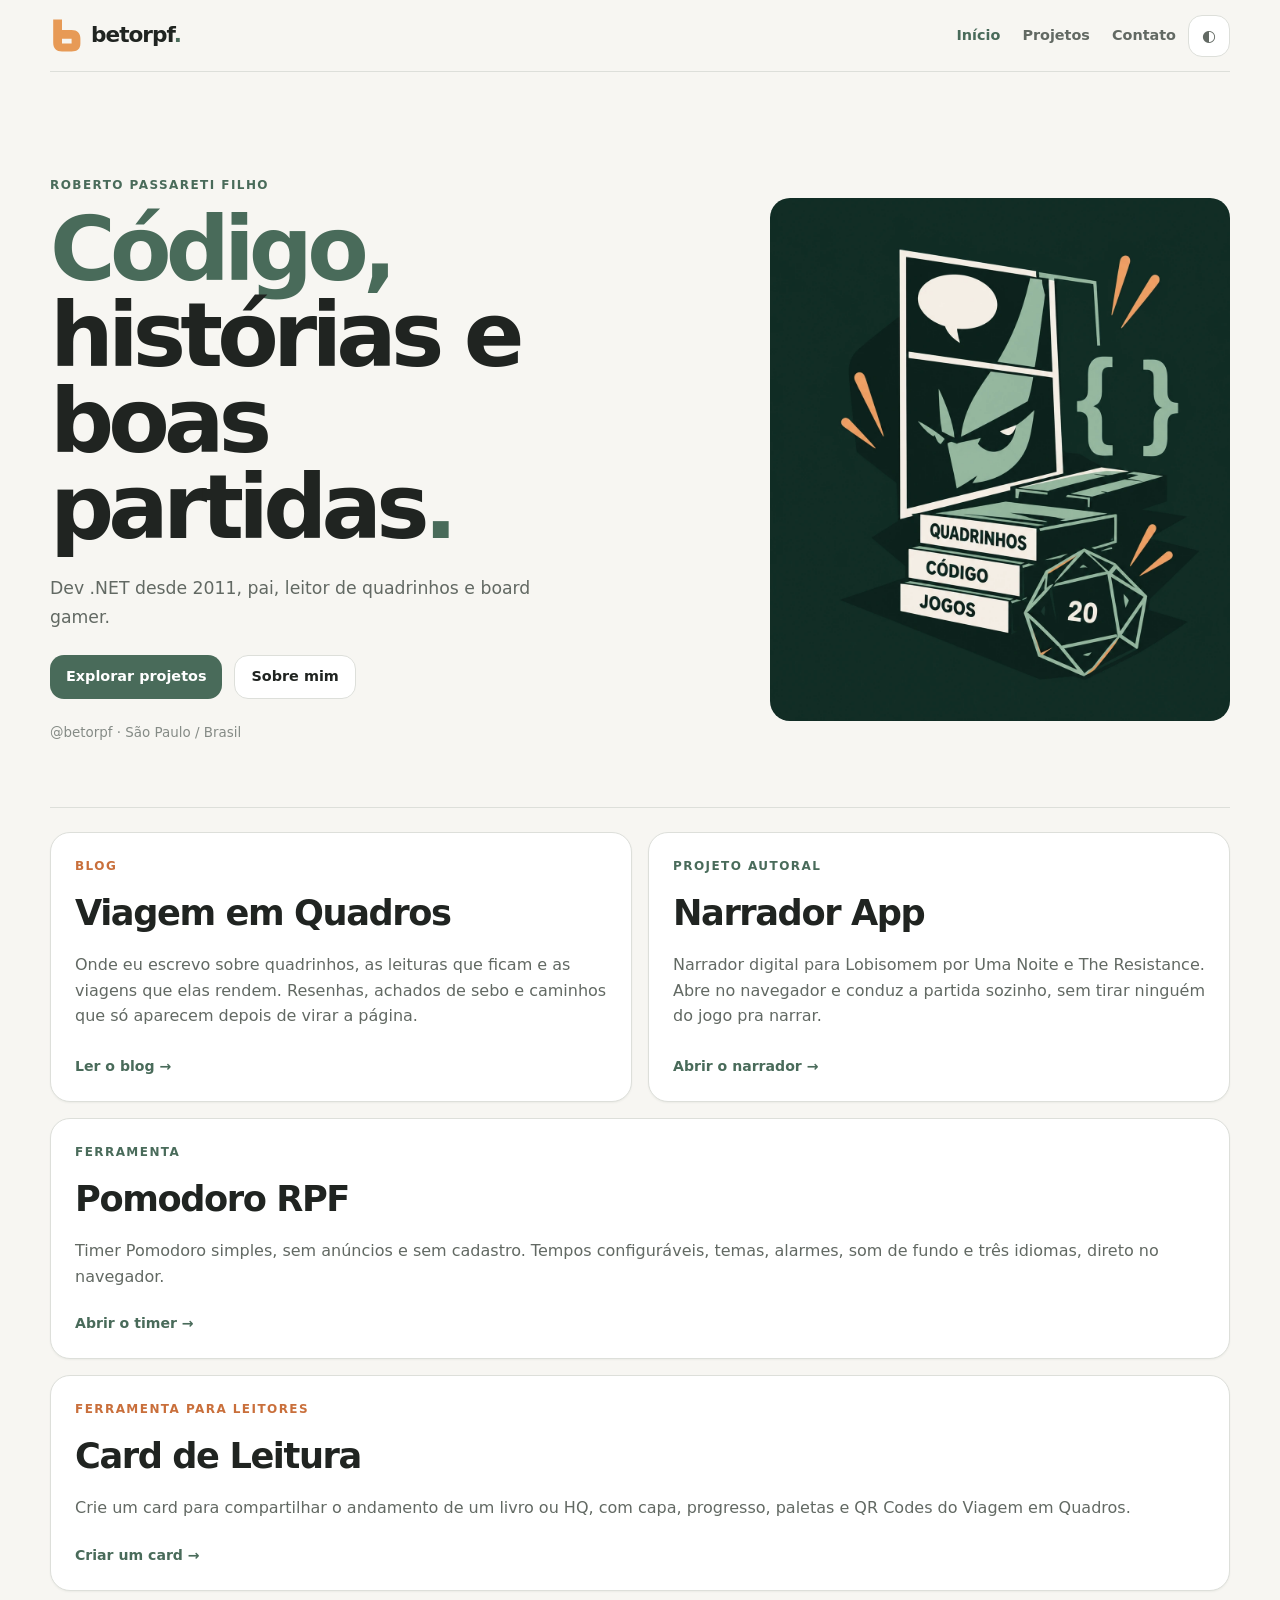
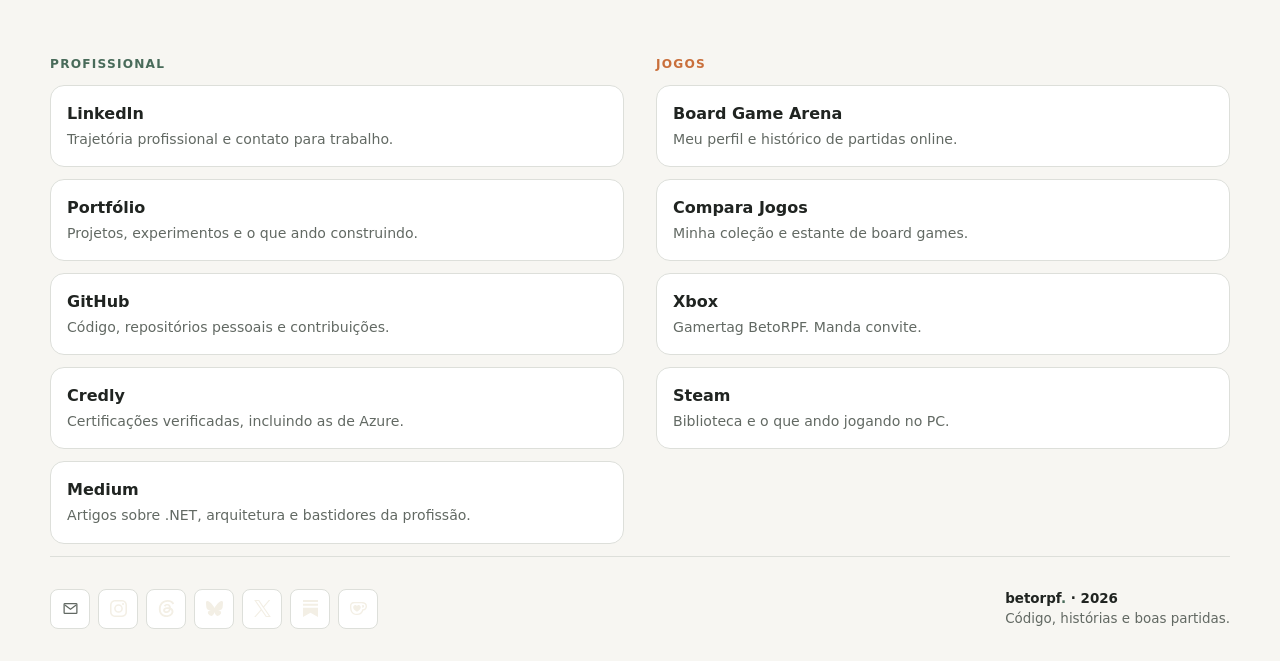
<file: index.html>
<!DOCTYPE html>
<html lang="pt-BR">
<head>
<meta charset="utf-8">
<meta name="viewport" content="width=device-width, initial-scale=1">
<title>betorpf — Roberto Passareti Filho</title>
<meta name="description" content="Roberto Passareti Filho (@betorpf), dev .NET em São Paulo. Projetos, artigos, quadrinhos e board games.">
<meta name="theme-color" content="#F7F6F2">
<meta http-equiv="Content-Security-Policy" content="default-src 'self'; base-uri 'self'; object-src 'none'; script-src 'self'; style-src 'self' https://fonts.googleapis.com; font-src https://fonts.gstatic.com; img-src 'self' data:; connect-src 'self'; form-action https://api.web3forms.com; frame-src 'none'; upgrade-insecure-requests">

<meta property="og:type" content="profile">
<meta property="og:url" content="https://betorpf.com.br/">
<meta property="og:title" content="Roberto Passareti Filho">
<meta property="og:description" content="Dev .NET em São Paulo, pai, leitor de quadrinhos e board gamer.">
<meta property="og:image" content="https://betorpf.com.br/assets/og.jpg">
<meta name="twitter:card" content="summary_large_image">

<link rel="icon" type="image/png" sizes="32x32" href="assets/favicon-32.png">
<link rel="icon" type="image/png" sizes="512x512" href="assets/favicon.png">
<link rel="icon" type="image/svg+xml" href="assets/favicon.svg">
<link rel="apple-touch-icon" href="assets/apple-touch-icon.png">
<link rel="preconnect" href="https://fonts.googleapis.com">
<link rel="preconnect" href="https://fonts.gstatic.com" crossorigin>
<link href="https://fonts.googleapis.com/css2?family=Bricolage+Grotesque:opsz,wght@12..96,600;12..96,800&family=IBM+Plex+Mono:wght@400;600&family=IBM+Plex+Sans:wght@400;500&display=swap" rel="stylesheet">

<script src="assets/js/theme.js"></script>
<link rel="stylesheet" href="assets/css/tokens.css">
<link rel="stylesheet" href="assets/css/base.css">
<link rel="stylesheet" href="assets/css/components.css">
<link rel="stylesheet" href="assets/styles.css">
</head>

<body class="section-home">
<div class="container wrap">

  <header class="global-header">
    <a class="brand" href="/" aria-label="betorpf — início">
      <img src="assets/logo-b.svg" width="38" height="42" alt="">
      <span class="brand-name">betorpf<span class="brand-dot">.</span></span>
    </a>
    <div class="header-actions">
      <nav class="site-nav" aria-label="Navegação principal" data-open="false">
        <a href="/" aria-current="page">Início</a>
        <a href="/portfolio/">Projetos</a>
        <button type="button" data-open-contact>Contato</button>
      </nav>
      <button class="theme-toggle" type="button" data-theme-toggle aria-label="Alternar tema" aria-pressed="false">◐</button>
      <button class="menu-toggle" type="button" data-menu-toggle aria-label="Abrir navegação" aria-expanded="false">☰</button>
    </div>
  </header>

  <main>
  <section class="hero" aria-labelledby="hero-title">
    <div class="hero-copy">
      <p class="eyebrow">Roberto Passareti Filho</p>
      <h1 id="hero-title"><span class="i">Código,</span><br>histórias e<br>boas partidas<span class="brand-dot">.</span></h1>
      <p class="bio">Dev .NET desde 2011, pai, leitor de quadrinhos e board gamer.</p>
      <div class="hero-actions">
        <a class="primary-link" href="#projetos">Explorar projetos</a>
        <a class="secondary-link" href="/portfolio/">Sobre mim</a>
      </div>
      <p class="location">@betorpf · São Paulo / Brasil</p>
    </div>
    <img class="hero-art" src="assets/ilustracao-verde.webp" width="1176" height="1338" fetchpriority="high" alt="Ilustração de quadrinhos, livros de código e jogos, chaves de programação e um dado de vinte lados, em verde e laranja.">
  </section>

  <div class="highlights" id="projetos">
    <a class="featured featured--blog" href="https://viagememquadros.blogspot.com/">
      <span class="kicker">Blog</span>
      <h2>Viagem em Quadros</h2>
      <p>Onde eu escrevo sobre quadrinhos, as leituras que ficam e as viagens que elas rendem. Resenhas, achados de sebo e caminhos que só aparecem depois de virar a página.</p>
      <span class="go">Ler o blog →</span>
    </a>
    <a class="featured featured--app" href="https://www.narrador.app.br">
      <span class="kicker">Projeto autoral</span>
      <h2>Narrador App</h2>
      <p>Narrador digital para Lobisomem por Uma Noite e The Resistance. Abre no navegador e conduz a partida sozinho, sem tirar ninguém do jogo pra narrar.</p>
      <span class="go">Abrir o narrador →</span>
    </a>
    <a class="featured featured--app featured--wide" href="/pomodoro/">
      <span class="kicker">Ferramenta</span>
      <h2>Pomodoro RPF</h2>
      <p>Timer Pomodoro simples, sem anúncios e sem cadastro. Tempos configuráveis, temas, alarmes, som de fundo e três idiomas, direto no navegador.</p>
      <span class="go">Abrir o timer →</span>
    </a>
    <a class="featured featured--blog featured--wide" href="/cardleitura/">
      <span class="kicker">Ferramenta para leitores</span>
      <h2>Card de Leitura</h2>
      <p>Crie um card para compartilhar o andamento de um livro ou HQ, com capa, progresso, paletas e QR Codes do Viagem em Quadros.</p>
      <span class="go">Criar um card →</span>
    </a>
  </div>

  <div class="split">

    <section class="col col--work">
      <h3>Profissional</h3>
      <a class="item" href="https://www.linkedin.com/in/roberto-passareti-filho-6681a279/">
        <span class="name">LinkedIn</span>
        <span class="desc">Trajetória profissional e contato para trabalho.</span>
      </a>
      <a class="item" href="/portfolio/">
        <span class="name">Portfólio</span>
        <span class="desc">Projetos, experimentos e o que ando construindo.</span>
      </a>
      <a class="item" href="https://github.com/betorpf">
        <span class="name">GitHub</span>
        <span class="desc">Código, repositórios pessoais e contribuições.</span>
      </a>
      <a class="item" href="https://www.credly.com/users/roberto-passareti-filho/badges">
        <span class="name">Credly</span>
        <span class="desc">Certificações verificadas, incluindo as de Azure.</span>
      </a>
      <a class="item" href="https://medium.com/@betorpf">
        <span class="name">Medium</span>
        <span class="desc">Artigos sobre .NET, arquitetura e bastidores da profissão.</span>
      </a>
    </section>

    <section class="col col--play">
      <h3>Jogos</h3>
      <a class="item" href="https://boardgamearena.com/player?id=83894915">
        <span class="name">Board Game Arena</span>
        <span class="desc">Meu perfil e histórico de partidas online.</span>
      </a>
      <a class="item" href="https://www.comparajogos.com.br/f/u/betorpf/summary">
        <span class="name">Compara Jogos</span>
        <span class="desc">Minha coleção e estante de board games.</span>
      </a>
      <a class="item" href="https://account.xbox.com/Profile?Gamertag=BetoRPF">
        <span class="name">Xbox</span>
        <span class="desc">Gamertag BetoRPF. Manda convite.</span>
      </a>
      <!-- TODO: confirme a URL do seu perfil Steam e troque abaixo -->
      <a class="item" href="https://steamcommunity.com/id/betorpf">
        <span class="name">Steam</span>
        <span class="desc">Biblioteca e o que ando jogando no PC.</span>
      </a>
    </section>

  </div>

  </main>

  <footer class="global-footer bottom">
    <div class="chips">
      <button class="chip chip--icon" type="button" data-open-contact aria-label="Contato" title="Contato">
        <svg viewBox="0 0 24 24" aria-hidden="true" fill="none" stroke="currentColor" stroke-width="1.8"><rect x="3" y="5" width="18" height="14" rx="1"></rect><path d="m4 7 8 6 8-6"></path></svg>
        <span class="sr-only">Contato</span>
      </button>
      <a class="chip chip--icon" href="https://www.instagram.com/betorpf/" aria-label="Instagram" title="Instagram"><img src="assets/icons/social/instagram.svg" width="17" height="17" alt=""></a>
      <a class="chip chip--icon" href="https://www.threads.net/@betorpf" aria-label="Threads" title="Threads"><img src="assets/icons/social/threads.svg" width="17" height="17" alt=""></a>
      <a class="chip chip--icon" href="https://bsky.app/profile/betorpf.bsky.social" aria-label="Bluesky" title="Bluesky"><img src="assets/icons/social/bluesky.svg" width="17" height="17" alt=""></a>
      <a class="chip chip--icon" href="https://x.com/betorpf" aria-label="X" title="X"><img src="assets/icons/social/x.svg" width="17" height="17" alt=""></a>
      <a class="chip chip--icon" href="https://substack.com/@betorpf" aria-label="Substack" title="Substack"><img src="assets/icons/social/substack.svg" width="17" height="17" alt=""></a>
      <a class="chip chip--icon chip--kofi" href="https://ko-fi.com/betorpf" aria-label="Me pague um café no Ko-fi" title="Me pague um café"><img src="assets/icons/social/kofi.svg" width="17" height="17" alt=""></a>
    </div>
    <div><p class="footer-brand">betorpf<span class="brand-dot">.</span> · <span id="ano">2026</span></p><p>Código, histórias e boas partidas.</p></div>
  </footer>

  <dialog class="contact-modal" id="contato" aria-labelledby="contact-title">
    <div class="contact-shell">
      <div class="contact-head">
        <div class="contact-copy">
          <span class="kicker">Contato</span>
          <h2 id="contact-title">Entre em contato</h2>
          <p>Envie uma mensagem sobre trabalho, projetos ou outro assunto.</p>
        </div>
        <button class="modal-close" type="button" data-close-contact aria-label="Fechar formulário de contato">Fechar ×</button>
      </div>

      <form class="contact-form" action="https://api.web3forms.com/submit" method="POST">
        <input type="hidden" name="access_key" value="97578b9b-ad10-41a1-86e0-93b9ee09f44c">
        <input type="hidden" name="subject" value="Contato via betorpf.com.br">
        <input type="hidden" name="from_name" value="betorpf.com.br">
        <input type="hidden" name="redirect" value="https://betorpf.com.br/obrigado.html">
        <input class="botcheck" type="checkbox" name="botcheck" tabindex="-1" autocomplete="off">

        <div class="field">
          <label for="contact-name">Seu nome <span class="optional">(opcional)</span></label>
          <input id="contact-name" type="text" name="name" autocomplete="name" maxlength="100" placeholder="Como posso chamar você?">
        </div>

        <div class="field">
          <label for="contact-email">Seu e-mail <span class="optional">(opcional)</span></label>
          <input id="contact-email" type="email" name="email" autocomplete="email" maxlength="254" placeholder="Se quiser receber uma resposta">
        </div>

        <div class="field">
          <label for="contact-message">Mensagem</label>
          <textarea id="contact-message" name="message" maxlength="5000" required placeholder="Escreva sua mensagem"></textarea>
        </div>

        <button class="submit" type="submit">Enviar mensagem</button>
        <p class="privacy-note">Seu e-mail será usado somente para responder esta mensagem.</p>
      </form>
    </div>
  </dialog>

</div>

<script src="assets/js/site-shell.js" defer></script>
<script src="assets/site.js" defer></script>

<!-- Analytics: cole aqui o snippet do GoatCounter, Plausible ou Umami quando quiser medir cliques. -->
</body>
</html>
</file>
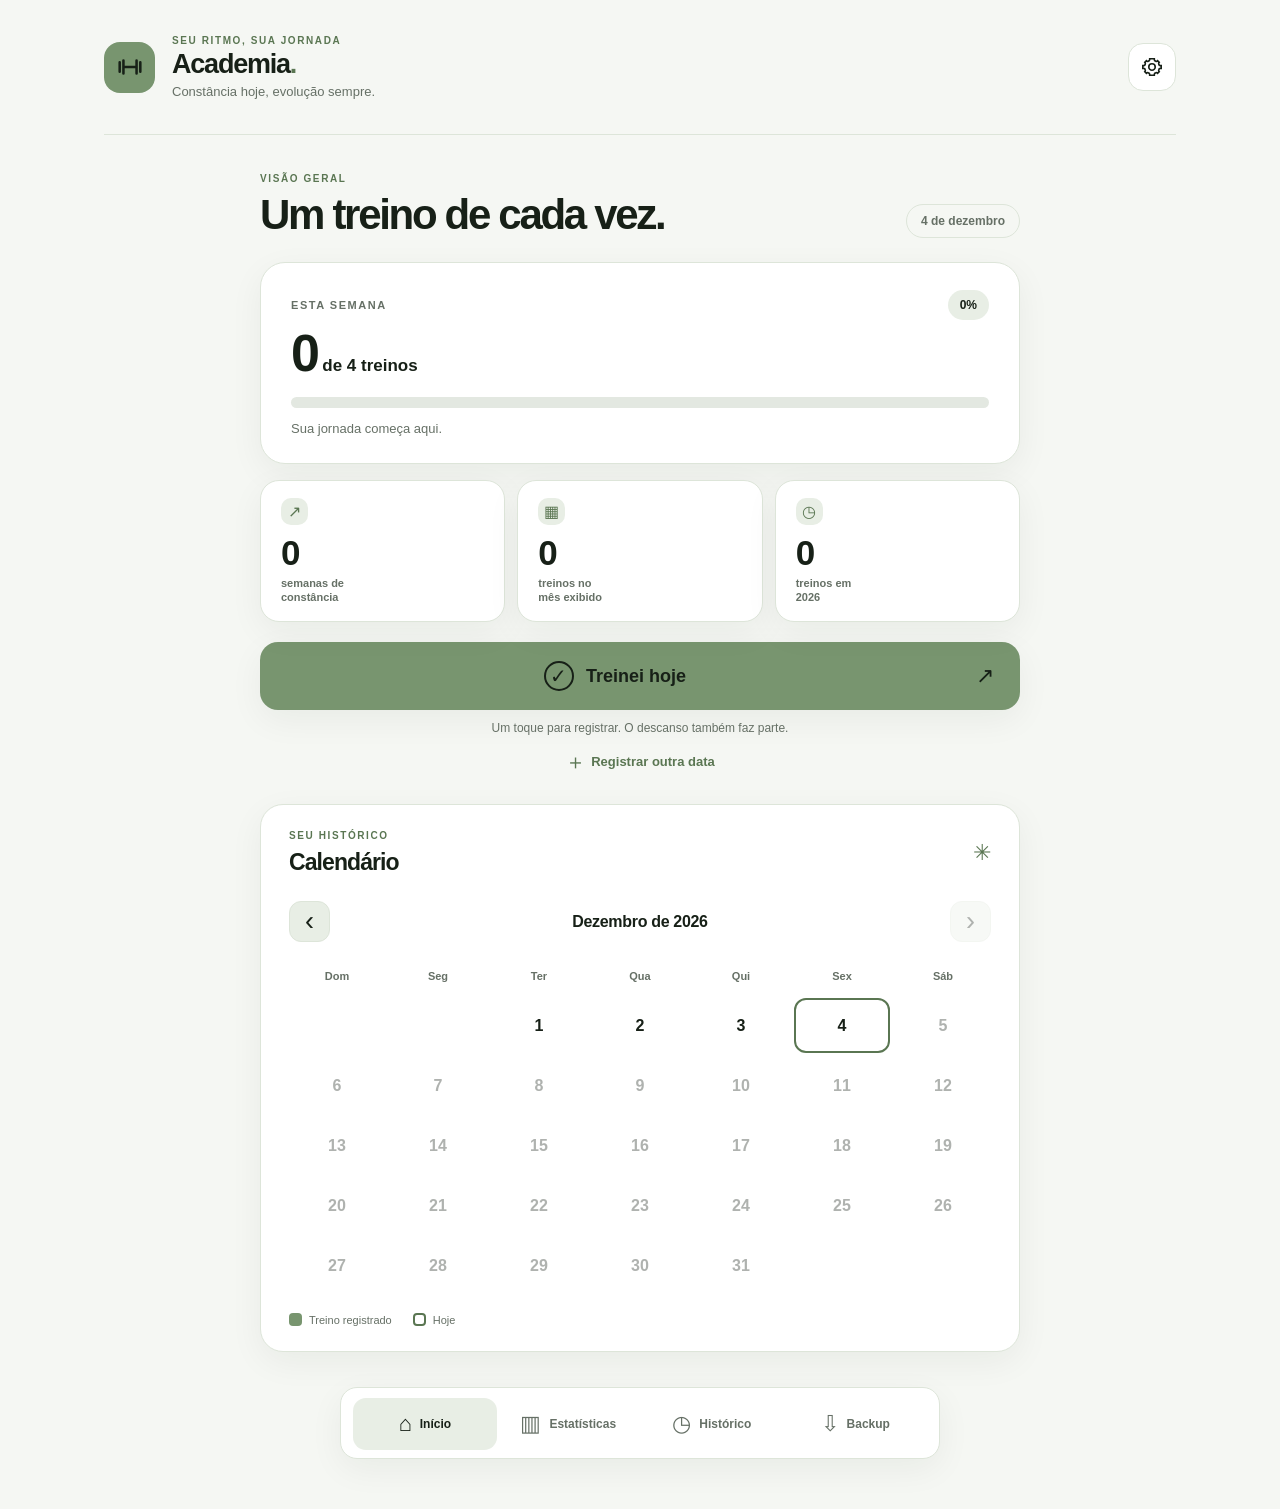
<file: academia/index.html>
<!doctype html>
<html lang="pt-BR" data-color-theme="soft-sage" data-mode="light">
<head>
  <meta charset="utf-8">
  <meta name="viewport" content="width=device-width, initial-scale=1">
  <meta name="theme-color" content="#F5F7F3">
  <meta name="description" content="Acompanhe sua constância na academia com um toque, calendário e metas semanais. Seus dados ficam no seu navegador.">
  <meta http-equiv="Content-Security-Policy" content="default-src 'self'; base-uri 'self'; object-src 'none'; script-src 'self'; style-src 'self'; img-src 'self' data:; connect-src 'self'; frame-src 'none'">
  <title>Academia — constância em cada semana</title>
  <link rel="icon" type="image/svg+xml" href="../assets/favicon.svg">
  <link rel="stylesheet" href="themes.css">
  <link rel="stylesheet" href="styles.css">
  <script type="module" src="js/app.mjs"></script>
</head>
<body>
  <div class="app-shell">
    <header class="app-header">
      <a class="brand-mark" href="../" aria-label="Voltar para betorpf.com.br"><svg viewBox="0 0 32 32" fill="none" stroke="currentColor" stroke-width="2.7" stroke-linecap="round" aria-hidden="true"><path d="M9 16h14M5 11v10M9 9v14M23 9v14M27 11v10"/></svg></a>
      <div class="app-identity">
        <p class="eyebrow">SEU RITMO, SUA JORNADA</p>
        <h1>Academia<span class="title-dot">.</span></h1>
        <p>Constância hoje, evolução sempre.</p>
      </div>
      <button class="icon-button settings-button" id="open-settings" type="button" aria-label="Abrir configurações" title="Configurações">
        <svg viewBox="0 0 24 24" fill="none" stroke="currentColor" stroke-width="1.8" aria-hidden="true"><path d="M12 15.5a3.5 3.5 0 1 0 0-7 3.5 3.5 0 0 0 0 7Z"/><path d="M19.4 15a1.8 1.8 0 0 0 .36 1.99l.06.06-1.77 1.77-.06-.06A1.8 1.8 0 0 0 16 18.4a1.8 1.8 0 0 0-1.5 1.76V21h-5v-.84A1.8 1.8 0 0 0 8 18.4a1.8 1.8 0 0 0-1.99.36l-.06.06-1.77-1.77.06-.06A1.8 1.8 0 0 0 4.6 15a1.8 1.8 0 0 0-1.76-1.5H2v-3h.84A1.8 1.8 0 0 0 4.6 9a1.8 1.8 0 0 0-.36-1.99l-.06-.06 1.77-1.77.06.06A1.8 1.8 0 0 0 8 5.6a1.8 1.8 0 0 0 1.5-1.76V3h5v.84A1.8 1.8 0 0 0 16 5.6a1.8 1.8 0 0 0 1.99-.36l.06-.06 1.77 1.77-.06.06A1.8 1.8 0 0 0 19.4 9a1.8 1.8 0 0 0 1.76 1.5H22v3h-.84A1.8 1.8 0 0 0 19.4 15Z"/></svg>
      </button>
    </header>

    <main id="main-content">
      <section id="view-home" class="view active" aria-labelledby="home-heading">
        <div class="page-intro">
          <div><p class="eyebrow">VISÃO GERAL</p><h2 id="home-heading">Um treino de cada vez.</h2></div>
          <p id="today-label" class="date-pill"></p>
        </div>

        <section class="weekly-card" aria-labelledby="weekly-title">
          <div class="weekly-top"><p class="section-kicker" id="weekly-title">ESTA SEMANA</p><span id="weekly-percent" class="percent-badge">0%</span></div>
          <p class="weekly-count"><strong id="weekly-count">0</strong><span id="weekly-target"> de 4 treinos</span></p>
          <div class="progress-track" id="weekly-progress" role="progressbar" aria-label="Progresso da meta semanal" aria-valuemin="0" aria-valuemax="4" aria-valuenow="0"><span id="weekly-bar"></span></div>
          <p id="weekly-message" class="weekly-message">Sua jornada começa aqui.</p>
        </section>

        <div class="summary-grid" aria-label="Resumo de treinos">
          <article class="summary-card"><span class="summary-icon" aria-hidden="true">↗</span><strong id="streak-count">0</strong><span>semanas de<br>constância</span></article>
          <article class="summary-card"><span class="summary-icon" aria-hidden="true">▦</span><strong id="month-count">0</strong><span>treinos no<br>mês exibido</span></article>
          <article class="summary-card"><span class="summary-icon" aria-hidden="true">◷</span><strong id="year-count">0</strong><span>treinos em<br><span id="year-label"></span></span></article>
        </div>

        <button class="today-button" id="today-button" type="button"><span class="today-check" aria-hidden="true">✓</span><span id="today-button-text">Treinei hoje</span><span class="today-arrow" aria-hidden="true">↗</span></button>
        <p class="today-hint" id="today-hint">Um toque para registrar. O descanso também faz parte.</p>
        <button class="other-date-button" id="other-date-button" type="button"><span aria-hidden="true">＋</span> Registrar outra data</button>

        <section class="panel calendar-panel" aria-labelledby="calendar-heading">
          <div class="panel-heading"><div><p class="eyebrow">SEU HISTÓRICO</p><h3 id="calendar-heading">Calendário</h3></div><span class="heading-symbol" aria-hidden="true">✳</span></div>
          <div class="month-control"><button class="month-arrow" id="previous-month" type="button" aria-label="Mês anterior">‹</button><h4 id="calendar-month"></h4><button class="month-arrow" id="next-month" type="button" aria-label="Próximo mês">›</button></div>
          <div class="weekday-row" aria-hidden="true"><span>Dom</span><span>Seg</span><span>Ter</span><span>Qua</span><span>Qui</span><span>Sex</span><span>Sáb</span></div>
          <div class="calendar-grid" id="calendar-grid" aria-label="Dias do mês"></div>
          <div class="calendar-legend"><span><i class="legend-training"></i> Treino registrado</span><span><i class="legend-today"></i> Hoje</span></div>
        </section>
      </section>

      <section id="view-stats" class="view" aria-labelledby="stats-heading" hidden>
        <div class="page-intro"><div><p class="eyebrow">OLHE O CAMINHO</p><h2 id="stats-heading">Sua constância.</h2></div></div>
        <div class="segmented" role="group" aria-label="Período das estatísticas"><button type="button" data-period="week">Semana</button><button type="button" data-period="month">Mês</button><button type="button" data-period="year" aria-pressed="true">Ano</button></div>
        <section class="panel stats-hero" aria-labelledby="stats-period-title"><p class="eyebrow" id="stats-period-title">ESTE ANO</p><p class="stats-big"><strong id="stats-total">0</strong><span>treinos</span></p><p id="stats-subtitle" class="muted"></p></section>
        <div class="streak-grid"><article class="panel"><p class="eyebrow">SEQUÊNCIA ATUAL</p><strong id="stats-current">0</strong><span>semanas com meta cumprida</span></article><article class="panel"><p class="eyebrow">MELHOR SEQUÊNCIA</p><strong id="stats-best">0</strong><span>semanas com meta cumprida</span></article></div>
        <section class="panel heatmap-panel" id="heatmap-panel" aria-labelledby="heatmap-heading"><div class="panel-heading"><div><p class="eyebrow">DIA A DIA</p><h3 id="heatmap-heading">Atividade em <span id="heatmap-year"></span></h3></div></div><p class="muted small">Deslize para ver o ano inteiro.</p><div class="heatmap-scroll"><div class="heatmap-months" id="heatmap-months"></div><div class="heatmap-grid" id="heatmap-grid" role="img"></div></div><div class="calendar-legend"><span><i class="legend-training"></i> Treino</span><span><i class="legend-empty"></i> Sem registro</span></div></section>
        <section class="panel recent-panel" aria-labelledby="recent-heading"><div class="panel-heading"><div><p class="eyebrow">RITMO RECENTE</p><h3 id="recent-heading">Últimas 12 semanas</h3></div></div><div class="recent-grid" id="recent-weeks"></div></section>
      </section>

      <section id="view-history" class="view" aria-labelledby="history-heading" hidden><div class="page-intro"><div><p class="eyebrow">CADA DIA CONTA</p><h2 id="history-heading">Histórico.</h2></div></div><p class="muted intro-copy">Se precisar corrigir um registro, remova aqui ou toque no dia pelo calendário.</p><div id="history-list" class="history-list"></div></section>

      <section id="view-backup" class="view" aria-labelledby="backup-heading" hidden><div class="page-intro"><div><p class="eyebrow">SEUS DADOS</p><h2 id="backup-heading">Backup.</h2></div></div><section class="panel backup-panel"><span class="backup-icon" aria-hidden="true">⇩</span><h3>Leve seu progresso com você.</h3><p>Os treinos ficam guardados neste navegador. Exporte um arquivo para salvar uma cópia ou restaurar em outro dispositivo.</p><div class="backup-actions"><button id="export-button" class="button-primary" type="button">Exportar JSON</button><button id="import-button" class="button-secondary" type="button">Importar JSON</button></div><input id="import-file" type="file" accept=".json,application/json" hidden></section><p class="privacy-note">Sem conta e sem sincronização automática. Guarde seu backup em um lugar seguro.</p></section>
    </main>

    <nav class="bottom-nav" aria-label="Navegação do aplicativo"><button type="button" data-view="home" aria-current="page"><span aria-hidden="true">⌂</span>Início</button><button type="button" data-view="stats"><span aria-hidden="true">▥</span>Estatísticas</button><button type="button" data-view="history"><span aria-hidden="true">◷</span>Histórico</button><button type="button" data-view="backup"><span aria-hidden="true">⇩</span>Backup</button></nav>
  </div>

  <dialog id="settings-dialog" class="app-dialog" aria-labelledby="settings-title">
    <div class="dialog-header"><div><p class="eyebrow">DO SEU JEITO</p><h2 id="settings-title">Configurações</h2></div><button type="button" class="dialog-close" data-close="settings-dialog" aria-label="Fechar configurações">×</button></div>
    <div class="dialog-body">
      <section class="setting-group"><h3>Meta semanal</h3><p>Quantos dias você quer treinar por semana?</p><div class="goal-stepper"><button id="goal-minus" type="button" aria-label="Diminuir meta semanal">−</button><output id="goal-value" aria-live="polite">4</output><button id="goal-plus" type="button" aria-label="Aumentar meta semanal">+</button><span>treinos por semana</span></div></section>
      <section class="setting-group"><h3>Tema</h3><div class="choice-grid" id="theme-choices"><button type="button" data-theme-mode="auto">Automático</button><button type="button" data-theme-mode="light">Claro</button><button type="button" data-theme-mode="dark">Escuro</button></div></section>
      <section class="setting-group">
        <h3>Escolha seu estilo</h3>
        <div class="style-choices" id="style-choices">
          <button type="button" data-color-style="soft-sage"><span class="style-card-title">Soft Sage<span class="style-card-check" aria-hidden="true">✓</span></span><span class="palette-samples" aria-hidden="true"><i></i><i></i></span></button>
          <button type="button" data-color-style="cloudy-sky"><span class="style-card-title">Cloudy Sky<span class="style-card-check" aria-hidden="true">✓</span></span><span class="palette-samples" aria-hidden="true"><i></i><i></i></span></button>
          <button type="button" data-color-style="lemon-chiffon"><span class="style-card-title">Lemon Chiffon<span class="style-card-check" aria-hidden="true">✓</span></span><span class="palette-samples" aria-hidden="true"><i></i><i></i></span></button>
          <button type="button" data-color-style="cyprus"><span class="style-card-title">Cyprus<span class="style-card-check" aria-hidden="true">✓</span></span><span class="palette-samples" aria-hidden="true"><i></i><i></i></span></button>
          <button type="button" data-color-style="vulcanico"><span class="style-card-title">Vulcanico<span class="style-card-check" aria-hidden="true">✓</span></span><span class="palette-samples" aria-hidden="true"><i></i><i></i></span></button>
          <button type="button" data-color-style="cactus"><span class="style-card-title">Cactus<span class="style-card-check" aria-hidden="true">✓</span></span><span class="palette-samples" aria-hidden="true"><i></i><i></i><i></i></span></button>
          <button type="button" data-color-style="mediterranean"><span class="style-card-title">Mediterranean<span class="style-card-check" aria-hidden="true">✓</span></span><span class="palette-samples" aria-hidden="true"><i></i><i></i><i></i></span></button>
          <button type="button" data-color-style="glacier-red"><span class="style-card-title">Glacier Red<span class="style-card-check" aria-hidden="true">✓</span></span><span class="palette-samples" aria-hidden="true"><i></i><i></i></span></button>
        </div>
      </section>
    </div>
    <div class="dialog-footer"><button type="button" class="button-primary" data-close="settings-dialog">Concluir</button></div>
  </dialog>

  <dialog id="confirm-dialog" class="app-dialog confirm-dialog" aria-labelledby="confirm-title"><div class="dialog-header"><h2 id="confirm-title"></h2><button type="button" class="dialog-close" data-close="confirm-dialog" aria-label="Cancelar">×</button></div><p id="confirm-message"></p><div class="dialog-footer"><button type="button" class="button-secondary" data-close="confirm-dialog">Cancelar</button><button type="button" class="button-primary" id="confirm-action">Confirmar</button></div></dialog>
  <div id="toast" class="toast" role="status" aria-live="polite" hidden></div>
</body>
</html>
</file>
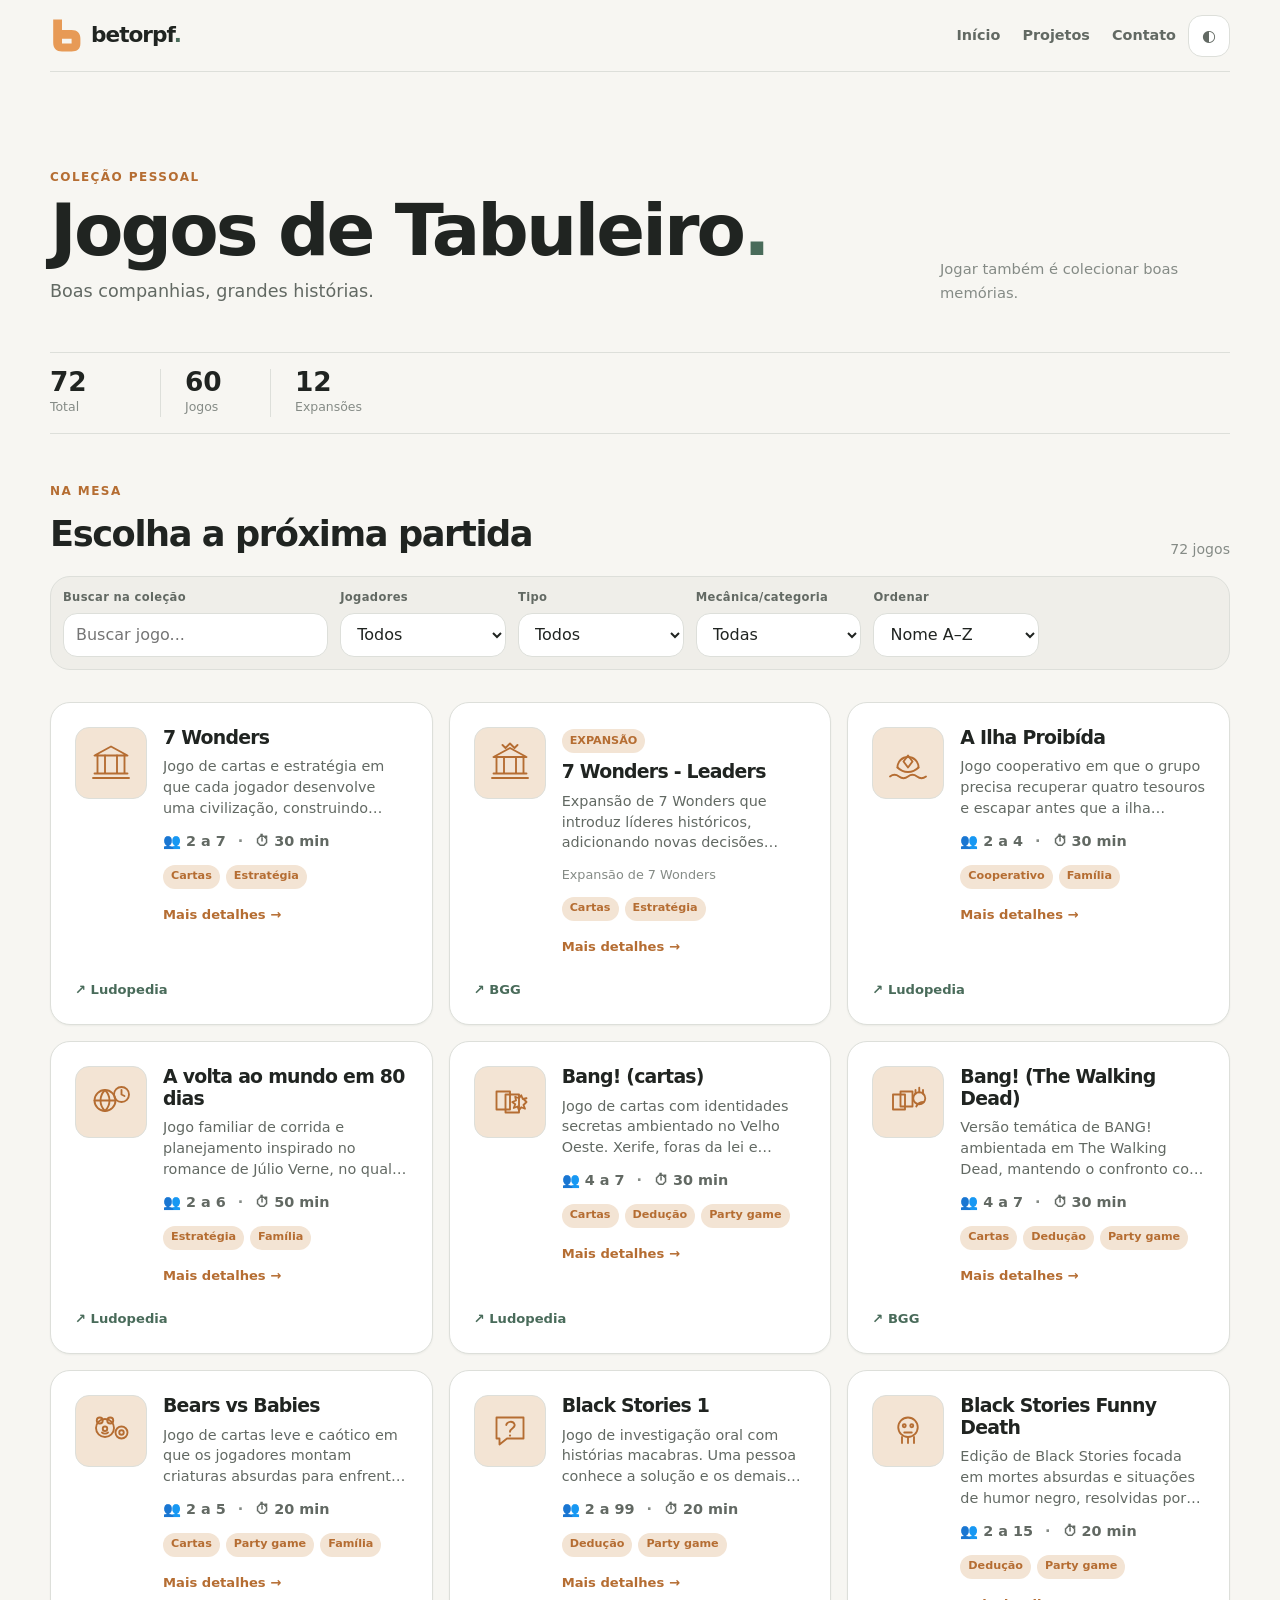
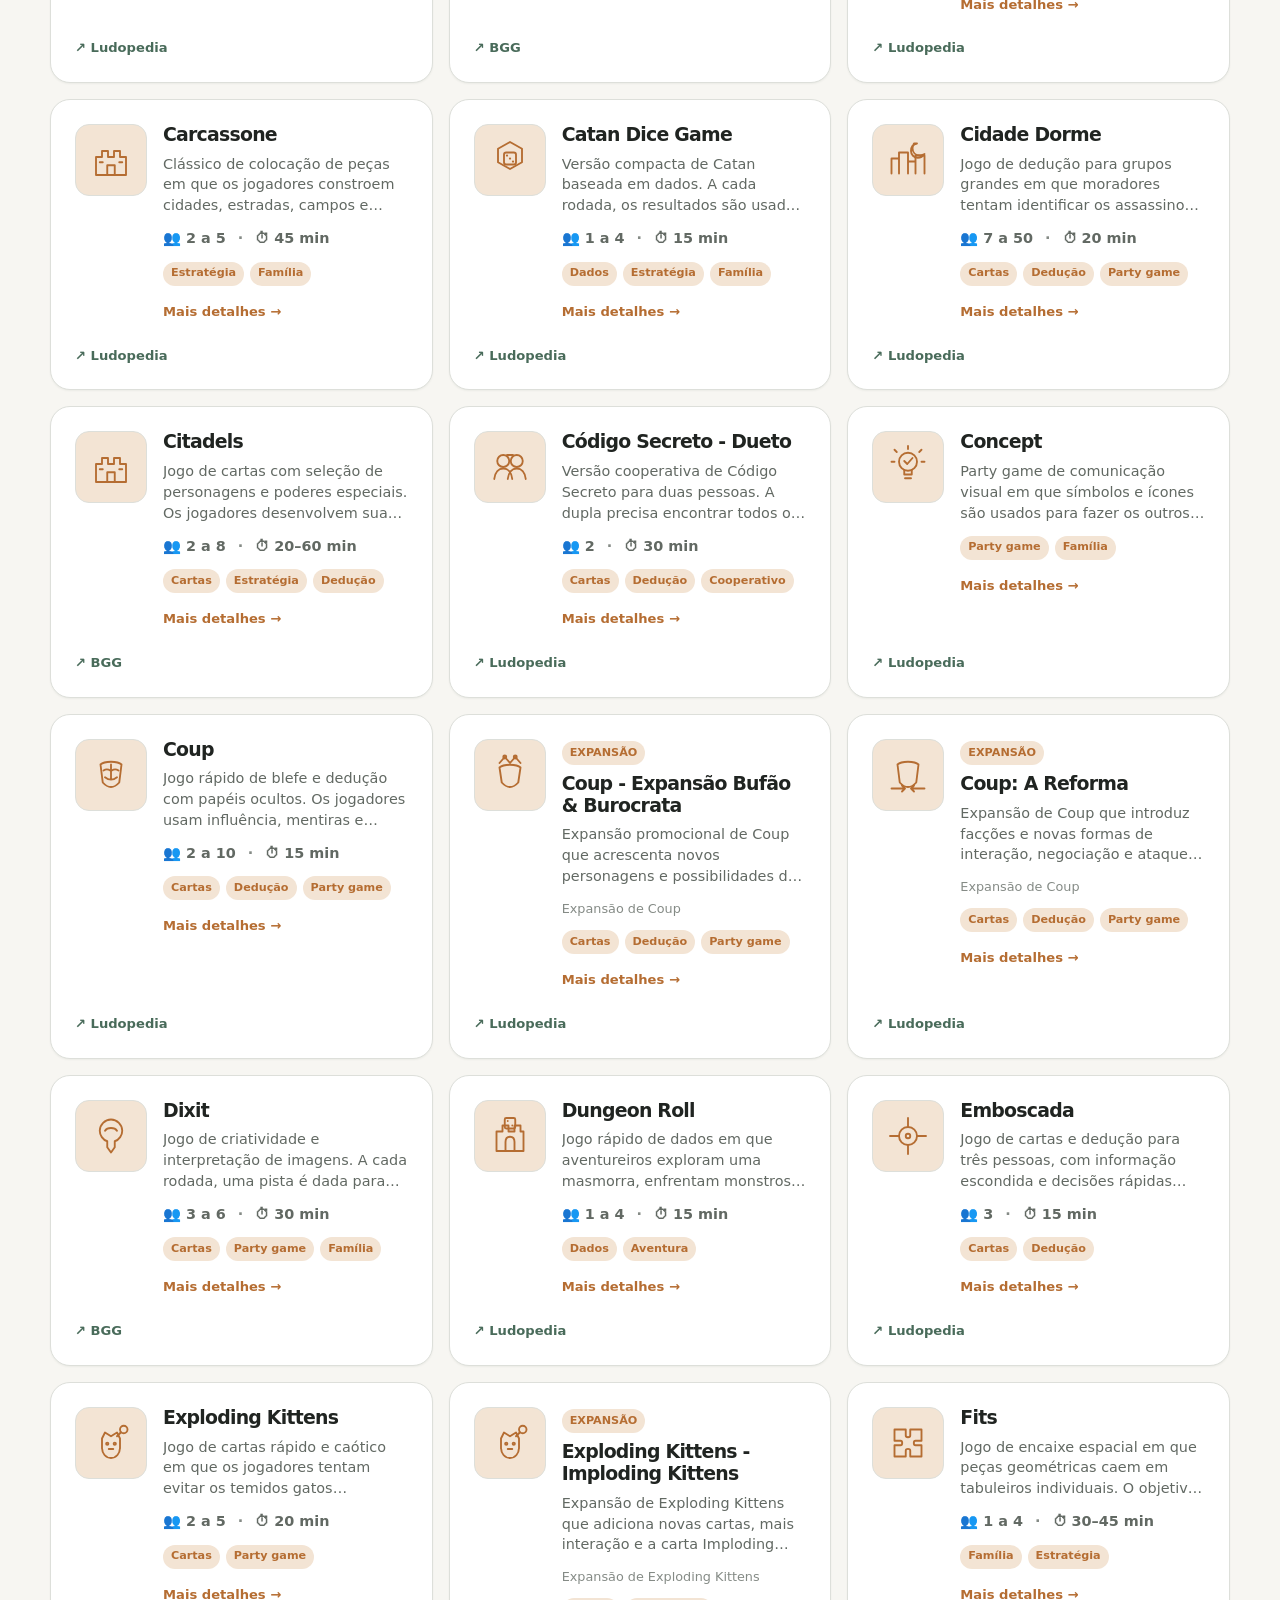
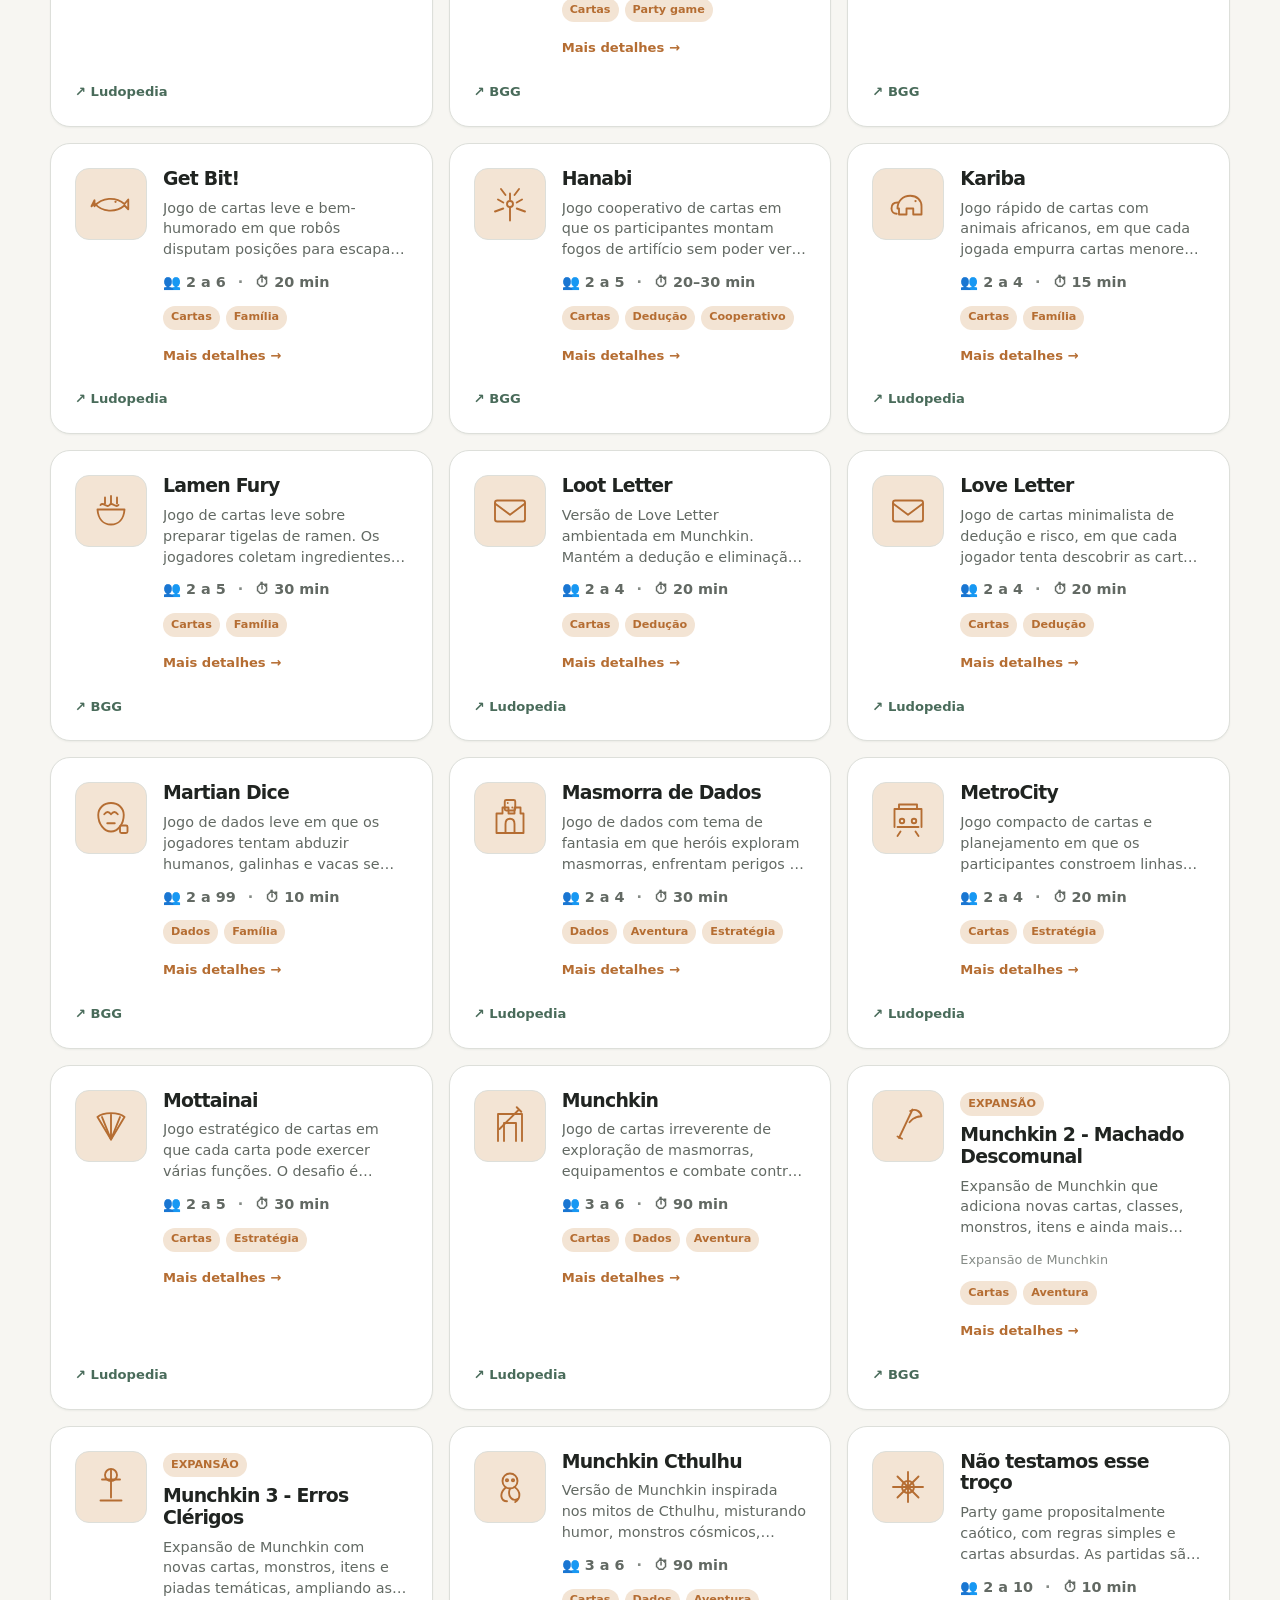
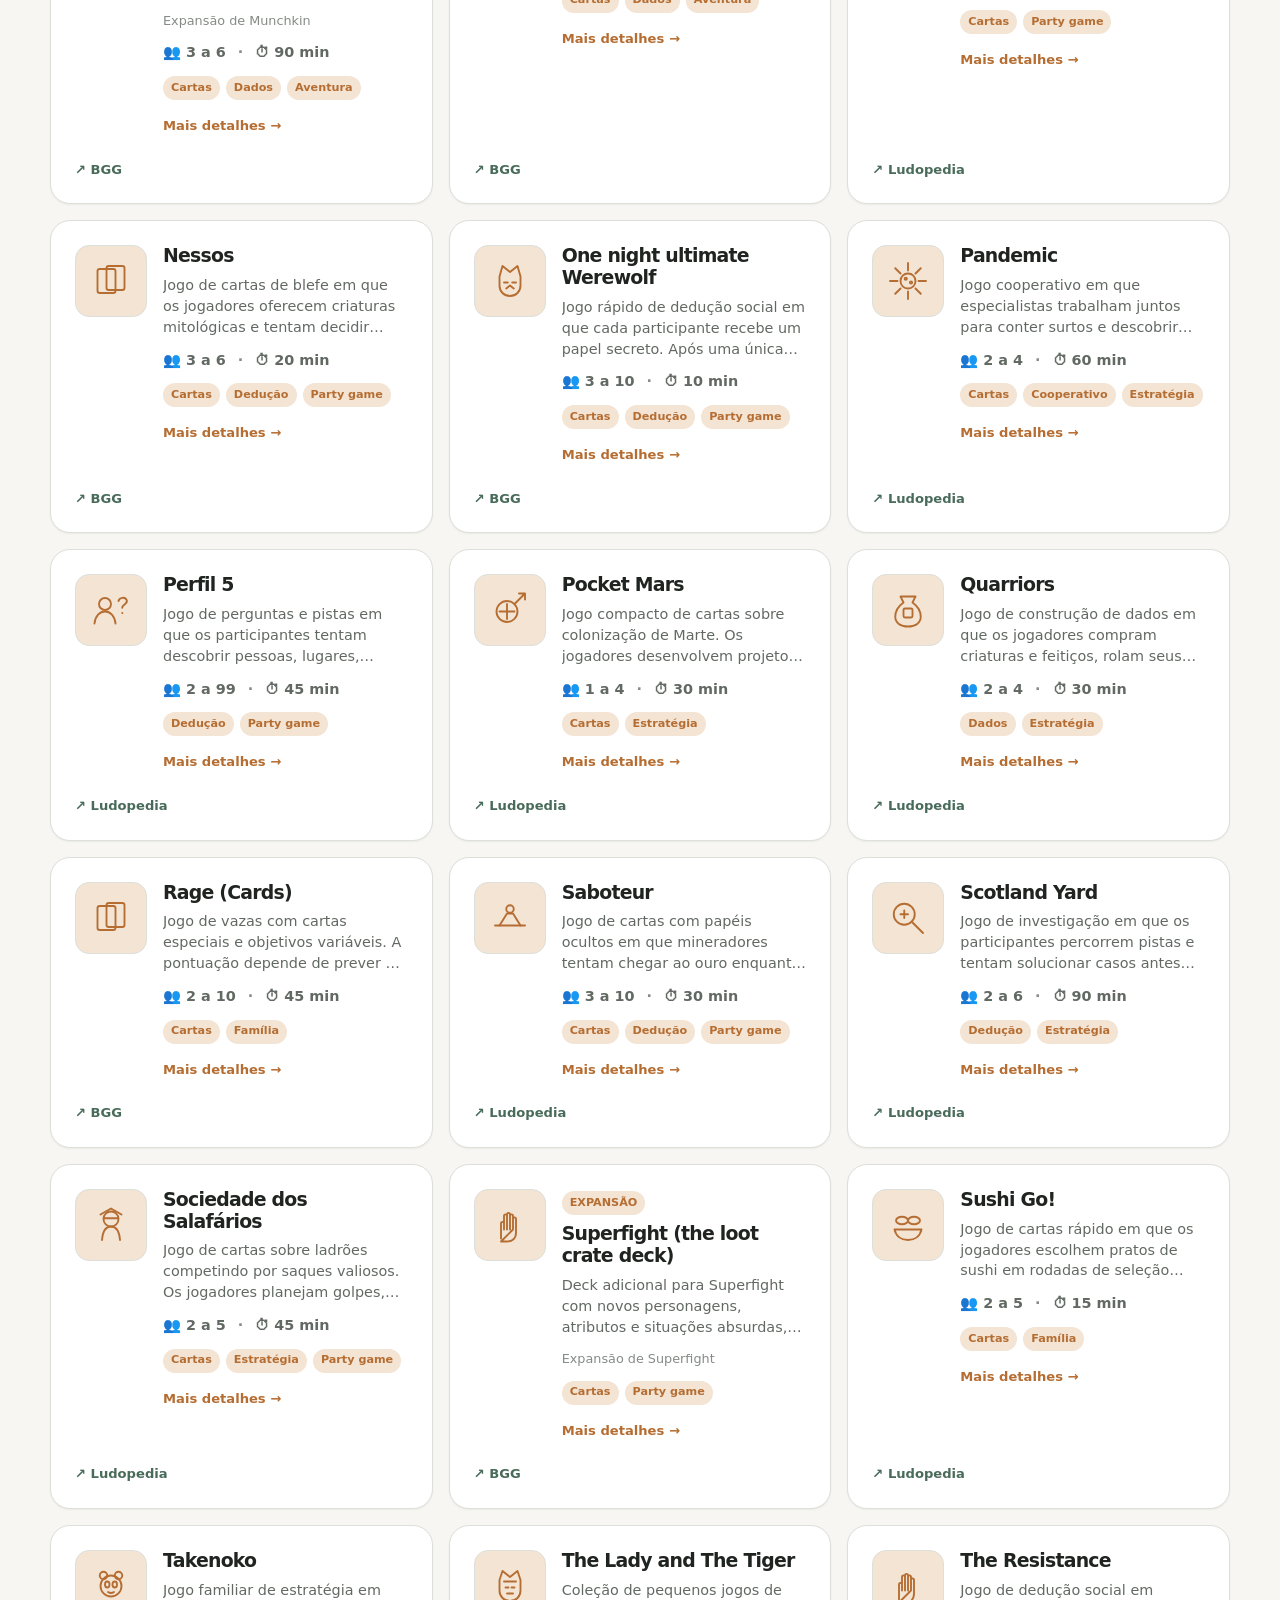
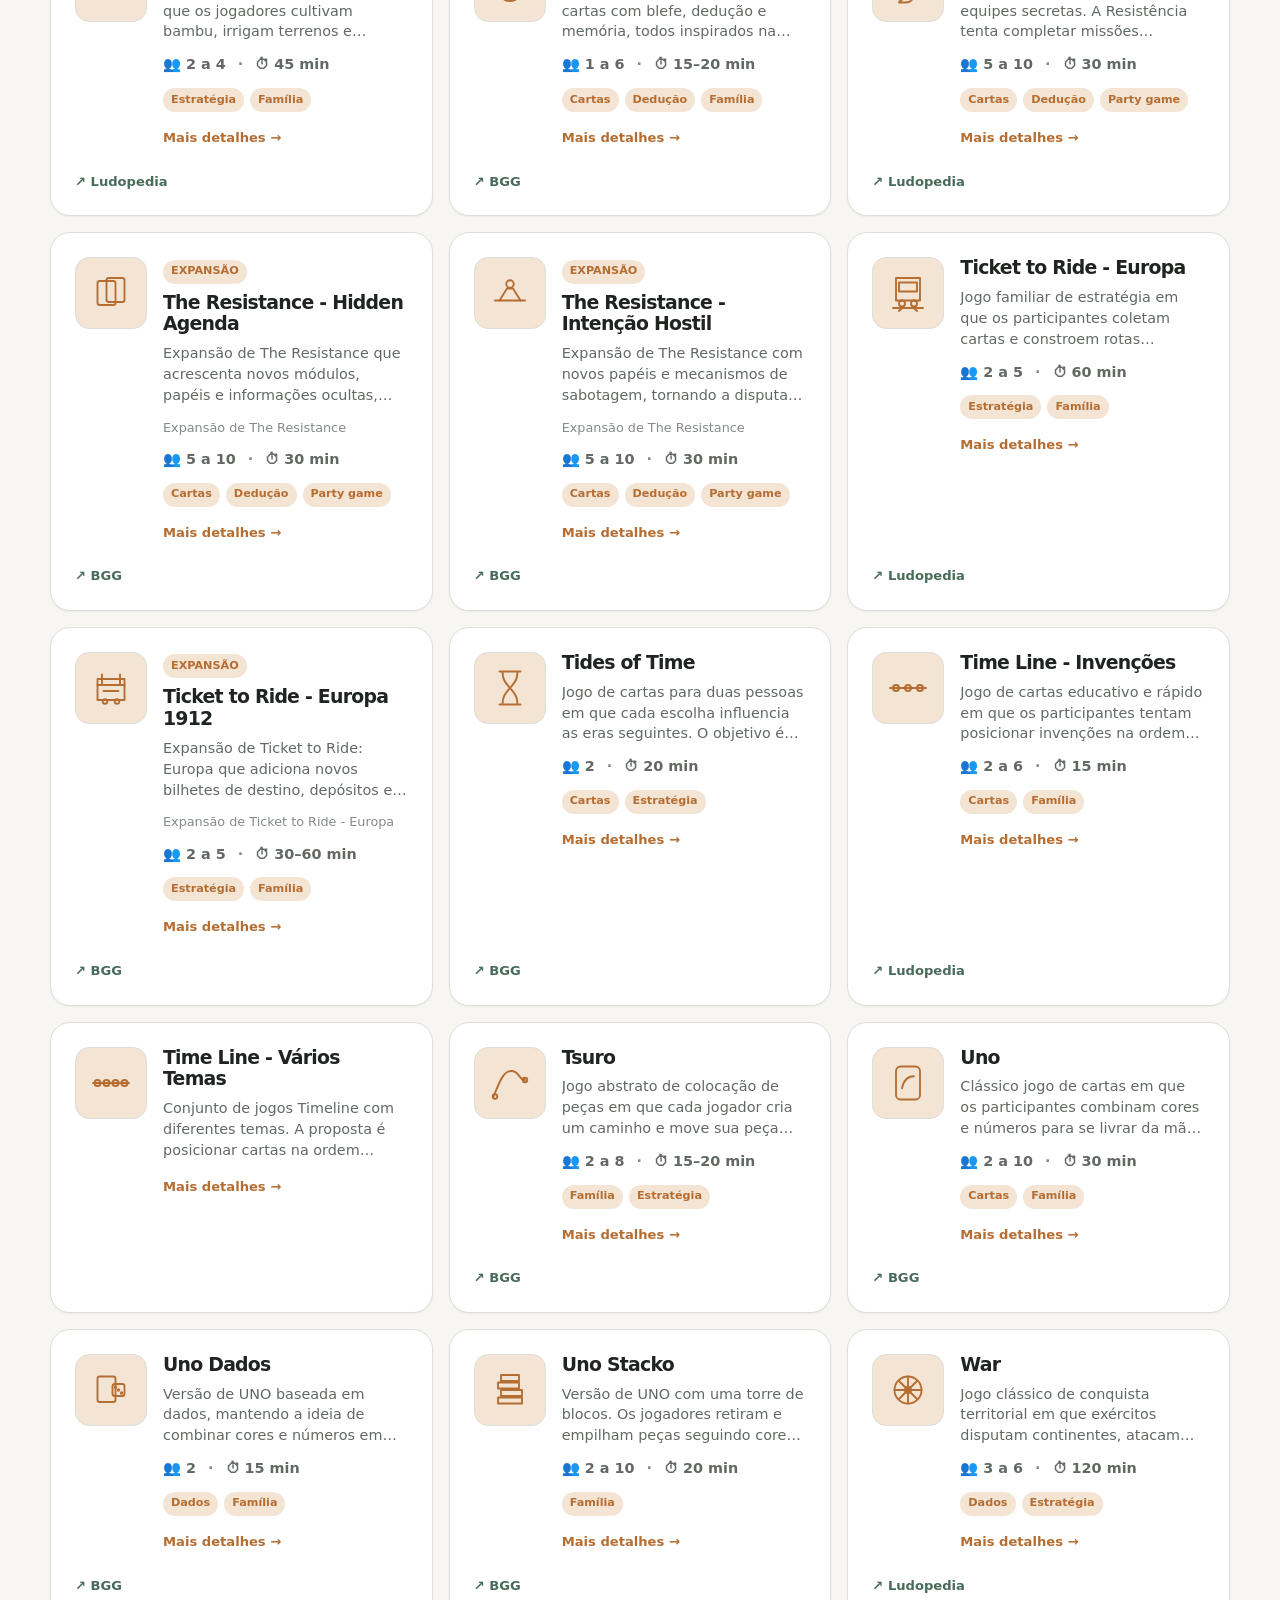
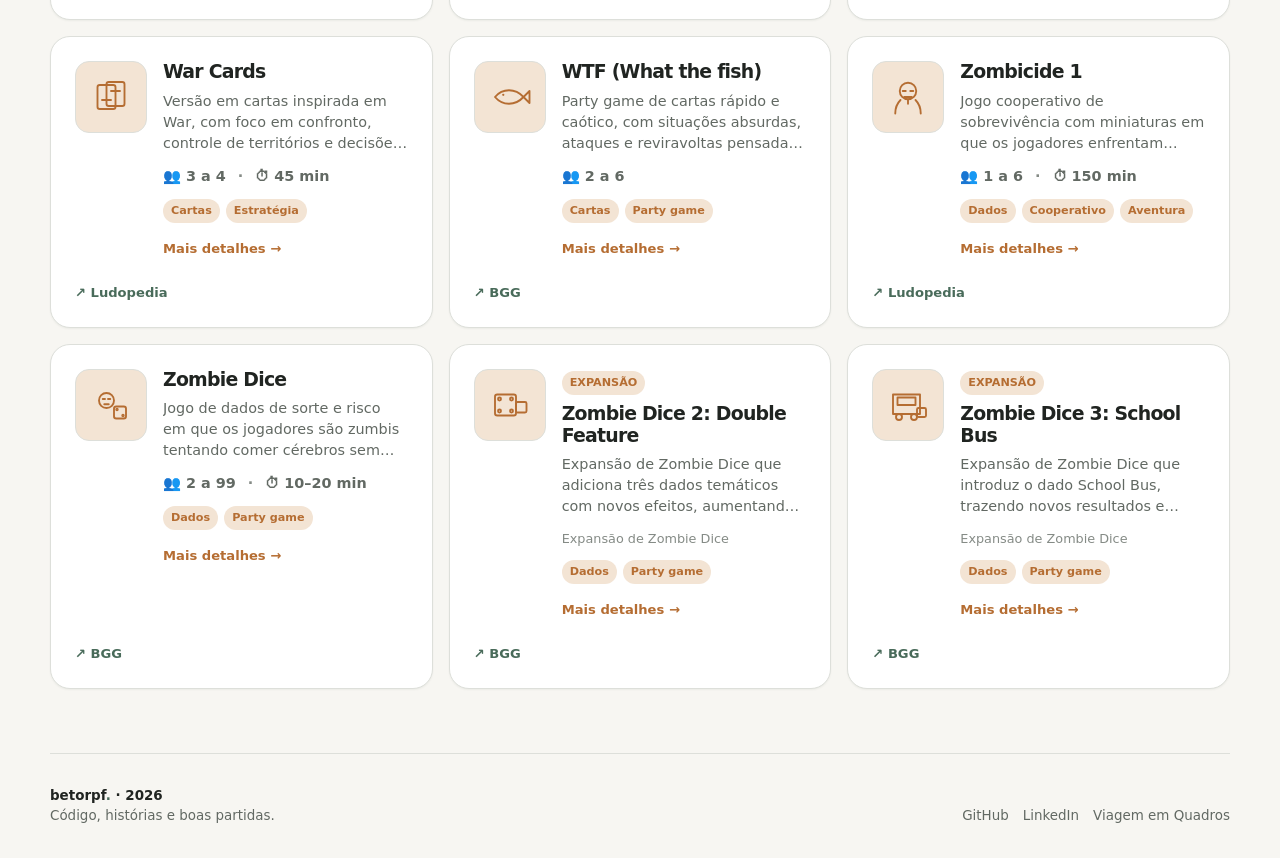
<file: boardgames/index.html>
<!DOCTYPE html>
<html lang="pt-BR">
<head>
  <meta charset="utf-8">
  <meta name="viewport" content="width=device-width, initial-scale=1">
  <meta name="description" content="Coleção pessoal de jogos de tabuleiro de Roberto Passareti Filho.">
  <meta name="theme-color" content="#F7F6F2">
  <meta http-equiv="Content-Security-Policy" content="default-src 'self'; base-uri 'self'; object-src 'none'; script-src 'self'; style-src 'self'; img-src 'self' data:; connect-src 'self'; frame-src 'none'; upgrade-insecure-requests">
  <title>Jogos de Tabuleiro | betorpf</title>
  <link rel="icon" type="image/png" sizes="32x32" href="../assets/favicon-32.png">
  <link rel="icon" type="image/svg+xml" href="../assets/favicon.svg">
  <link rel="apple-touch-icon" href="../assets/apple-touch-icon.png">
  <script src="../assets/js/theme.js"></script>
  <link rel="stylesheet" href="../assets/css/tokens.css">
  <link rel="stylesheet" href="../assets/css/base.css">
  <link rel="stylesheet" href="../assets/css/components.css">
  <link rel="stylesheet" href="../assets/css/collection.css">
  <link rel="stylesheet" href="styles.css">
</head>
<body class="collection-page section-boardgames">
  <div class="container">
    <header class="global-header">
      <a class="brand" href="../" aria-label="betorpf — início">
        <img src="../assets/logo-b.svg" width="38" height="42" alt="">
        <span>betorpf<span class="brand-dot">.</span></span>
      </a>
      <div class="header-actions">
        <nav class="site-nav" aria-label="Navegação principal" data-open="false">
          <a href="../">Início</a>
          <a href="../portfolio/">Projetos</a>
          <a href="../#contato">Contato</a>
        </nav>
        <button class="theme-toggle" type="button" data-theme-toggle aria-label="Alternar tema" aria-pressed="false">◐</button>
        <button class="menu-toggle" type="button" data-menu-toggle aria-label="Abrir navegação" aria-expanded="false">☰</button>
      </div>
    </header>

    <main>
      <section class="page-hero" aria-labelledby="page-title">
        <div>
          <p class="eyebrow">Coleção pessoal</p>
          <h1 id="page-title">Jogos de Tabuleiro<span class="brand-dot">.</span></h1>
          <p class="subtitle">Boas companhias, grandes histórias.</p>
        </div>
        <p class="hero-note">Jogar também é colecionar boas memórias.</p>
      </section>

      <section class="collection-stats" aria-label="Resumo da coleção">
        <div class="stat"><strong id="total-count">—</strong><span>Total</span></div>
        <div class="stat"><strong id="games-count">—</strong><span>Jogos</span></div>
        <div class="stat"><strong id="expansions-count">—</strong><span>Expansões</span></div>
      </section>

      <section class="catalog" aria-labelledby="catalog-title">
        <div class="catalog-heading">
          <div>
            <p class="eyebrow">Na mesa</p>
            <h2 id="catalog-title">Escolha a próxima partida</h2>
          </div>
          <p class="result-count" id="result-count" aria-live="polite"></p>
        </div>

        <form class="controls" id="controls" role="search" hidden>
          <div class="search-field">
            <label for="search">Buscar na coleção</label>
            <input type="search" id="search" placeholder="Buscar jogo..." autocomplete="off">
          </div>
          <div class="filter-field">
            <label for="players-filter">Jogadores</label>
            <select id="players-filter">
              <option value="">Todos</option>
              <option value="solo">Solo</option>
              <option value="two">2 jogadores</option>
              <option value="three-four">3–4 jogadores</option>
              <option value="five-plus">5+ jogadores</option>
            </select>
          </div>
          <div class="filter-field">
            <label for="type-filter">Tipo</label>
            <select id="type-filter">
              <option value="">Todos</option>
              <option value="Jogo">Jogos</option>
              <option value="Expansão">Expansões</option>
              <option value="Jogo + Expansão">Jogo + Expansão</option>
            </select>
          </div>
          <div class="filter-field">
            <label for="category-filter">Mecânica/categoria</label>
            <select id="category-filter"><option value="">Todas</option></select>
          </div>
          <div class="filter-field">
            <label for="sort">Ordenar</label>
            <select id="sort">
              <option value="title-asc">Nome A–Z</option>
              <option value="title-desc">Nome Z–A</option>
              <option value="year-desc">Ano — mais recente</option>
              <option value="year-asc">Ano — mais antigo</option>
              <option value="duration-asc">Duração — menor primeiro</option>
            </select>
          </div>
        </form>

        <div class="state-message" id="loading-state" role="status">Preparando a mesa…</div>
        <div class="state-message state-message--error" id="error-state" role="alert" hidden>
          <strong>Não foi possível carregar a coleção.</strong>
          <span id="error-message">Tente novamente em alguns instantes.</span>
        </div>
        <div class="state-message" id="empty-state" hidden>
          <strong>Nenhum jogo encontrado 🎲</strong>
          <span>Tente outro nome ou altere os filtros.</span>
        </div>
        <div class="collection-grid" id="game-grid" aria-live="polite"></div>
      </section>
    </main>

    <footer class="global-footer">
      <div><p class="footer-brand">betorpf<span class="brand-dot">.</span> · 2026</p><p>Código, histórias e boas partidas.</p></div>
      <nav class="footer-links" aria-label="Links úteis"><a href="https://github.com/betorpf">GitHub</a><a href="https://www.linkedin.com/in/roberto-passareti-filho-6681a279/">LinkedIn</a><a href="https://viagememquadros.blogspot.com/">Viagem em Quadros</a></nav>
    </footer>
  </div>

  <dialog class="collection-dialog" id="game-dialog" aria-labelledby="dialog-title">
    <div class="dialog-shell">
      <button class="dialog-close" type="button" id="dialog-close" aria-label="Fechar detalhes">Fechar <span aria-hidden="true">×</span></button>
      <div id="dialog-content"></div>
    </div>
  </dialog>
  <script src="../assets/js/site-shell.js" defer></script>
  <script src="script.js" defer></script>
</body>
</html>
</file>
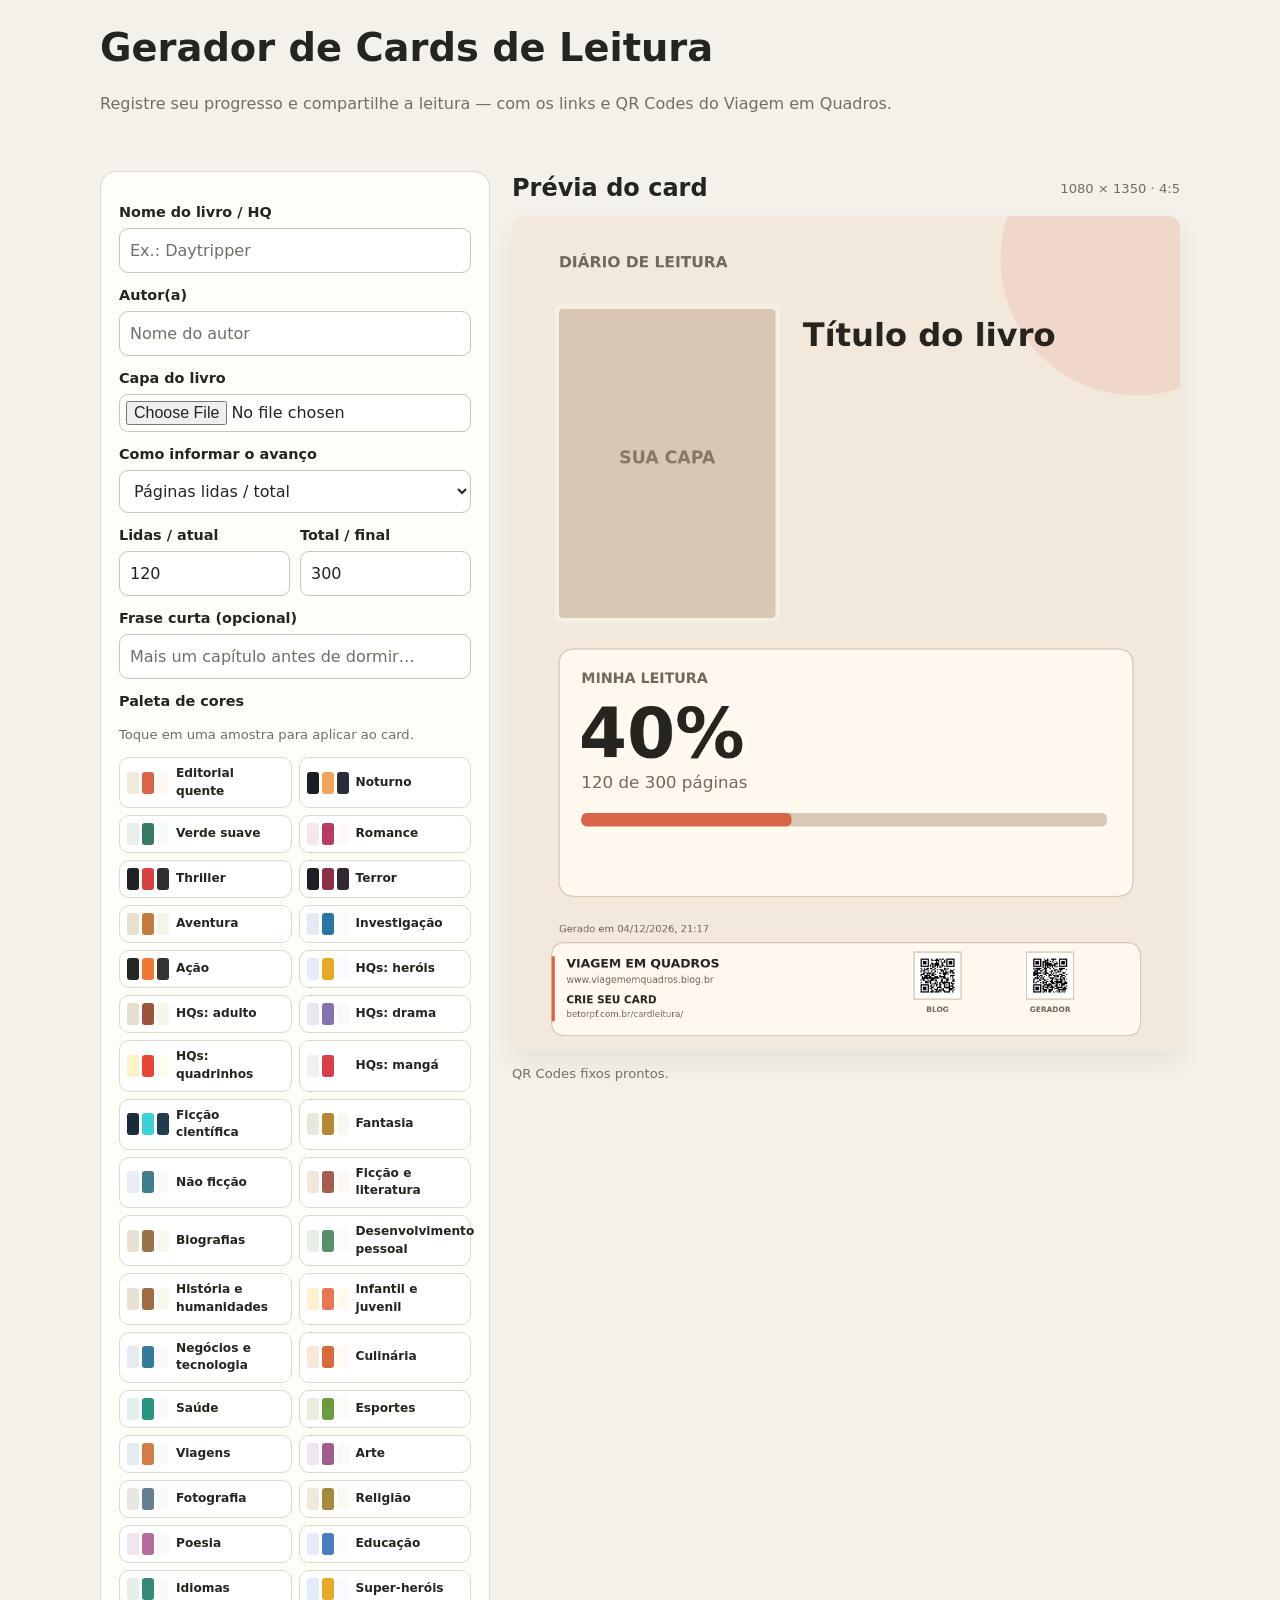
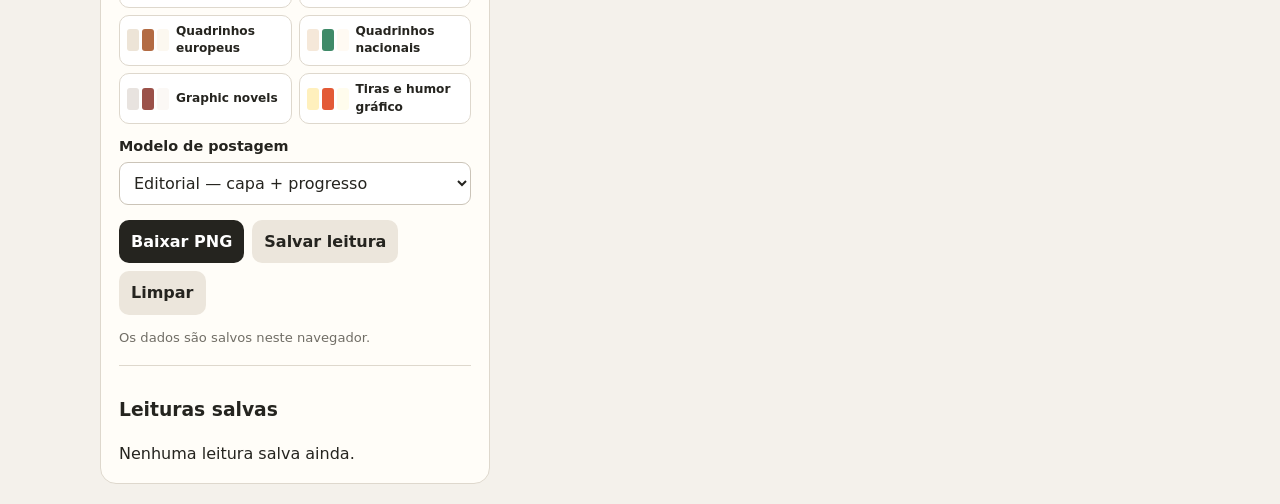
<file: cardleitura/index.html>
<!doctype html>
<html lang="pt-BR"><head><meta charset="utf-8"><meta name="viewport" content="width=device-width,initial-scale=1">
<title>Gerador de Cards de Leitura — Viagem em Quadros</title>
<style>
:root{color-scheme:light;--bg:#f4f1eb;--ink:#25241f;--muted:#716e66;--line:#ded8cd;--accent:#d96546}*{box-sizing:border-box}body{margin:0;background:var(--bg);color:var(--ink);font:16px/1.45 system-ui,sans-serif}header,main{max-width:1120px;margin:auto;padding:20px}h1{margin:0;font-size:clamp(1.6rem,4vw,2.4rem)}header p{color:var(--muted)}main{display:grid;grid-template-columns:minmax(270px,390px) minmax(0,1fr);gap:22px;align-items:start}.panel{background:#fffdf8;border:1px solid var(--line);border-radius:16px;padding:18px}label{display:block;margin:12px 0 5px;font-weight:650;font-size:.9rem}input,select,textarea{width:100%;padding:10px;border:1px solid #cbc4b8;border-radius:9px;font:inherit;background:#fff;color:#25241f;-webkit-text-fill-color:#25241f; color-scheme:light; caret-color:#25241f}input[type=file]{padding:6px;color:#25241f;-webkit-text-fill-color:#25241f}input::placeholder,textarea::placeholder{color:#716e66;opacity:1;-webkit-text-fill-color:#716e66}input:focus,select:focus,textarea:focus{outline:2px solid #d9654680;outline-offset:1px}option,optgroup{color:#25241f;background:#fff}.row{display:grid;grid-template-columns:1fr 1fr;gap:10px}button{border:0;border-radius:10px;padding:10px 12px;font:inherit;font-weight:700;cursor:pointer;background:#25241f;color:white}.secondary{background:#ece6dc;color:#25241f}.buttons{display:flex;gap:8px;flex-wrap:wrap;margin-top:15px}.help,.status{font-size:.82rem;color:var(--muted)}.palette-grid{display:grid;grid-template-columns:repeat(2,minmax(0,1fr));gap:7px;margin-top:8px}.swatch{display:flex;gap:7px;align-items:center;text-align:left;background:white;color:var(--ink);border:1px solid var(--line);font-size:.76rem;padding:7px}.chips{display:flex;gap:3px}.chips i{width:12px;height:22px;border-radius:3px;display:block}.preview{position:sticky;top:12px;min-width:0}.previewhead{display:flex;justify-content:space-between;align-items:center;gap:8px;margin-bottom:10px}.previewhead h2{margin:0}canvas{display:block;width:100%;height:auto;border-radius:12px;box-shadow:0 12px 28px #0001}.fixed{background:#fff;border:1px solid var(--line);border-radius:10px;padding:10px;margin-top:14px;overflow-wrap:anywhere}.fixed p{margin:4px 0}.library{margin-top:18px;border-top:1px solid var(--line);padding-top:12px}.saved{border:1px solid var(--line);border-radius:9px;padding:9px;margin-top:7px;display:flex;gap:8px;align-items:center}.saved span{flex:1;font-size:.85rem}.saved button{padding:6px 8px;font-size:.75rem}@media(max-width:800px){main{grid-template-columns:1fr;padding:12px}.preview{position:static;grid-row:1}header{padding:16px 12px}}
</style></head><body>
<header><h1>Gerador de Cards de Leitura</h1><p>Registre seu progresso e compartilhe a leitura — com os links e QR Codes do Viagem em Quadros.</p></header>
<main><section class="panel">
<label for="book">Nome do livro / HQ</label><input id="book" placeholder="Ex.: Daytripper">
<label for="author">Autor(a)</label><input id="author" placeholder="Nome do autor">
<label for="cover">Capa do livro</label><input id="cover" type="file" accept="image/*">
<label for="mode">Como informar o avanço</label><select id="mode"><option value="pages">Páginas lidas / total</option><option value="kindle">Posição Kindle / final</option><option value="percent">Percentual direto</option></select>
<div id="nums" class="row"><div><label for="current">Lidas / atual</label><input id="current" type="number" min="0" value="120"></div><div><label for="total">Total / final</label><input id="total" type="number" min="1" value="300"></div></div>
<div id="pfield" hidden><label for="percent">Percentual concluído</label><input id="percent" type="number" min="0" max="100" value="40"></div>
<label for="note">Frase curta (opcional)</label><input id="note" placeholder="Mais um capítulo antes de dormir…">
<label>Paleta de cores</label>
<p class="help">Toque em uma amostra para aplicar ao card.</p>
<div id="gallery" class="palette-grid"></div><select id="style" hidden aria-hidden="true" tabindex="-1"></select>
<label for="model">Modelo de postagem</label><select id="model"><option value="editorial">Editorial — capa + progresso</option><option value="cover">Capa em destaque</option><option value="minimal">Minimalista</option><option value="journal">Diário de leitura</option></select>

<div class="buttons"><button id="download">Baixar PNG</button><button class="secondary" id="save">Salvar leitura</button><button class="secondary" id="clear">Limpar</button></div>
<p class="help" id="saveStatus">Os dados são salvos neste navegador.</p>
<div class="library"><h3>Leituras salvas</h3><div id="library"></div></div>
</section><section class="preview"><div class="previewhead"><h2>Prévia do card</h2><span class="help">1080 × 1350 · 4:5</span></div><canvas id="canvas" width="1080" height="1350"></canvas><p class="status" id="status">Prévia atualizada.</p></section></main>
<script>
const $=id=>document.getElementById(id),canvas=$('canvas'),ctx=canvas.getContext('2d'),STORE='viagemCardV8',LIB='viagemCardLibraryV8';
const palettes={
warm:{label:'Editorial quente',bg:'#F2E9DC',ink:'#25241F',muted:'#70685D',accent:'#D96546',panel:'#FFF9F0',line:'#D8C9B7'},dark:{label:'Noturno',bg:'#191D24',ink:'#F6F1E8',muted:'#B9B9BC',accent:'#F2A65A',panel:'#282E38',line:'#444C58'},mint:{label:'Verde suave',bg:'#E7F0E8',ink:'#1E332B',muted:'#61736A',accent:'#377B63',panel:'#F8FCF7',line:'#C6D8CB'},
romance:{label:'Romance',bg:'#F7E7EB',ink:'#4A2033',muted:'#88566A',accent:'#B83B63',panel:'#FFF8FA',line:'#E6C4D0'},thriller:{label:'Thriller',bg:'#202124',ink:'#F5F1EB',muted:'#B9B3AD',accent:'#D94141',panel:'#303034',line:'#56565B'},horror:{label:'Terror',bg:'#211D26',ink:'#F1E8E8',muted:'#BBAAB6',accent:'#8C3047',panel:'#322832',line:'#594452'},adventure:{label:'Aventura',bg:'#E8E0CF',ink:'#203B43',muted:'#617A79',accent:'#C47B3C',panel:'#F8F3E8',line:'#D1C2A8'},mystery:{label:'Investigação',bg:'#E4EAF0',ink:'#1D2F45',muted:'#5E7187',accent:'#2877A8',panel:'#F8FAFC',line:'#C3D0DD'},action:{label:'Ação',bg:'#252525',ink:'#FFF8ED',muted:'#C3B8A8',accent:'#F07832',panel:'#363330',line:'#5C5148'},
heroes:{label:'HQs: heróis',bg:'#E5EDFA',ink:'#102D5A',muted:'#50688D',accent:'#E5A928',panel:'#F8FAFF',line:'#C5D4EF'},adult:{label:'HQs: adulto',bg:'#E7DED0',ink:'#292522',muted:'#76695E',accent:'#9A553B',panel:'#F8F3EB',line:'#D0C1AE'},drama:{label:'HQs: drama',bg:'#EAE7F1',ink:'#302B42',muted:'#716982',accent:'#8570B2',panel:'#FAF8FD',line:'#D1CADF'},comics:{label:'HQs: quadrinhos',bg:'#FFF2C7',ink:'#202020',muted:'#5C5C5C',accent:'#E74736',panel:'#FFFBEF',line:'#E5D48C'},manga:{label:'HQs: mangá',bg:'#F2F0EC',ink:'#191919',muted:'#65615C',accent:'#D83D4B',panel:'#FFFFFF',line:'#D4D0CA'},scifi:{label:'Ficção científica',bg:'#172B3A',ink:'#E9FAFF',muted:'#9ABAC8',accent:'#39D0D8',panel:'#203B4B',line:'#365B6B'},fantasy:{label:'Fantasia',bg:'#E4E9D8',ink:'#243D32',muted:'#647966',accent:'#B58A36',panel:'#F7F8EE',line:'#C8D2B9'},nonfiction:{label:'Não ficção',bg:'#E7EDF2',ink:'#20364A',muted:'#617687',accent:'#3F7C8C',panel:'#F8FAFB',line:'#C9D7E0'},
fiction:{label:'Ficção e literatura',bg:'#F1E7D9',ink:'#342B2A',muted:'#77645D',accent:'#A65D4D',panel:'#FCF8F1',line:'#DCCBB8'},biography:{label:'Biografias',bg:'#E9E1D3',ink:'#3B352C',muted:'#7D705F',accent:'#9A7448',panel:'#FAF6ED',line:'#D5C7B2'},selfhelp:{label:'Desenvolvimento pessoal',bg:'#E8F0E6',ink:'#263E32',muted:'#627968',accent:'#57906B',panel:'#F8FCF6',line:'#C9DAC7'},humanities:{label:'História e humanidades',bg:'#E8E1D4',ink:'#3A332A',muted:'#796C5C',accent:'#A16B42',panel:'#FAF6ED',line:'#D6C7B1'},children:{label:'Infantil e juvenil',bg:'#FFF0CF',ink:'#253D4A',muted:'#657C84',accent:'#E97852',panel:'#FFFAEB',line:'#E8D49B'},technical:{label:'Negócios e tecnologia',bg:'#E5EBF2',ink:'#1D3044',muted:'#61758B',accent:'#337A9B',panel:'#F8FAFD',line:'#C6D3E1'},cooking:{label:'Culinária',bg:'#F8E8D8',ink:'#4B3427',muted:'#8A6A51',accent:'#D66A3A',panel:'#FFF9F1',line:'#E5C9AF'},health:{label:'Saúde',bg:'#E1F0EB',ink:'#1D443A',muted:'#5B7C72',accent:'#26977E',panel:'#F7FCFA',line:'#C1DDD4'},sports:{label:'Esportes',bg:'#E7EEDB',ink:'#263D2B',muted:'#647A5D',accent:'#6B9B3D',panel:'#F9FCF4',line:'#CBD9B9'},travel:{label:'Viagens',bg:'#E1EDF2',ink:'#1C3C4A',muted:'#5D7A84',accent:'#D37C43',panel:'#F7FBFC',line:'#C2D8DF'},art:{label:'Arte',bg:'#F0E5F0',ink:'#392B3E',muted:'#806C83',accent:'#A35C91',panel:'#FCF7FC',line:'#DCC9DC'},photography:{label:'Fotografia',bg:'#E7E7E4',ink:'#282B2D',muted:'#696E70',accent:'#667F91',panel:'#FAFAF8',line:'#D0D3D2'},religion:{label:'Religião',bg:'#EDE8D9',ink:'#3A3526',muted:'#7A7257',accent:'#A58B3F',panel:'#FBF8EF',line:'#D9D0B5'},poetry:{label:'Poesia',bg:'#F1E6EF',ink:'#432B42',muted:'#866A81',accent:'#B66D9A',panel:'#FCF7FB',line:'#DFC9DB'},education:{label:'Educação',bg:'#E5EEF8',ink:'#243C58',muted:'#657B96',accent:'#497FC0',panel:'#F8FBFF',line:'#C8D9EE'},languages:{label:'Idiomas',bg:'#E4EFEA',ink:'#23433A',muted:'#638176',accent:'#368A78',panel:'#F7FCF9',line:'#C7DDD3'},superheroes:{label:'Super-heróis',bg:'#E3ECFB',ink:'#112F60',muted:'#526D98',accent:'#E5A928',panel:'#F8FAFF',line:'#C4D5F1'},european:{label:'Quadrinhos europeus',bg:'#EDE4D7',ink:'#393027',muted:'#7A6B5A',accent:'#B36B43',panel:'#FCF8F0',line:'#DCCBB6'},national:{label:'Quadrinhos nacionais',bg:'#F5E8D9',ink:'#3B2F27',muted:'#806B5A',accent:'#3F8A68',panel:'#FFFAF3',line:'#DFCCB7'},graphicnovel:{label:'Graphic novels',bg:'#E8E3DF',ink:'#302A29',muted:'#746965',accent:'#9B5149',panel:'#FBF8F5',line:'#D4C9C3'},humorstrips:{label:'Tiras e humor gráfico',bg:'#FFF0BD',ink:'#29291F',muted:'#716A49',accent:'#E35A36',panel:'#FFFCED',line:'#E7D88D'}};
let cover=null,coverData=null,qrBlog=null,qrGenerator=null,qrBlogReady=false,qrGeneratorReady=false;
function roundPath(x,y,w,h,r){r=Math.min(r,w/2,h/2);ctx.beginPath();ctx.moveTo(x+r,y);ctx.lineTo(x+w-r,y);ctx.quadraticCurveTo(x+w,y,x+w,y+r);ctx.lineTo(x+w,y+h-r);ctx.quadraticCurveTo(x+w,y+h,x+w-r,y+h);ctx.lineTo(x+r,y+h);ctx.quadraticCurveTo(x,y+h,x,y+h-r);ctx.lineTo(x,y+r);ctx.quadraticCurveTo(x,y,x+r,y);ctx.closePath()}
function box(x,y,w,h,r,fill,stroke){roundPath(x,y,w,h,r);if(fill){ctx.fillStyle=fill;ctx.fill()}if(stroke){ctx.strokeStyle=stroke;ctx.lineWidth=2;ctx.stroke()}}
function wrap(t,x,y,max,lineH,maxLines=3){let lines=[],line='';for(const word of (t||'').split(/\s+/)){const test=line?line+' '+word:word;if(ctx.measureText(test).width>max&&line){lines.push(line);line=word}else line=test}if(line)lines.push(line);lines.slice(0,maxLines).forEach((s,i)=>ctx.fillText(s,x,y+i*lineH));return Math.min(lines.length,maxLines)*lineH}
function progress(){let p,detail;if($('mode').value==='percent'){p=+($('percent').value||0);detail='PROGRESSO DE LEITURA'}else{let a=Math.max(0,+$('current').value||0),b=Math.max(1,+$('total').value||1);p=a/b*100;detail=$('mode').value==='pages'?`${a} de ${b} páginas`:`posição ${a} de ${b}`}return {p:Math.max(0,Math.min(100,p)),detail}}
function coverDraw(x,y,w,h,c){box(x-7,y-7,w+14,h+14,12,'#FFFFFF40');if(cover){let iw=cover.naturalWidth,ih=cover.naturalHeight,s=Math.max(w/iw,h/ih),sw=w/s,sh=h/s;ctx.save();roundPath(x,y,w,h,7);ctx.clip();ctx.drawImage(cover,(iw-sw)/2,(ih-sh)/2,sw,sh,x,y,w,h);ctx.restore()}else{box(x,y,w,h,7,'#D9C7B2');ctx.fillStyle='#8C7663';ctx.textAlign='center';ctx.font='700 28px system-ui';ctx.fillText('SUA CAPA',x+w/2,y+h/2)}}
function qr(x,y,s,img,c){ctx.fillStyle='#fff';ctx.fillRect(x,y,s,s);ctx.strokeStyle=c.line;ctx.strokeRect(x,y,s,s);if(img)try{ctx.drawImage(img,x+3,y+3,s-6,s-6)}catch(e){}else{ctx.fillStyle=c.ink;ctx.textAlign='center';ctx.font='bold 12px system-ui';ctx.fillText('QR',x+s/2,y+s/2)}}
function footer(c){let d=new Date().toLocaleString('pt-BR',{dateStyle:'short',timeStyle:'short'});ctx.textAlign='left';ctx.fillStyle=c.muted;ctx.font='16px system-ui';ctx.fillText('Gerado em '+d,76,1158);
 // Compact, balanced footer: brand links grouped left, QR codes grouped right.
 box(64,1175,952,150,22,c.panel,c.line);
 ctx.fillStyle=c.accent;ctx.fillRect(64,1197,5,105);
 ctx.textAlign='left';ctx.fillStyle=c.ink;ctx.font='bold 20px system-ui';ctx.fillText('VIAGEM EM QUADROS',88,1215);
 ctx.fillStyle=c.muted;ctx.font='15px system-ui';ctx.fillText('www.viagememquadros.blog.br',88,1240);
 ctx.fillStyle=c.ink;ctx.font='bold 17px system-ui';ctx.fillText('CRIE SEU CARD',88,1273);
 ctx.fillStyle=c.muted;ctx.font='14px system-ui';ctx.fillText('betorpf.com.br/cardleitura/',88,1295);
 qr(650,1190,76,qrBlog,c);qr(832,1190,76,qrGenerator,c);
 ctx.textAlign='center';ctx.font='bold 12px system-ui';ctx.fillStyle=c.muted;ctx.fillText('BLOG',688,1287);ctx.fillText('GERADOR',870,1287);
 ctx.textAlign='left'}
function render(){try{ctx.textAlign='left';const c=palettes[$('style').value]||palettes.warm,m=$('model').value,{p,detail}=progress(),title=$('book').value.trim()||'Título do livro',author=$('author').value.trim(),note=$('note').value.trim();ctx.clearRect(0,0,1080,1350);ctx.fillStyle=c.bg;ctx.fillRect(0,0,1080,1350);ctx.globalAlpha=.13;ctx.fillStyle=c.accent;ctx.beginPath();ctx.arc(1010,70,220,0,7);ctx.fill();ctx.globalAlpha=1;
if(m==='editorial'){ctx.textAlign='left';ctx.fillStyle=c.muted;ctx.font='bold 25px system-ui';ctx.fillText('DIÁRIO DE LEITURA',76,83);coverDraw(76,150,350,500,c);ctx.textAlign='left';ctx.fillStyle=c.ink;ctx.font='bold 52px system-ui';let u=wrap(title,470,210,530,60,4);ctx.fillStyle=c.muted;ctx.font='28px system-ui';wrap(author,470,Math.max(280,210+u+12),510,36,2);box(76,700,928,400,26,c.panel,c.line);ctx.fillStyle=c.muted;ctx.font='bold 23px system-ui';ctx.fillText('MINHA LEITURA',112,755);ctx.fillStyle=c.ink;ctx.font='bold 112px system-ui';ctx.fillText(Math.round(p)+'%',108,875);ctx.fillStyle=c.muted;ctx.font='27px system-ui';ctx.fillText(detail,112,925);box(112,965,850,22,11,c.line);box(112,965,850*p/100,22,11,c.accent);if(note){ctx.fillStyle=c.ink;ctx.font='italic 26px Georgia';wrap('“'+note+'”',112,1038,820,34,1)}}
else if(m==='cover'){ctx.textAlign='center';ctx.fillStyle=c.muted;ctx.font='bold 24px system-ui';ctx.fillText('LEITURA EM ANDAMENTO',540,75);coverDraw(260,115,560,690,c);ctx.fillStyle=c.ink;ctx.font='bold 52px system-ui';wrap(title,120,875,840,58,2);ctx.fillStyle=c.muted;ctx.font='25px system-ui';ctx.fillText(author,540,960);box(110,1005,860,95,22,c.panel,c.line);ctx.textAlign='left';ctx.fillStyle=c.accent;ctx.font='bold 62px system-ui';ctx.fillText(Math.round(p)+'%',145,1072);ctx.fillStyle=c.muted;ctx.font='24px system-ui';ctx.textAlign='right';ctx.fillText(detail,935,1060);box(145,1080,790,10,5,c.line);box(145,1080,790*p/100,10,5,c.accent);if(note){ctx.fillStyle=c.ink;ctx.textAlign='center';ctx.font='italic 24px Georgia';wrap('“'+note+'”',130,1150,820,30,1)}ctx.textAlign='left'}
else if(m==='minimal'){ctx.fillStyle=c.muted;ctx.font='bold 24px system-ui';ctx.fillText('AGORA ESTOU LENDO',76,100);ctx.fillStyle=c.ink;ctx.font='bold 130px system-ui';ctx.fillText(Math.round(p)+'%',76,285);ctx.fillStyle=c.muted;ctx.font='27px system-ui';ctx.fillText(detail,82,335);box(82,365,916,16,8,c.line);box(82,365,916*p/100,16,8,c.accent);coverDraw(320,445,440,570,c);ctx.fillStyle=c.ink;ctx.font='bold 43px system-ui';wrap(title,90,1060,900,48,2);ctx.fillStyle=c.muted;ctx.font='24px system-ui';ctx.fillText(author,90,1140);if(note){ctx.fillStyle=c.ink;ctx.font='italic 22px Georgia';wrap('“'+note+'”',90,1175,800,28,1)}}
else{ctx.fillStyle=c.muted;ctx.font='bold 24px system-ui';ctx.fillText('MEU DIÁRIO DE LEITURA',76,83);coverDraw(76,130,280,420,c);ctx.fillStyle=c.ink;ctx.font='bold 47px system-ui';wrap(title,400,205,590,55,3);ctx.fillStyle=c.muted;ctx.font='25px system-ui';wrap(author,400,350,580,34,2);box(76,600,928,520,28,c.panel,c.line);ctx.fillStyle=c.muted;ctx.font='bold 23px system-ui';ctx.fillText('MEU PROGRESSO',112,660);ctx.fillStyle=c.ink;ctx.font='bold 105px system-ui';ctx.fillText(Math.round(p)+'%',112,790);ctx.fillStyle=c.muted;ctx.font='26px system-ui';ctx.fillText(detail,116,835);box(112,875,850,18,9,c.line);box(112,875,850*p/100,18,9,c.accent);ctx.fillStyle=c.ink;ctx.font='italic 30px Georgia';wrap(note?'“'+note+'”':'Uma página de cada vez.',112,970,820,40,3)}
footer(c);$('status').textContent='Prévia atualizada · '+Math.round(p)+'%';}catch(e){$('status').textContent='Erro ao desenhar o card: '+e.message;}}
function saveState(){try{let d={};['book','author','mode','current','total','percent','note','style','model'].forEach(k=>d[k]=$(k).value);d.coverData=coverData;localStorage.setItem(STORE,JSON.stringify(d));$('saveStatus').textContent='Salvo automaticamente neste navegador.'}catch(e){$('saveStatus').textContent='Não foi possível salvar (armazenamento cheio).'}}
function restore(){try{let d=JSON.parse(localStorage.getItem(STORE)||'null');if(!d)return;Object.keys(d).forEach(k=>{if($(k))$(k).value=d[k]});if(d.coverData){coverData=d.coverData;let im=new Image();im.onload=()=>{cover=im;render()};im.src=d.coverData}}catch(e){}}
function getLib(){try{return JSON.parse(localStorage.getItem(LIB)||'[]')}catch(e){return []}}
function showLib(){let host=$('library');host.innerHTML='';let list=getLib();if(!list.length){host.textContent='Nenhuma leitura salva ainda.';return}list.slice().reverse().forEach(it=>{let row=document.createElement('div');row.className='saved';let s=document.createElement('span');s.textContent=it.book+' · '+it.progress+'%';let b=document.createElement('button');b.textContent='Abrir';b.onclick=()=>{Object.keys(it.data).forEach(k=>{if($(k))$(k).value=it.data[k]});coverData=it.data.coverData||null;cover=null;if(coverData){let im=new Image();im.onload=()=>{cover=im;render()};im.src=coverData}render();saveState()};let del=document.createElement('button');del.textContent='Excluir';del.onclick=()=>{localStorage.setItem(LIB,JSON.stringify(getLib().filter(x=>x.id!==it.id)));showLib()};row.append(s,b,del);host.append(row)})}
const QR_BLOG_DATA='[data-uri]';
const QR_GENERATOR_DATA='[data-uri]';
function qrLoad(url,cb,which){
 const im=new Image();
 im.onload=()=>{cb(im);if(which==='blog')qrBlogReady=true;if(which==='generator')qrGeneratorReady=true;render();$('status').textContent='QR Codes fixos prontos.'};
 im.onerror=()=>{$('status').textContent='Falha ao carregar QR Code embutido.'};
 im.src=(which==='blog')?QR_BLOG_DATA:QR_GENERATOR_DATA;
}
Object.entries(palettes).forEach(([key,p])=>{let op=document.createElement('option');op.value=key;op.textContent=p.label;$('style').append(op);let b=document.createElement('button');b.className='swatch';b.type='button';let chips=document.createElement('span');chips.className='chips';[p.bg,p.accent,p.panel].forEach(color=>{let i=document.createElement('i');i.style.background=color;chips.append(i)});let t=document.createElement('span');t.textContent=p.label;b.append(chips,t);b.onclick=()=>{$('style').value=key;render();saveState()};$('gallery').append(b)});
['book','author','mode','current','total','percent','note','style','model'].forEach(id=>$(id).addEventListener('input',()=>{if(id==='mode'){$('nums').hidden=$('mode').value==='percent';$('pfield').hidden=$('mode').value!=='percent'}render();saveState()}));
$('cover').addEventListener('change',e=>{let f=e.target.files[0];if(!f)return;let r=new FileReader();r.onload=()=>{coverData=r.result;let im=new Image();im.onload=()=>{cover=im;render();saveState()};im.src=coverData};r.readAsDataURL(f)});
$('download').onclick=()=>{render();if(!qrBlogReady||!qrGeneratorReady){$('status').textContent='Aguarde os dois QR Codes carregarem antes de baixar o PNG.';return}try{let a=document.createElement('a');a.download='card-leitura-viagem-em-quadros.png';a.href=canvas.toDataURL('image/png');a.click();$('status').textContent='Card baixado com os dois QR Codes.'}catch(e){$('status').textContent='Não foi possível exportar a imagem. Recarregue a página e tente novamente.'}};
$('save').onclick=()=>{let book=$('book').value.trim();if(!book){alert('Informe o título do livro.');return}let d={};['book','author','mode','current','total','percent','note','style','model'].forEach(k=>d[k]=$(k).value);d.coverData=coverData;let {p}=progress();let list=getLib();list.push({id:Date.now(),book,progress:Math.round(p),data:d});try{localStorage.setItem(LIB,JSON.stringify(list));showLib()}catch(e){alert('Armazenamento cheio; não foi possível salvar.')}};
$('clear').onclick=()=>{if(!confirm('Limpar os campos atuais?'))return;['book','author','note'].forEach(k=>$(k).value='');$('current').value=0;$('total').value=1;$('percent').value=0;cover=null;coverData=null;$('cover').value='';render();saveState()};
restore();$('nums').hidden=$('mode').value==='percent';$('pfield').hidden=$('mode').value!=='percent';showLib();
qrLoad('https://www.viagememquadros.blog.br/',im=>qrBlog=im,'blog');qrLoad('https://betorpf.com.br/cardleitura/',im=>qrGenerator=im,'generator');render();
</script></body></html>
</file>
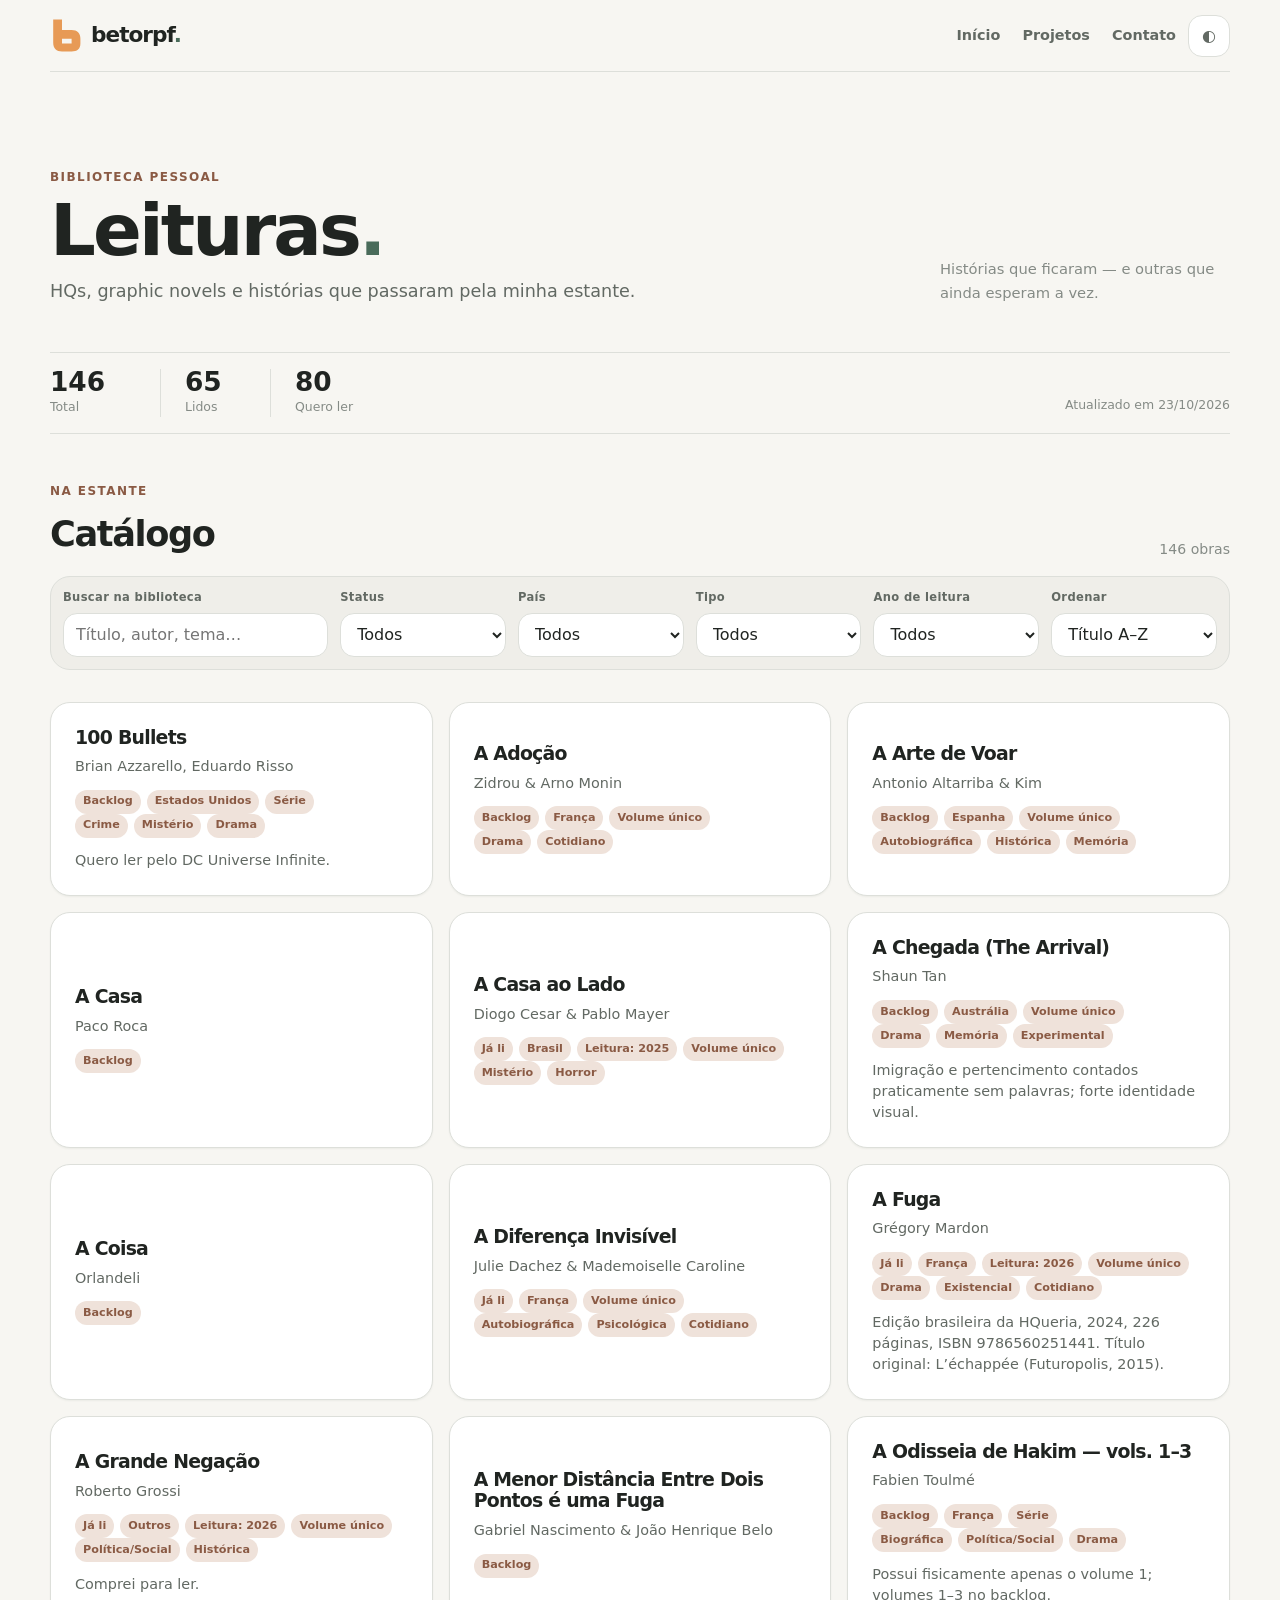
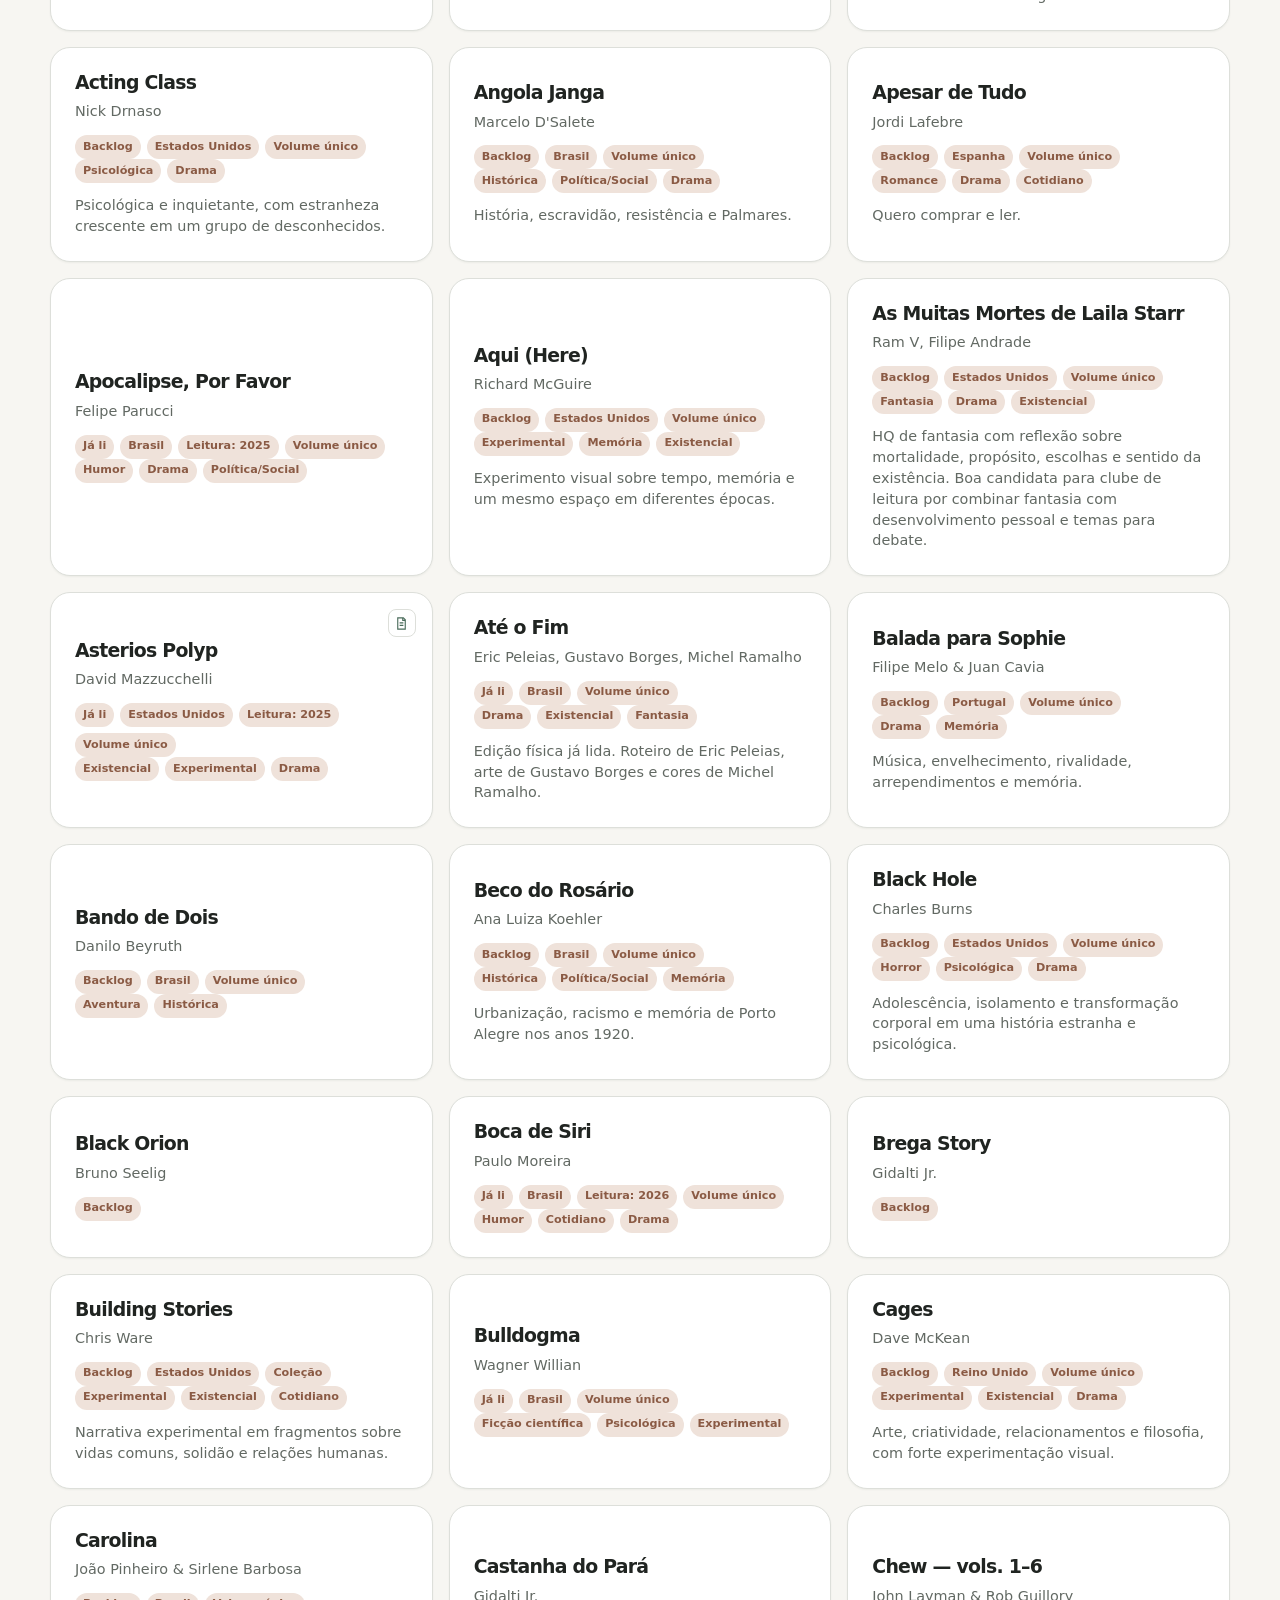
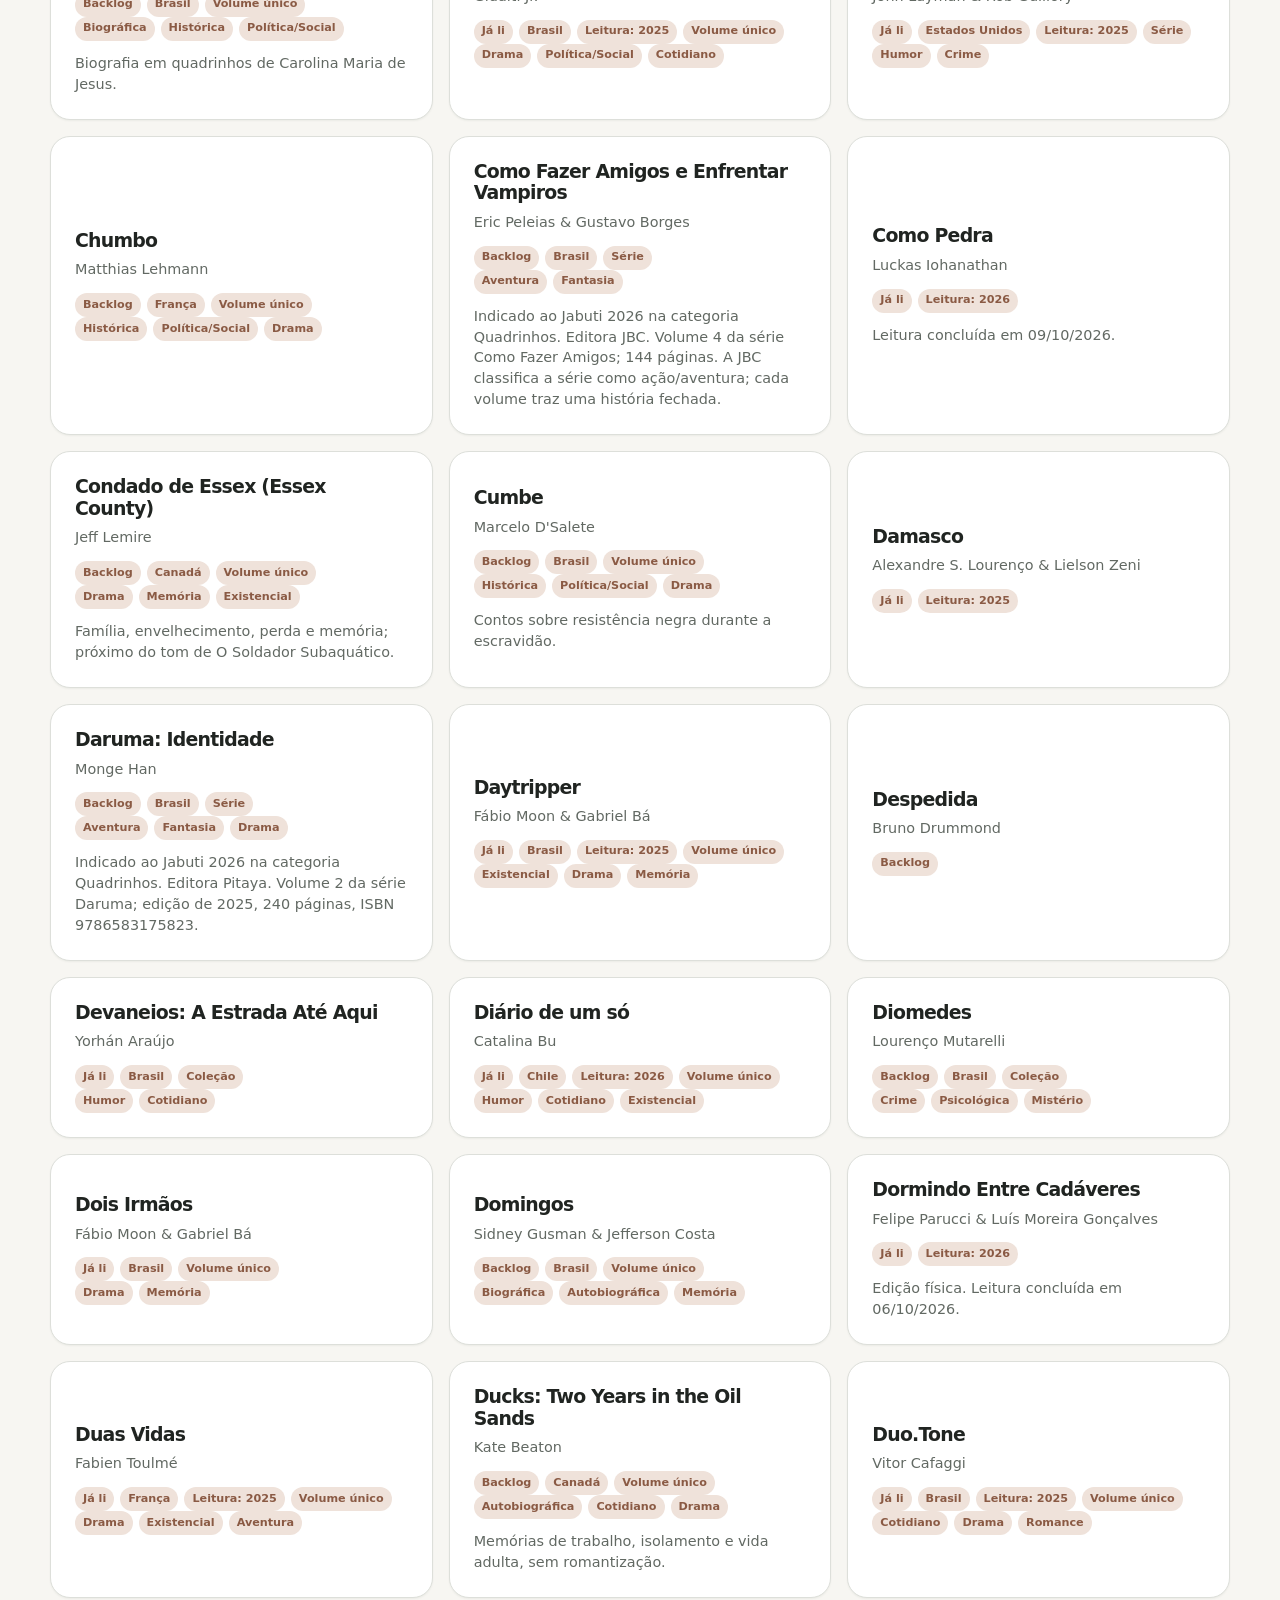
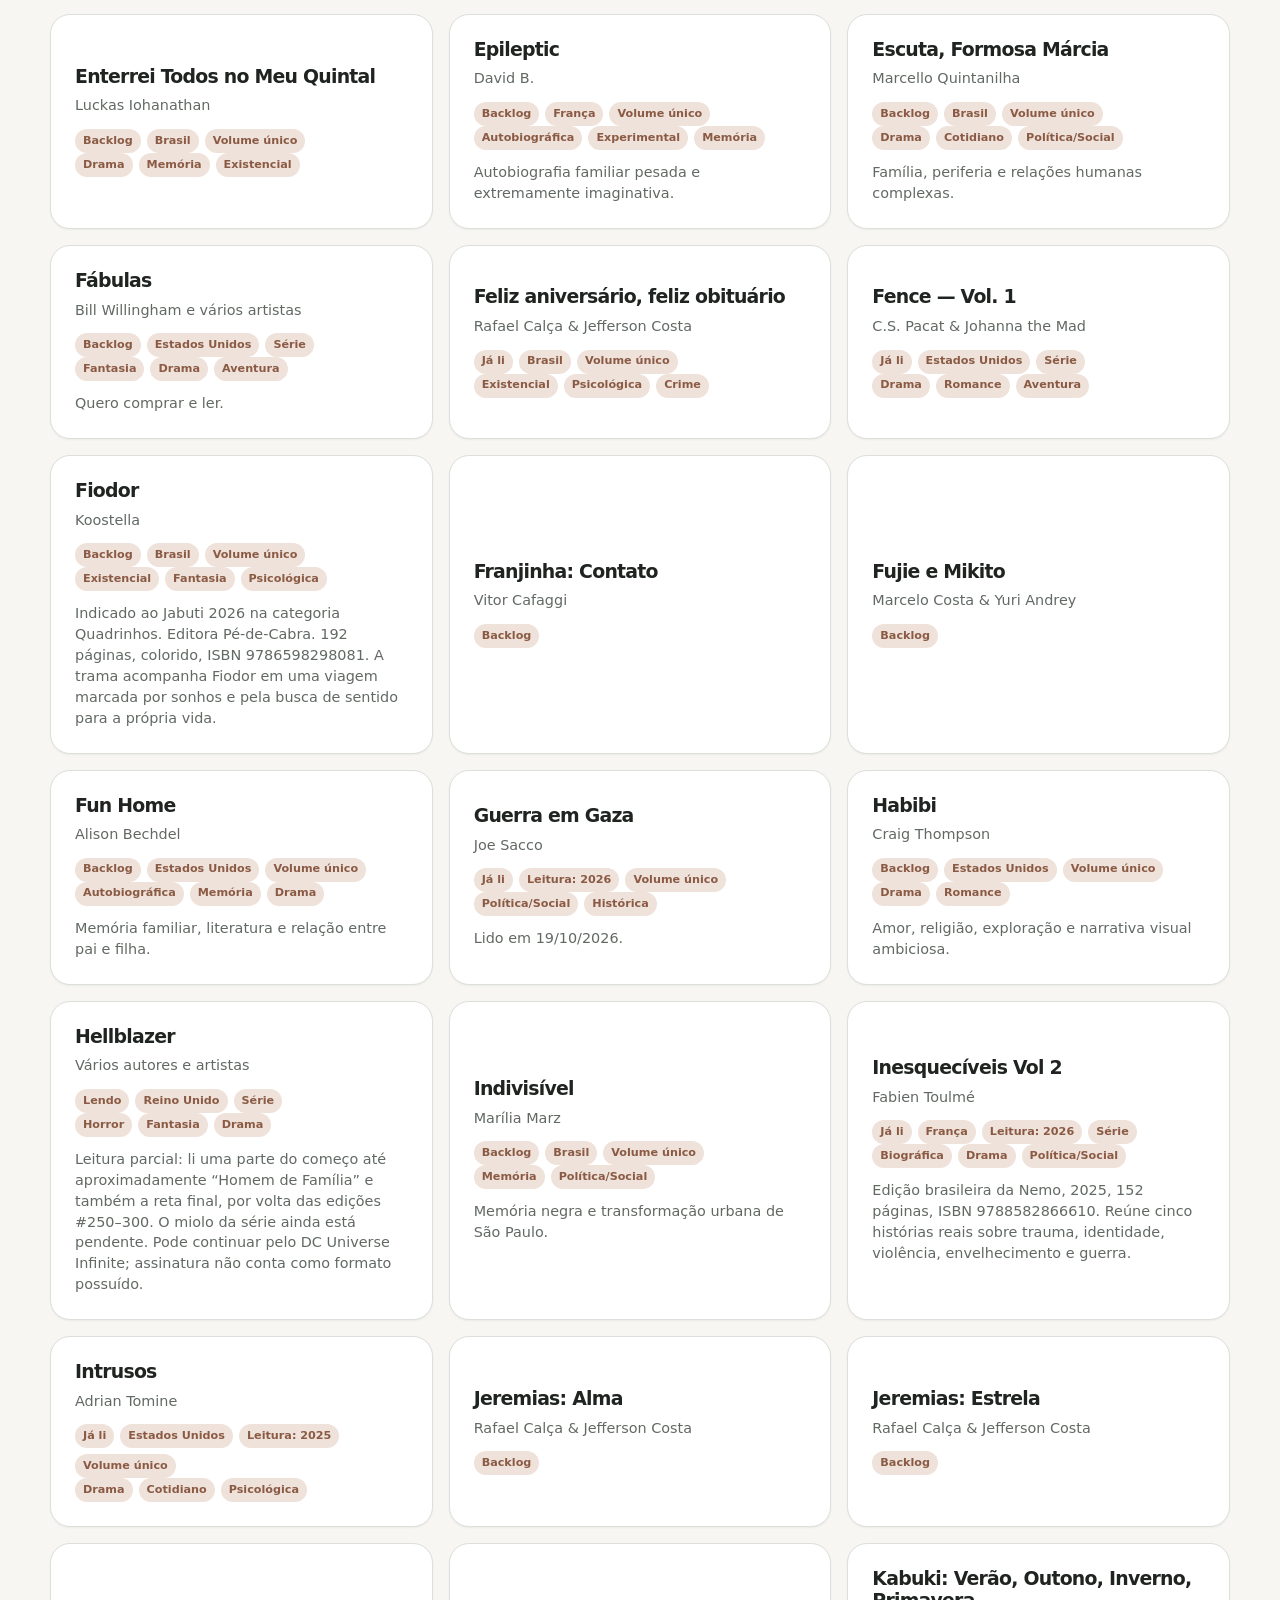
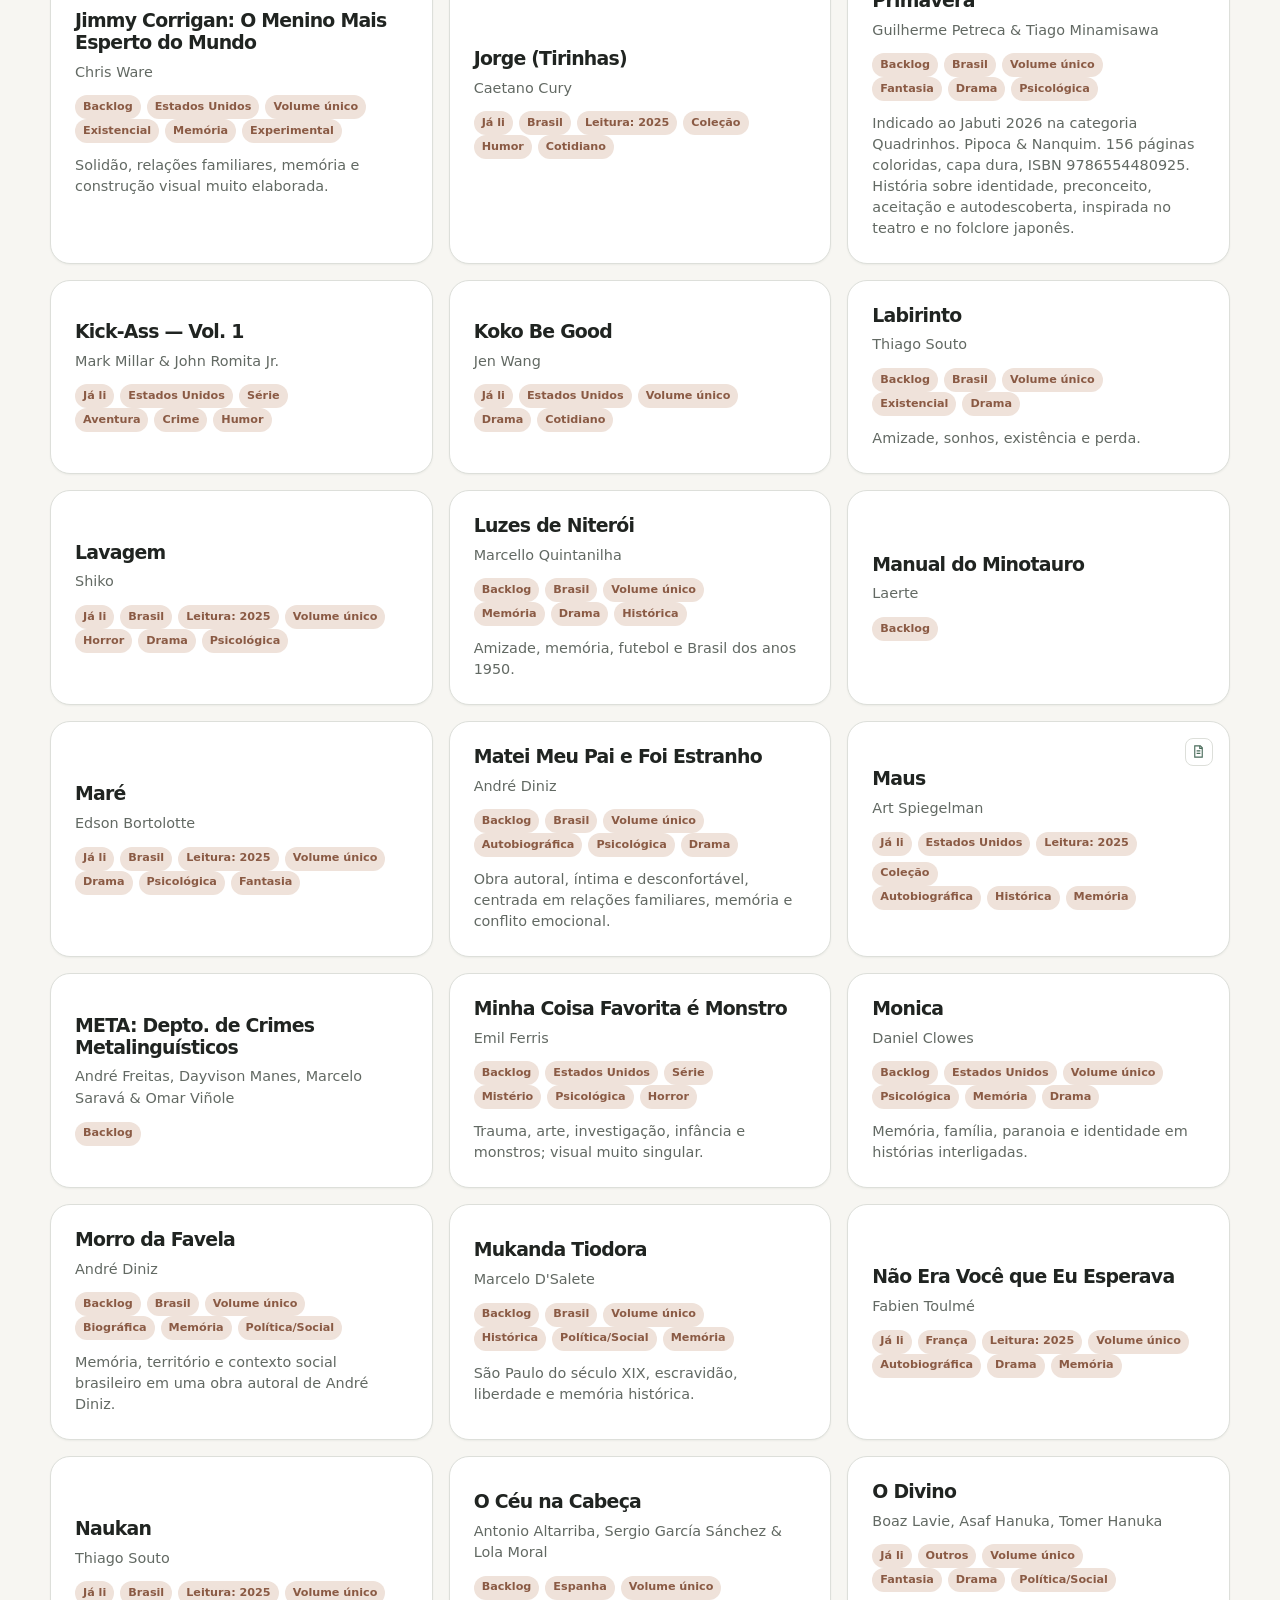
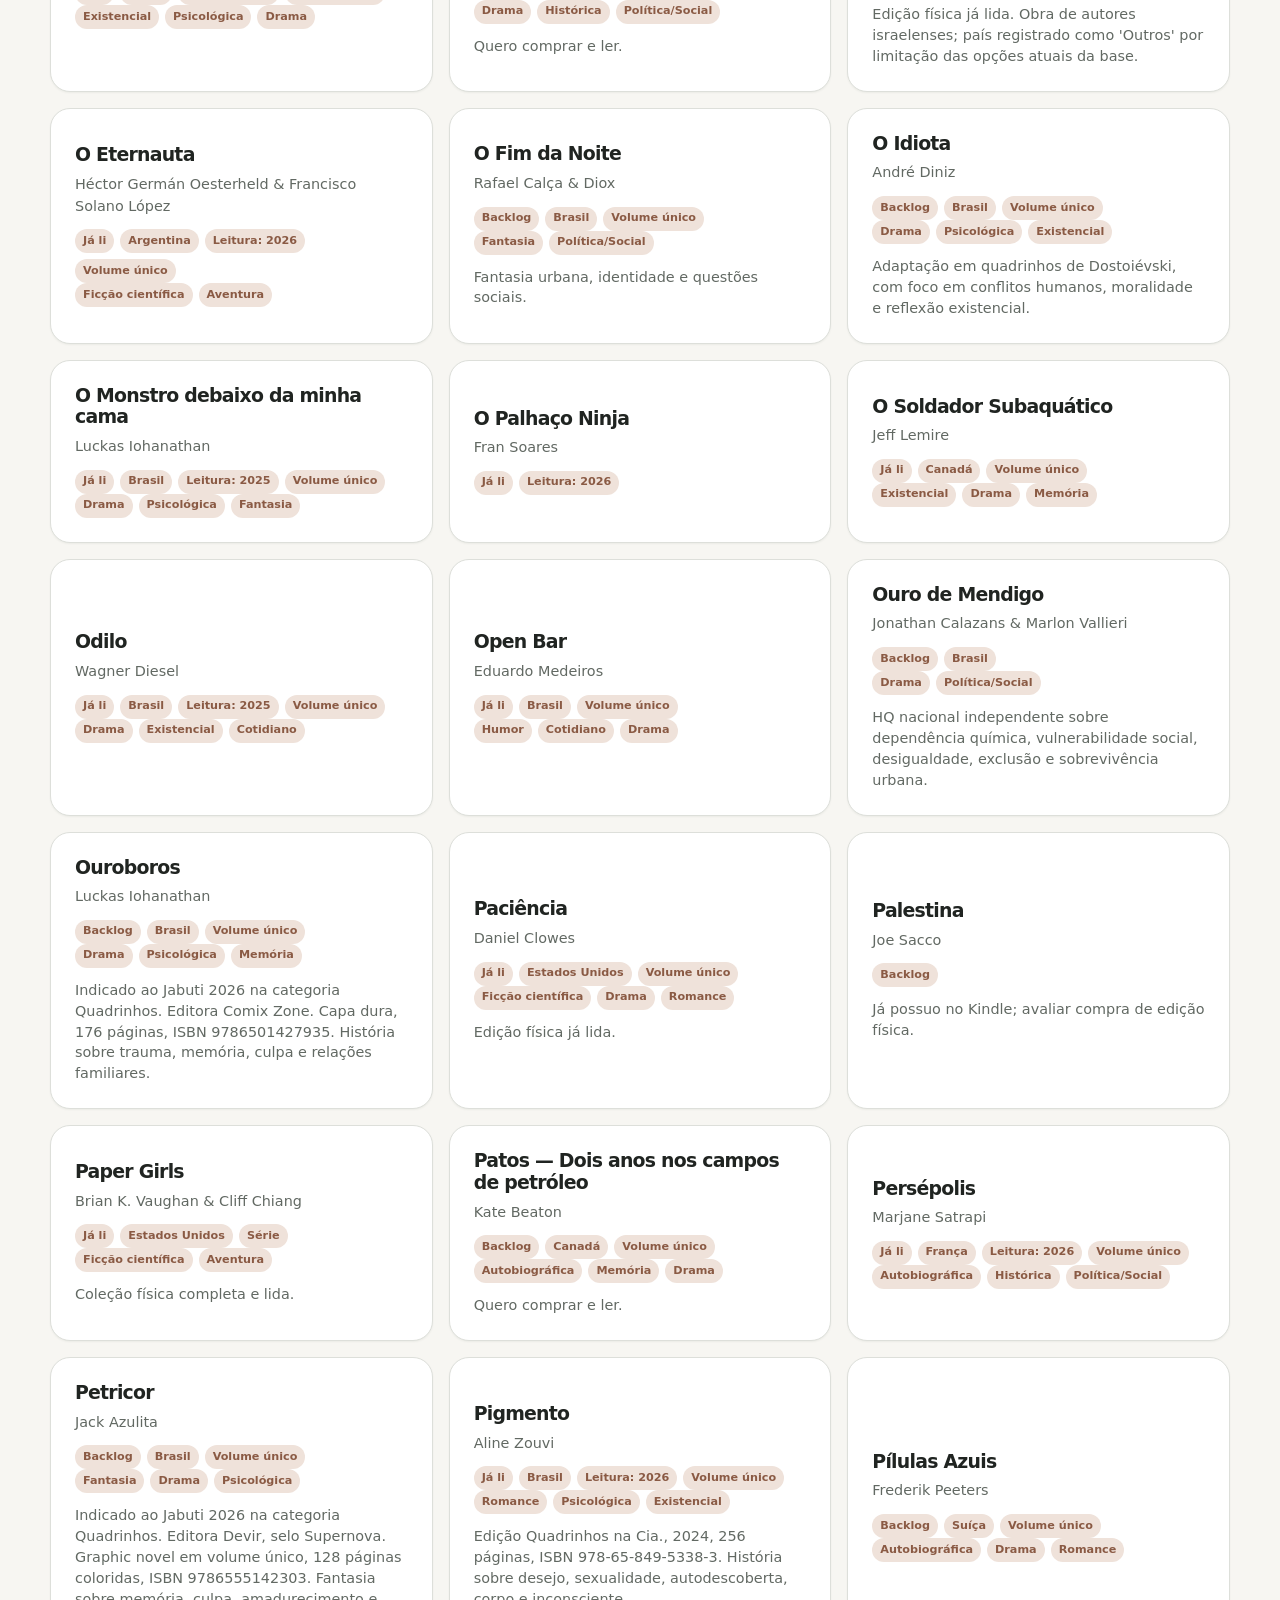
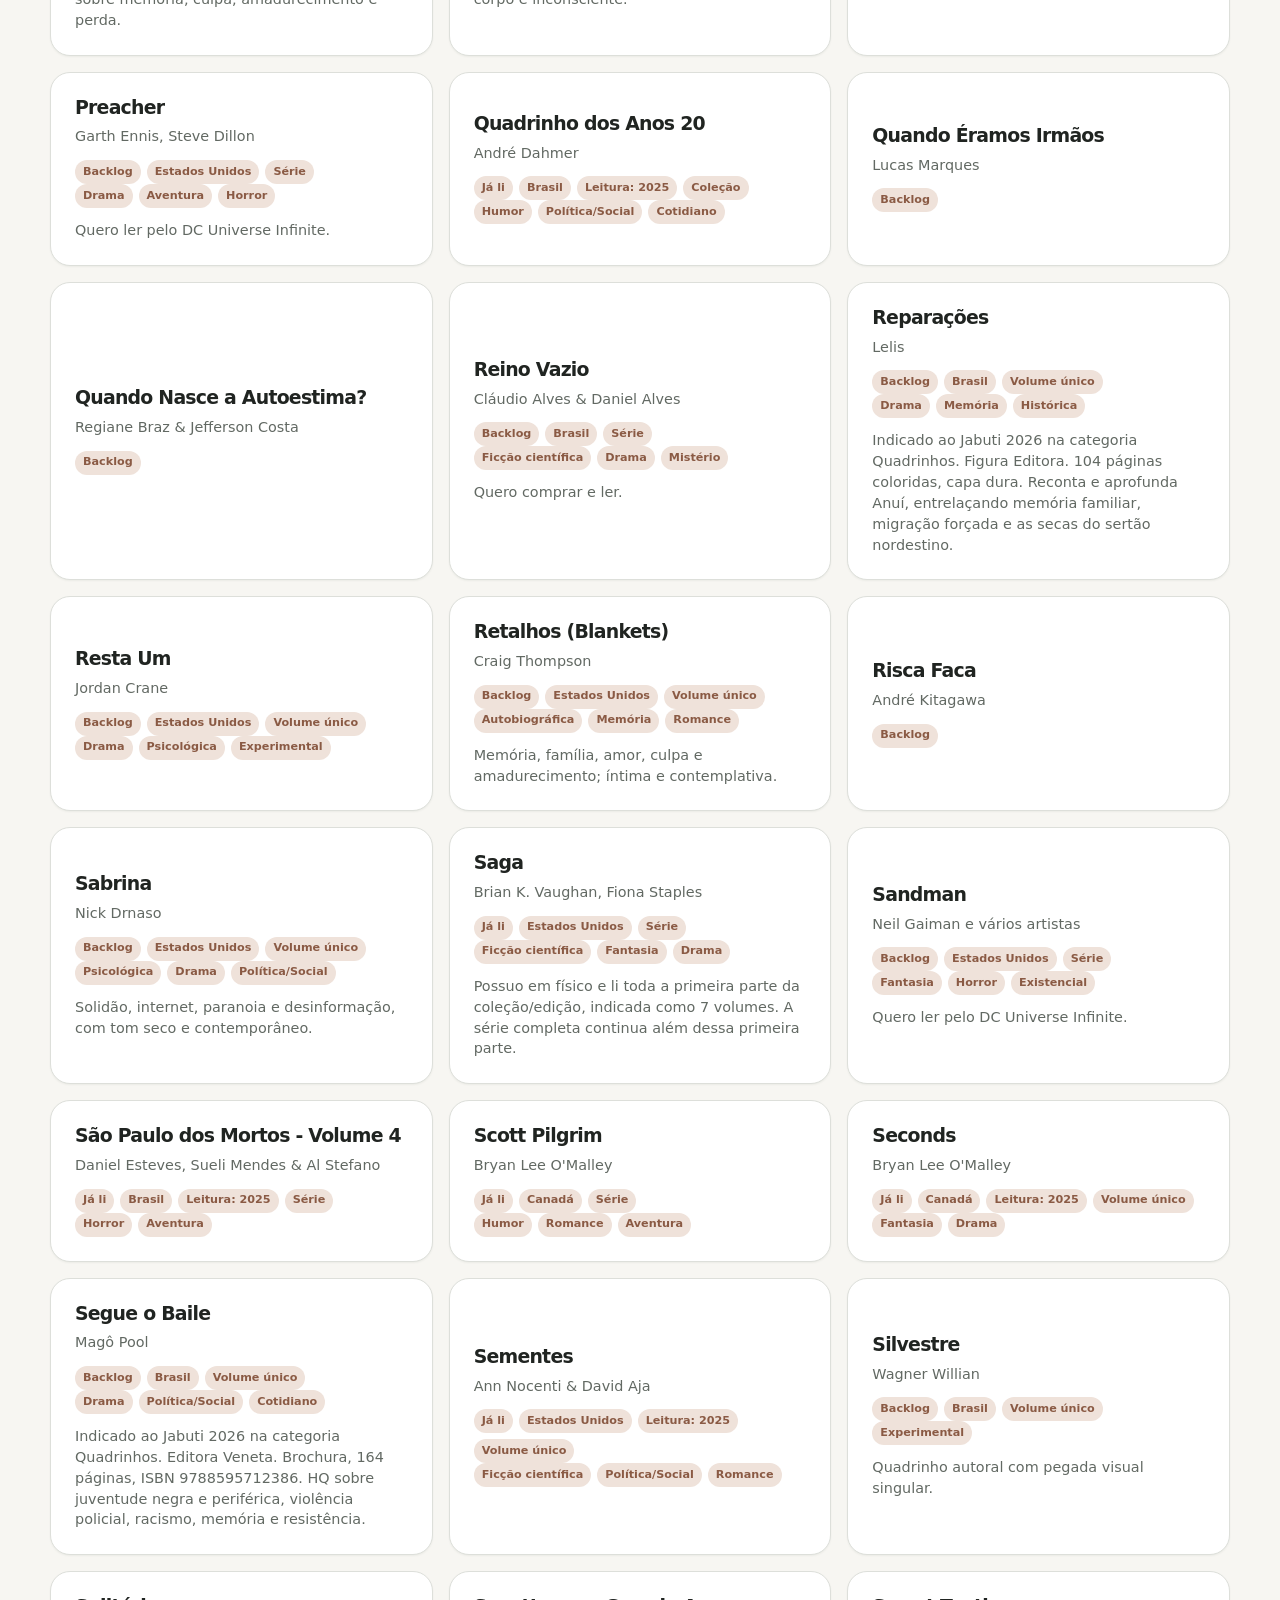
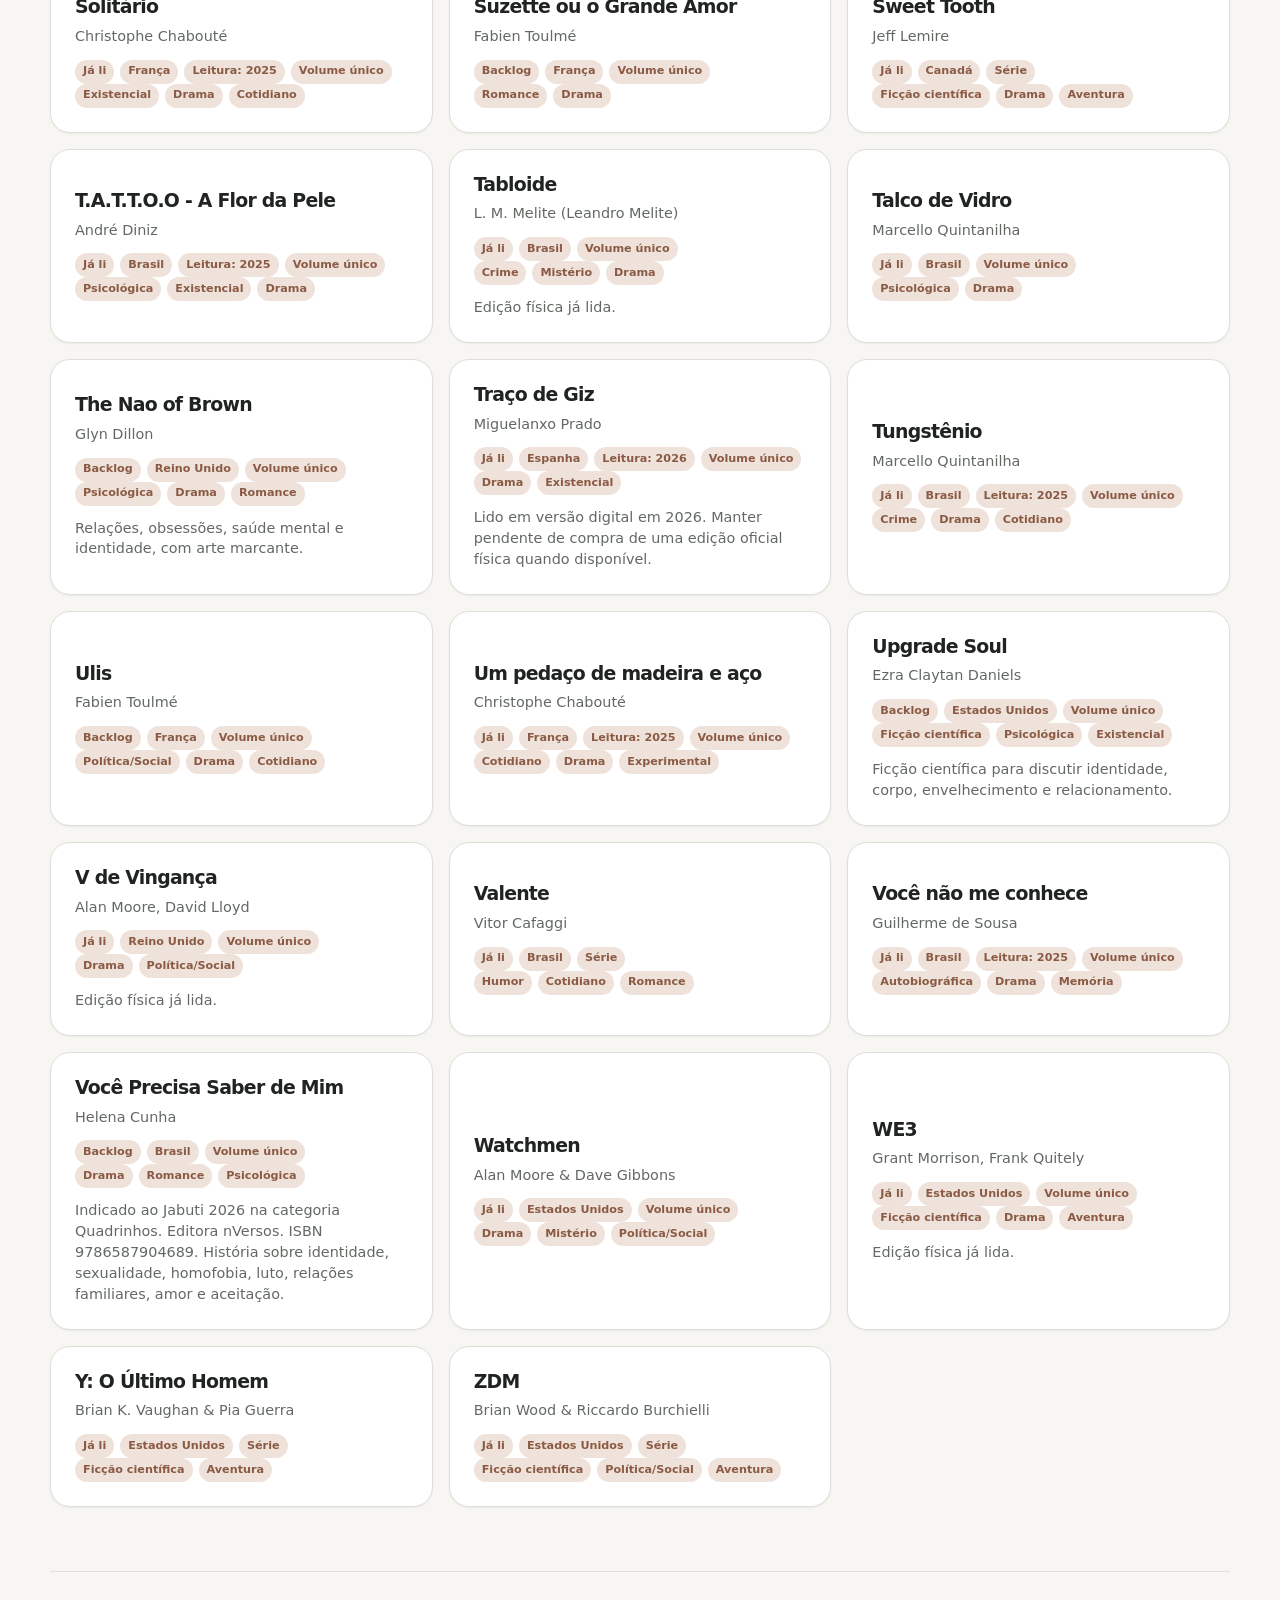
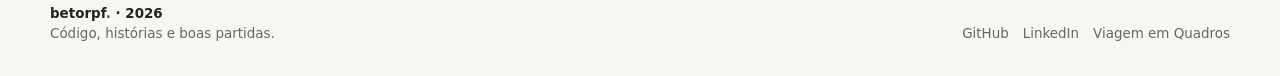
<file: leituras/index.html>
<!DOCTYPE html>
<html lang="pt-BR">
<head>
  <meta charset="utf-8">
  <meta name="viewport" content="width=device-width, initial-scale=1">
  <title>Leituras — HQs &amp; Graphic Novels | betorpf</title>
  <meta name="description" content="Biblioteca pessoal de HQs, graphic novels e outras leituras de Roberto Passareti Filho.">
  <meta name="theme-color" content="#F7F6F2">
  <meta http-equiv="Content-Security-Policy" content="default-src 'self'; base-uri 'self'; object-src 'none'; script-src 'self'; style-src 'self' https://fonts.googleapis.com; font-src https://fonts.gstatic.com; img-src 'self' https: data:; connect-src 'self'; frame-src 'none'; upgrade-insecure-requests">

  <link rel="icon" type="image/png" sizes="32x32" href="../assets/favicon-32.png">
  <link rel="icon" type="image/svg+xml" href="../assets/favicon.svg">
  <link rel="apple-touch-icon" href="../assets/apple-touch-icon.png">
  <link rel="preconnect" href="https://fonts.googleapis.com">
  <link rel="preconnect" href="https://fonts.gstatic.com" crossorigin>
  <link href="https://fonts.googleapis.com/css2?family=Bricolage+Grotesque:opsz,wght@12..96,600;12..96,800&amp;family=IBM+Plex+Mono:wght@400;600&amp;family=IBM+Plex+Sans:wght@400;500;600&amp;display=swap" rel="stylesheet">
  <script src="../assets/js/theme.js"></script>
  <link rel="stylesheet" href="../assets/css/tokens.css">
  <link rel="stylesheet" href="../assets/css/base.css">
  <link rel="stylesheet" href="../assets/css/components.css">
  <link rel="stylesheet" href="../assets/css/collection.css">
  <link rel="stylesheet" href="leituras.css">
</head>
<body class="collection-page section-readings">
  <div class="container">
    <header class="global-header">
      <a class="brand" href="../" aria-label="betorpf — início">
        <img src="../assets/logo-b.svg" width="38" height="42" alt="">
        <span class="brand-name">betorpf<span class="brand-dot">.</span></span>
      </a>
      <div class="header-actions">
        <nav class="site-nav" aria-label="Navegação principal" data-open="false">
          <a href="../">Início</a>
          <a href="../portfolio/">Projetos</a>
          <a href="../#contato">Contato</a>
        </nav>
        <button class="theme-toggle" type="button" data-theme-toggle aria-label="Alternar tema" aria-pressed="false">◐</button>
        <button class="menu-toggle" type="button" data-menu-toggle aria-label="Abrir navegação" aria-expanded="false">☰</button>
      </div>
    </header>

    <main>
      <section class="page-hero" aria-labelledby="page-title">
        <div>
          <p class="eyebrow">Biblioteca pessoal</p>
          <h1 id="page-title">Leituras<span class="brand-dot">.</span></h1>
          <p class="subtitle" id="page-description">HQs, graphic novels e histórias que passaram pela minha estante.</p>
        </div>
        <p class="hero-note">Histórias que ficaram — e outras que ainda esperam a vez.</p>
      </section>

      <section class="collection-stats" aria-label="Resumo da biblioteca">
        <div class="stat"><strong id="total-count">—</strong><span>Total</span></div>
        <div class="stat"><strong id="read-count">—</strong><span>Lidos</span></div>
        <div class="stat"><strong id="wishlist-count">—</strong><span>Quero ler</span></div>
        <p class="updated" id="updated-at" hidden></p>
      </section>

      <section class="catalog" aria-labelledby="catalog-title">
        <div class="catalog-heading">
          <div>
            <p class="eyebrow">Na estante</p>
            <h2 id="catalog-title">Catálogo</h2>
          </div>
          <p class="result-count" id="result-count" aria-live="polite"></p>
        </div>

        <form class="controls" id="controls" role="search">
          <div class="search-field">
            <label for="search">Buscar na biblioteca</label>
            <input type="search" id="search" placeholder="Título, autor, tema…" autocomplete="off">
          </div>
          <div class="filter-field">
            <label for="status-filter">Status</label>
            <select id="status-filter"><option value="">Todos</option></select>
          </div>
          <div class="filter-field">
            <label for="country-filter">País</label>
            <select id="country-filter"><option value="">Todos</option></select>
          </div>
          <div class="filter-field">
            <label for="type-filter">Tipo</label>
            <select id="type-filter"><option value="">Todos</option></select>
          </div>
          <div class="filter-field">
            <label for="reading-year-filter">Ano de leitura</label>
            <select id="reading-year-filter"><option value="">Todos</option></select>
          </div>
          <div class="filter-field sort-field">
            <label for="sort">Ordenar</label>
            <select id="sort">
              <option value="title-asc">Título A–Z</option>
              <option value="title-desc">Título Z–A</option>
              <option value="year-desc">Leitura mais recente</option>
              <option value="year-asc">Leitura mais antiga</option>
            </select>
          </div>
        </form>

        <div class="state-message" id="loading-state" role="status">Abrindo a biblioteca…</div>
        <div class="state-message state-message--error" id="error-state" role="alert" hidden>
          <strong>Não foi possível carregar a lista de leituras.</strong>
          <span>Tente novamente em alguns instantes.</span>
        </div>
        <div class="state-message" id="empty-state" hidden>
          <strong>Nenhuma leitura encontrada.</strong>
          <span>Tente ajustar a busca ou os filtros.</span>
        </div>
        <div class="collection-grid" id="book-grid" aria-live="polite"></div>
      </section>
    </main>

    <footer class="global-footer">
      <div><p class="footer-brand">betorpf<span class="brand-dot">.</span> · 2026</p><p>Código, histórias e boas partidas.</p></div>
      <nav class="footer-links" aria-label="Links úteis"><a href="https://github.com/betorpf">GitHub</a><a href="https://www.linkedin.com/in/roberto-passareti-filho-6681a279/">LinkedIn</a><a href="https://viagememquadros.blogspot.com/">Viagem em Quadros</a></nav>
    </footer>
  </div>

  <dialog class="collection-dialog" id="book-dialog" aria-labelledby="dialog-title">
    <div class="dialog-shell">
      <button class="dialog-close" type="button" id="dialog-close" aria-label="Fechar detalhes">Fechar ×</button>
      <div id="dialog-content"></div>
    </div>
  </dialog>

  <script src="../assets/js/site-shell.js" defer></script>
  <script src="leituras.js" defer></script>
</body>
</html>
</file>
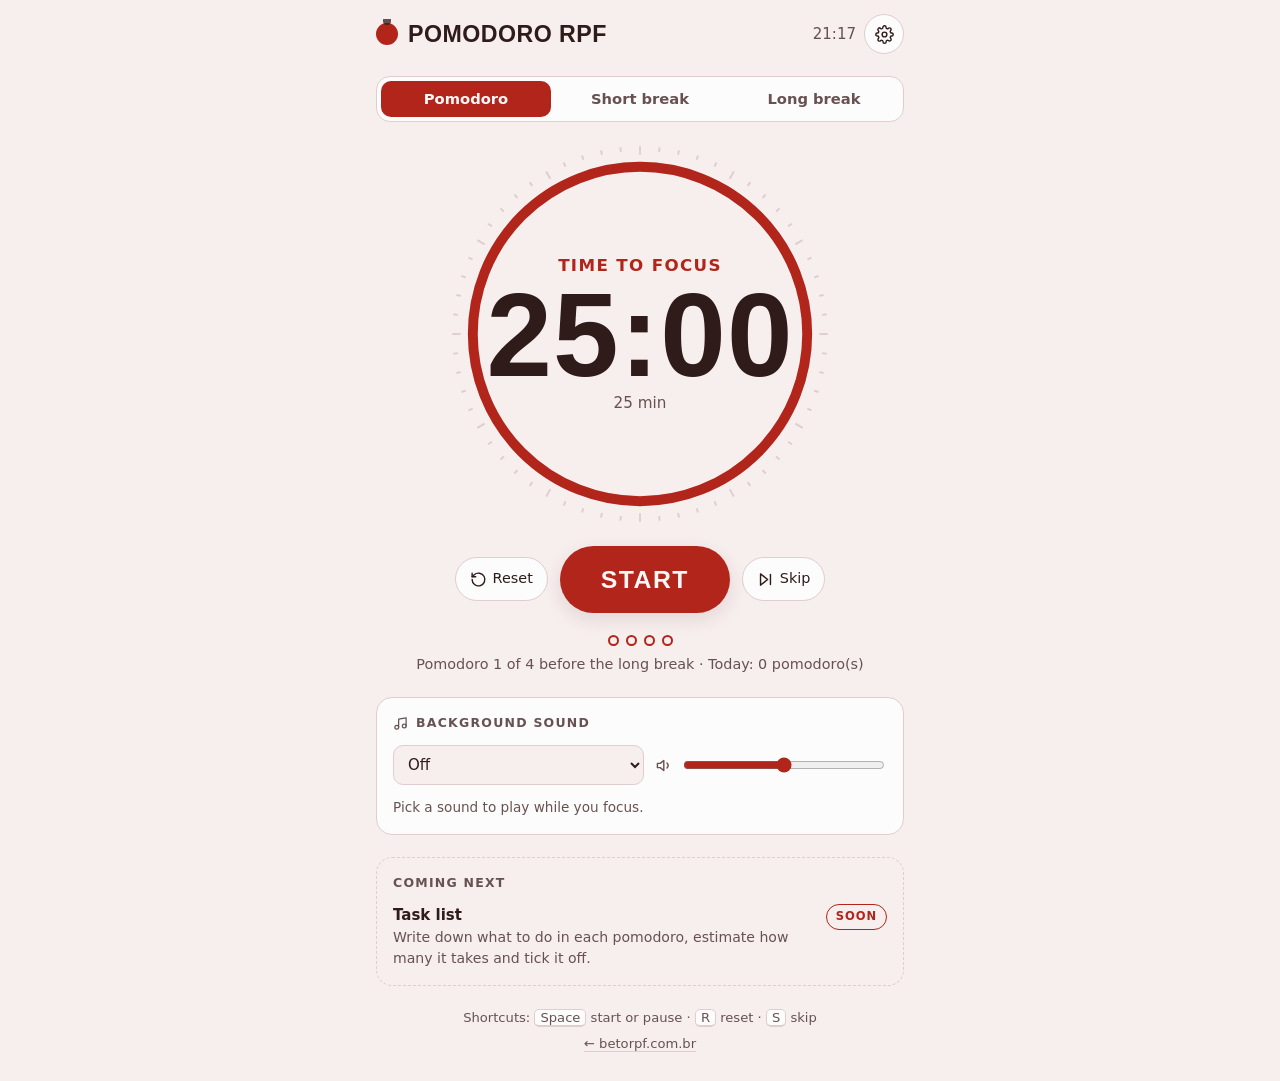
<file: pomodoro/index.html>
<!doctype html>
<html lang="pt-BR">
<head>
<meta charset="utf-8">
<meta name="viewport" content="width=device-width, initial-scale=1, viewport-fit=cover">
<title>Pomodoro RPF</title>
<meta name="description" content="Timer Pomodoro simples e sem anúncios: tempos configuráveis, temas, alarmes, som de fundo e três idiomas.">
<meta name="theme-color" content="#c23a2b">
<!-- O script inline é liberado por hash na CSP. Ao alterar o <script>, recalcule com: python scripts/csp-hash.py pomodoro/index.html -->
<meta http-equiv="Content-Security-Policy" content="default-src 'self'; base-uri 'self'; object-src 'none'; script-src 'sha256-l40t/mqHv/Pngu2oV+UYfZxUBKZL8Ag2x256hiothRs='; style-src 'self' 'unsafe-inline' https://fonts.googleapis.com; font-src https://fonts.gstatic.com; img-src 'self' data:; connect-src 'self'; form-action 'none'; frame-src 'none'; upgrade-insecure-requests">

<meta property="og:type" content="website">
<meta property="og:url" content="https://betorpf.com.br/pomodoro/">
<meta property="og:title" content="Pomodoro RPF">
<meta property="og:description" content="Timer Pomodoro simples e sem anúncios: tempos configuráveis, temas, alarmes, som de fundo e três idiomas.">
<meta property="og:image" content="https://betorpf.com.br/assets/og.jpg">
<meta name="twitter:card" content="summary_large_image">

<link rel="icon" type="image/png" sizes="32x32" href="/assets/favicon-32.png">
<link rel="icon" type="image/png" sizes="512x512" href="/assets/favicon.png">
<link rel="icon" type="image/svg+xml" href="/assets/favicon.svg">
<link rel="apple-touch-icon" href="/assets/apple-touch-icon.png">
<link rel="preconnect" href="https://fonts.googleapis.com">
<link rel="preconnect" href="https://fonts.gstatic.com" crossorigin>
<link rel="stylesheet" href="https://fonts.googleapis.com/css2?family=Big+Shoulders+Display:wght@600;800&family=Instrument+Sans:wght@400;500;600&display=swap">
<style>
/* Layout: uma coluna de foco com o anel do timer no centro; ajustes numa gaveta lateral; a cor da página inteira segue o modo atual */
:root{
  --h:4; --s:74%;
  --font-display:"Big Shoulders Display","Arial Narrow",Impact,sans-serif;
  --font-body:"Instrument Sans",system-ui,-apple-system,"Segoe UI",Roboto,sans-serif;
  --bg:hsl(var(--h) calc(var(--s) * .5) 95%);
  --surface:hsl(var(--h) calc(var(--s) * .35) 99%);
  --fg:hsl(var(--h) 28% 14%);
  --muted:hsl(var(--h) 12% 36%);
  --line:hsl(var(--h) calc(var(--s) * .3) 84%);
  --accent:hsl(var(--h) var(--s) 40%);
  --accent-ink:hsl(var(--h) 40% 98%);
  --track:hsl(var(--h) calc(var(--s) * .45) 87%);
  --shadow:hsl(var(--h) 40% 25% / .12);
  --backdrop:hsl(var(--h) 30% 10% / .4);
}
@media (prefers-color-scheme: dark){
  :root:not([data-theme="light"]){
    --bg:hsl(var(--h) 20% 9%);
    --surface:hsl(var(--h) 16% 13%);
    --fg:hsl(var(--h) 25% 93%);
    --muted:hsl(var(--h) 10% 66%);
    --line:hsl(var(--h) 14% 24%);
    --accent:hsl(var(--h) var(--s) 64%);
    --accent-ink:hsl(var(--h) 40% 9%);
    --track:hsl(var(--h) 16% 20%);
    --shadow:hsl(0 0% 0% / .35);
    --backdrop:hsl(0 0% 0% / .55);
    color-scheme:dark;
  }
}
:root[data-theme="dark"]{
  --bg:hsl(var(--h) 20% 9%);
  --surface:hsl(var(--h) 16% 13%);
  --fg:hsl(var(--h) 25% 93%);
  --muted:hsl(var(--h) 10% 66%);
  --line:hsl(var(--h) 14% 24%);
  --accent:hsl(var(--h) var(--s) 64%);
  --accent-ink:hsl(var(--h) 40% 9%);
  --track:hsl(var(--h) 16% 20%);
  --shadow:hsl(0 0% 0% / .35);
  --backdrop:hsl(0 0% 0% / .55);
  color-scheme:dark;
}
html,body{height:100%}
body{margin:0}
[hidden]{display:none!important}
img{max-width:100%}
body{
  background:var(--bg); color:var(--fg);
  font-family:var(--font-body); font-size:15px; line-height:1.5;
  transition:background-color .6s ease, color .6s ease;
}
*{box-sizing:border-box}
button,input,select{font:inherit;color:inherit}
:focus-visible{outline:2px solid var(--accent);outline-offset:2px}

.app{
  max-width:560px; margin:0 auto; min-height:100%;
  display:flex; flex-direction:column; gap:22px;
  padding-block:14px 28px;
  padding-left:max(16px, env(safe-area-inset-left, 0px));
  padding-right:max(16px, env(safe-area-inset-right, 0px));
}

/* Cabeçalho */
.top{display:flex;align-items:center;gap:12px;justify-content:space-between}
.brand{display:flex;align-items:center;gap:10px;min-width:0}
.mark{width:22px;height:22px;border-radius:50%;background:var(--accent);position:relative;flex:none;transition:background-color .6s}
.mark::after{content:"";position:absolute;left:50%;top:-4px;width:8px;height:6px;margin-left:-4px;border-radius:0 0 4px 4px;background:var(--fg);opacity:.75}
.brand b{font-family:var(--font-display);font-weight:800;font-size:1.45rem;letter-spacing:.02em;text-transform:uppercase;white-space:nowrap}
.top-right{display:flex;align-items:center;gap:8px}
.clock{font-variant-numeric:tabular-nums;color:var(--muted);font-weight:500;white-space:nowrap}
.icon-btn{
  width:40px;height:40px;border-radius:50%;border:1px solid var(--line);
  background:var(--surface);display:grid;place-items:center;cursor:pointer;flex:none;
}
.icon-btn:hover{border-color:var(--accent)}
.icon-btn svg{width:19px;height:19px}

/* Abas de modo */
.modes{display:grid;grid-template-columns:repeat(3,1fr);gap:4px;padding:4px;border-radius:14px;background:var(--surface);border:1px solid var(--line)}
.modes button{
  border:0;background:transparent;border-radius:10px;padding:9px 6px;cursor:pointer;
  font-weight:600;font-size:.92rem;color:var(--muted);line-height:1.2;
}
.modes button[aria-selected="true"]{background:var(--accent);color:var(--accent-ink)}

/* Anel do timer */
.dial{width:min(84vw,380px);aspect-ratio:1;max-width:100%;margin:0 auto;position:relative;container-type:inline-size}
.dial svg{width:100%;height:100%;transform:rotate(-90deg);display:block}
.dial .track{fill:none;stroke:var(--track);stroke-width:2.6}
.dial .prog{fill:none;stroke:var(--accent);stroke-width:2.6;stroke-linecap:round;transition:stroke-dashoffset .3s linear, stroke .6s}
.dial .ticks line{stroke:var(--line);stroke-width:.5}
.dial-in{position:absolute;inset:0;display:flex;flex-direction:column;align-items:center;justify-content:center;text-align:center;gap:1cqi}
.dial-label{font-size:4.4cqi;font-weight:600;color:var(--accent);letter-spacing:.08em;text-transform:uppercase}
.time{
  font-family:var(--font-display);font-weight:800;font-size:31cqi;line-height:.9;
  font-variant-numeric:tabular-nums;letter-spacing:.01em;
}
.dial-sub{font-size:4cqi;color:var(--muted);font-variant-numeric:tabular-nums;min-height:1.5em}

/* Controles */
.controls{display:flex;align-items:center;justify-content:center;gap:12px}
.primary{
  min-width:170px;padding:15px 30px;border-radius:999px;border:0;cursor:pointer;
  background:var(--accent);color:var(--accent-ink);
  font-family:var(--font-display);font-weight:800;font-size:1.55rem;letter-spacing:.06em;text-transform:uppercase;
  box-shadow:0 6px 18px var(--shadow);transition:transform .1s, background-color .6s;
}
.primary:active{transform:translateY(2px)}
.ghost{
  display:flex;align-items:center;gap:6px;padding:10px 14px;border-radius:999px;cursor:pointer;
  border:1px solid var(--line);background:var(--surface);font-weight:500;font-size:.9rem;
}
.ghost:hover{border-color:var(--accent)}
.ghost svg{width:17px;height:17px}

/* Ciclo */
.cycle{display:flex;flex-direction:column;align-items:center;gap:8px;color:var(--muted);font-size:.9rem;text-align:center}
.dots{display:flex;gap:7px;flex-wrap:wrap;justify-content:center}
.dots span{width:11px;height:11px;border-radius:50%;border:2px solid var(--accent);transition:background-color .3s}
.dots span.on{background:var(--accent)}

/* Cartões */
.card{background:var(--surface);border:1px solid var(--line);border-radius:16px;padding:16px;display:flex;flex-direction:column;gap:12px}
.card h2{margin:0;font-size:.78rem;letter-spacing:.1em;text-transform:uppercase;color:var(--muted);font-weight:600;display:flex;align-items:center;gap:8px}
.card h2 svg{width:15px;height:15px}
.amb-row{display:flex;gap:12px;flex-wrap:wrap;align-items:center}
.amb-row select{flex:1 1 180px;min-width:0}
.vol{display:flex;align-items:center;gap:8px;flex:1 1 160px;min-width:0}
.vol input{flex:1;min-width:0}
.vol svg{width:17px;height:17px;flex:none;color:var(--muted)}
.hint{font-size:.85rem;color:var(--muted);margin:0}
select,input[type=number]{
  background:var(--bg);border:1px solid var(--line);border-radius:10px;padding:9px 10px;
}
input[type=range]{accent-color:var(--accent)}
input[type=checkbox]{accent-color:var(--accent);width:18px;height:18px;flex:none}

.road{background:transparent;border-style:dashed}
.road ul{margin:0;padding:0;list-style:none;display:flex;flex-direction:column;gap:8px}
.road li{display:flex;gap:10px;align-items:flex-start;justify-content:space-between}
.road li div{min-width:0}
.road strong{display:block;font-weight:600}
.road p{margin:0;font-size:.88rem;color:var(--muted)}
.chip{flex:none;font-size:.72rem;font-weight:600;text-transform:uppercase;letter-spacing:.08em;padding:3px 9px;border-radius:999px;border:1px solid var(--accent);color:var(--accent)}

.foot{text-align:center;font-size:.82rem;color:var(--muted);margin-top:auto;display:flex;flex-direction:column;gap:6px}
.foot p{margin:0}
.home-link{color:var(--muted);font-weight:500;text-decoration:none;border-bottom:1px solid var(--line)}
.home-link:hover{color:var(--accent);border-color:var(--accent)}
kbd{font-family:inherit;border:1px solid var(--line);border-bottom-width:2px;border-radius:5px;padding:0 5px;background:var(--surface)}

/* Gaveta de configurações */
.backdrop{position:fixed;inset:0;background:var(--backdrop);z-index:20}
.drawer{
  position:fixed;top:0;right:0;bottom:0;z-index:21;width:min(430px,100%);
  background:var(--surface);border-left:1px solid var(--line);overflow-y:auto;
  padding-top:calc(16px + env(safe-area-inset-top, 0px));
  padding-bottom:calc(24px + env(safe-area-inset-bottom, 0px));
  padding-right:max(18px, env(safe-area-inset-right, 0px));
  padding-left:18px;
  display:flex;flex-direction:column;gap:22px;box-shadow:-10px 0 40px var(--shadow);
}
.drawer-head{display:flex;justify-content:space-between;align-items:center;gap:12px}
.drawer-head h2{margin:0;font-family:var(--font-display);font-weight:800;font-size:1.7rem;text-transform:uppercase;letter-spacing:.03em}
.sec{display:flex;flex-direction:column;gap:12px;padding-top:18px;border-top:1px solid var(--line)}
.sec h3{margin:0;font-size:.78rem;letter-spacing:.1em;text-transform:uppercase;color:var(--muted);font-weight:600}
.times{display:grid;grid-template-columns:repeat(3,1fr);gap:10px}
.times label{display:flex;flex-direction:column;gap:5px;font-size:.84rem;font-weight:500;min-width:0}
.times input{width:100%;font-variant-numeric:tabular-nums}
.check{display:flex;gap:10px;align-items:center;cursor:pointer;font-size:.93rem}
.inline{display:flex;align-items:center;gap:10px;flex-wrap:wrap;font-size:.93rem}
.inline input[type=number]{width:72px}
.field{display:flex;flex-direction:column;gap:6px;font-size:.88rem;font-weight:500}
.seg{display:inline-flex;border:1px solid var(--line);border-radius:10px;padding:3px;gap:3px;flex-wrap:wrap}
.seg button{border:0;background:transparent;padding:6px 12px;border-radius:7px;cursor:pointer;font-weight:500;font-size:.88rem;color:var(--muted)}
.seg button[aria-pressed="true"]{background:var(--accent);color:var(--accent-ink)}
.themes{display:grid;grid-template-columns:repeat(auto-fill,minmax(118px,1fr));gap:8px}
.theme{
  display:flex;flex-direction:column;gap:8px;align-items:flex-start;padding:10px;border-radius:12px;
  border:1px solid var(--line);background:var(--bg);cursor:pointer;font-size:.86rem;font-weight:500;text-align:left;
}
.theme[aria-pressed="true"]{border-color:var(--accent);box-shadow:0 0 0 1px var(--accent)}
.sw{display:flex;gap:4px}
.sw i{width:18px;height:18px;border-radius:50%;display:block}
.row2{display:flex;gap:10px;align-items:center;flex-wrap:wrap}
.row2 select{flex:1 1 160px;min-width:0}

/* Aviso */
.toast{
  position:fixed;left:50%;transform:translateX(-50%);z-index:30;
  bottom:calc(18px + env(safe-area-inset-bottom, 0px));
  background:var(--fg);color:var(--bg);padding:10px 18px;border-radius:999px;font-weight:600;font-size:.92rem;
  box-shadow:0 8px 24px var(--shadow);max-width:calc(100% - 32px);text-align:center;
}

@media (max-width:420px){
  .brand b{font-size:1.2rem}
  .clock{display:none}
  .ghost span{position:absolute;width:1px;height:1px;overflow:hidden;clip:rect(0 0 0 0)}
  .ghost{padding:12px}
  .primary{min-width:150px}
  .times{grid-template-columns:1fr 1fr 1fr;gap:8px}
}
@media (prefers-reduced-motion:reduce){
  *{transition:none!important}
}
</style>
</head>
<body>
<div class="app">
  <header class="top">
    <div class="brand"><span class="mark" aria-hidden="true"></span><b>Pomodoro RPF</b></div>
    <div class="top-right">
      <span class="clock" id="clock"></span>
      <button class="icon-btn" id="openSettings" data-i18n-aria="settings" type="button">
        <svg viewBox="0 0 24 24" fill="none" stroke="currentColor" stroke-width="1.8" stroke-linecap="round" stroke-linejoin="round"><circle cx="12" cy="12" r="3"/><path d="M19.4 15a1.65 1.65 0 0 0 .33 1.82l.06.06a2 2 0 1 1-2.83 2.83l-.06-.06a1.65 1.65 0 0 0-1.82-.33 1.65 1.65 0 0 0-1 1.51V21a2 2 0 1 1-4 0v-.09A1.65 1.65 0 0 0 9 19.4a1.65 1.65 0 0 0-1.82.33l-.06.06a2 2 0 1 1-2.83-2.83l.06-.06A1.65 1.65 0 0 0 4.68 15a1.65 1.65 0 0 0-1.51-1H3a2 2 0 1 1 0-4h.09A1.65 1.65 0 0 0 4.6 9a1.65 1.65 0 0 0-.33-1.82l-.06-.06a2 2 0 1 1 2.83-2.83l.06.06A1.65 1.65 0 0 0 9 4.68a1.65 1.65 0 0 0 1-1.51V3a2 2 0 1 1 4 0v.09a1.65 1.65 0 0 0 1 1.51 1.65 1.65 0 0 0 1.82-.33l.06-.06a2 2 0 1 1 2.83 2.83l-.06.06A1.65 1.65 0 0 0 19.4 9a1.65 1.65 0 0 0 1.51 1H21a2 2 0 1 1 0 4h-.09a1.65 1.65 0 0 0-1.51 1z"/></svg>
      </button>
    </div>
  </header>

  <div class="modes" role="tablist" id="modes">
    <button role="tab" id="tab-pomodoro" data-mode="pomodoro" data-i18n="mode_pomodoro" type="button"></button>
    <button role="tab" id="tab-short" data-mode="short" data-i18n="mode_short" type="button"></button>
    <button role="tab" id="tab-long" data-mode="long" data-i18n="mode_long" type="button"></button>
  </div>

  <div class="dial" aria-live="off">
    <svg viewBox="0 0 100 100" aria-hidden="true">
      <g class="ticks" id="ticks"></g>
      <circle class="track" cx="50" cy="50" r="44"/>
      <circle class="prog" id="prog" cx="50" cy="50" r="44"/>
    </svg>
    <div class="dial-in">
      <div class="dial-label" id="dialLabel"></div>
      <div class="time" id="time" role="timer">25:00</div>
      <div class="dial-sub" id="dialSub"></div>
    </div>
  </div>

  <div class="controls">
    <button class="ghost" id="resetBtn" type="button">
      <svg viewBox="0 0 24 24" fill="none" stroke="currentColor" stroke-width="2" stroke-linecap="round" stroke-linejoin="round"><path d="M3 12a9 9 0 1 0 3-6.7L3 8"/><path d="M3 3v5h5"/></svg>
      <span data-i18n="reset"></span>
    </button>
    <button class="primary" id="startBtn" type="button"></button>
    <button class="ghost" id="skipBtn" type="button">
      <svg viewBox="0 0 24 24" fill="none" stroke="currentColor" stroke-width="2" stroke-linecap="round" stroke-linejoin="round"><path d="M5 4l10 8-10 8z"/><path d="M19 5v14"/></svg>
      <span data-i18n="skip"></span>
    </button>
  </div>

  <div class="cycle">
    <div class="dots" id="dots" aria-hidden="true"></div>
    <div id="cycleText"></div>
  </div>

  <section class="card" aria-labelledby="ambTitle">
    <h2 id="ambTitle"><svg viewBox="0 0 24 24" fill="none" stroke="currentColor" stroke-width="2" stroke-linecap="round" stroke-linejoin="round"><path d="M9 18V5l12-2v13"/><circle cx="6" cy="18" r="3"/><circle cx="18" cy="16" r="3"/></svg><span data-i18n="sec_ambient"></span></h2>
    <div class="amb-row">
      <select id="ambientSel" data-i18n-aria="sec_ambient"></select>
      <label class="vol">
        <svg viewBox="0 0 24 24" fill="none" stroke="currentColor" stroke-width="2" stroke-linecap="round" stroke-linejoin="round"><path d="M11 5L6 9H2v6h4l5 4z"/><path d="M15.5 8.5a5 5 0 0 1 0 7"/></svg>
        <input type="range" id="ambientVol" min="0" max="1" step="0.01" data-i18n-aria="volume">
      </label>
    </div>
    <p class="hint" id="ambHint"></p>
  </section>

  <section class="card road" aria-labelledby="roadTitle">
    <h2 id="roadTitle" data-i18n="roadmap"></h2>
    <ul>
      <li><div><strong data-i18n="road_tasks"></strong><p data-i18n="road_tasks_d"></p></div><span class="chip" data-i18n="soon"></span></li>
    </ul>
  </section>

  <footer class="foot">
    <p id="foot"></p>
    <p><a class="home-link" href="/">← betorpf.com.br</a></p>
  </footer>
</div>

<div class="backdrop" id="backdrop" hidden></div>
<aside class="drawer" id="drawer" hidden aria-labelledby="drawerTitle" role="dialog" aria-modal="true">
  <div class="drawer-head">
    <h2 id="drawerTitle" data-i18n="settings"></h2>
    <button class="icon-btn" id="closeSettings" data-i18n-aria="close" type="button">
      <svg viewBox="0 0 24 24" fill="none" stroke="currentColor" stroke-width="2" stroke-linecap="round"><path d="M6 6l12 12M18 6L6 18"/></svg>
    </button>
  </div>

  <div class="sec">
    <h3 data-i18n="sec_timers"></h3>
    <div class="times">
      <label><span data-i18n="mode_pomodoro"></span><input type="number" id="durPomodoro" min="1" max="120" inputmode="numeric"></label>
      <label><span data-i18n="mode_short"></span><input type="number" id="durShort" min="1" max="60" inputmode="numeric"></label>
      <label><span data-i18n="mode_long"></span><input type="number" id="durLong" min="1" max="90" inputmode="numeric"></label>
    </div>
    <label class="inline"><span data-i18n="long_every"></span><input type="number" id="longInterval" min="2" max="12" inputmode="numeric"><span data-i18n="long_every_unit"></span></label>
  </div>

  <div class="sec">
    <h3 data-i18n="sec_auto"></h3>
    <label class="check"><input type="checkbox" id="autoBreaks"><span data-i18n="auto_breaks"></span></label>
    <label class="check"><input type="checkbox" id="autoPomos"><span data-i18n="auto_pomos"></span></label>
  </div>

  <div class="sec">
    <h3 data-i18n="sec_look"></h3>
    <div class="field"><span data-i18n="theme"></span><div class="themes" id="themes"></div></div>
    <div class="field"><span data-i18n="time_format"></span>
      <div class="seg" id="fmtSeg"><button type="button" data-v="24">24 h</button><button type="button" data-v="12">12 h</button></div>
    </div>
    <div class="field"><span data-i18n="language"></span>
      <div class="seg" id="langSeg"><button type="button" data-v="pt">Português (BR)</button><button type="button" data-v="en">English</button><button type="button" data-v="es">Español</button></div>
    </div>
  </div>

  <div class="sec">
    <h3 data-i18n="sec_alarm"></h3>
    <div class="row2">
      <select id="alarmSel" data-i18n-aria="alarm_sound"></select>
      <button class="ghost" id="testAlarm" type="button"><span data-i18n="test"></span></button>
    </div>
    <label class="vol"><svg viewBox="0 0 24 24" fill="none" stroke="currentColor" stroke-width="2" stroke-linecap="round" stroke-linejoin="round"><path d="M11 5L6 9H2v6h4l5 4z"/><path d="M15.5 8.5a5 5 0 0 1 0 7"/></svg><input type="range" id="alarmVol" min="0" max="1" step="0.01" data-i18n-aria="volume"></label>
    <label class="inline"><span data-i18n="repeat"></span><select id="alarmRepeat"></select><span data-i18n="times"></span></label>
  </div>

  <div class="sec">
    <h3 data-i18n="sec_ambient"></h3>
    <label class="check"><input type="checkbox" id="onlyFocus"><span data-i18n="only_focus"></span></label>
  </div>
</aside>

<div class="toast" id="toast" role="status" hidden></div>

<script>
(() => {
const I18N = {
  pt: {
    mode_pomodoro:"Pomodoro", mode_short:"Pausa curta", mode_long:"Pausa longa",
    start:"Iniciar", pause:"Pausar", resume:"Continuar", reset:"Reiniciar", skip:"Pular",
    lbl_pomodoro:"Hora de focar", lbl_short:"Respire um pouco", lbl_long:"Pausa longa",
    ends_at:"Termina às {t}", paused:"Pausado", duration:"{m} min",
    cycle_pomo:"Pomodoro {n} de {k} até a pausa longa", cycle_short:"Pausa curta · {n} de {k} concluídos", cycle_long:"Ciclo completo, aproveite a pausa",
    today:"Hoje: {n} pomodoro(s)",
    settings:"Configurações", close:"Fechar", volume:"Volume",
    sec_timers:"Tempos (minutos)", long_every:"Pausa longa a cada", long_every_unit:"pomodoros",
    sec_auto:"Automação", auto_breaks:"Iniciar pausas automaticamente", auto_pomos:"Iniciar pomodoros automaticamente",
    sec_look:"Aparência", theme:"Tema", time_format:"Formato de hora", language:"Idioma",
    sec_alarm:"Alarme", alarm_sound:"Som do alarme", test:"Testar", repeat:"Repetir", times:"vez(es)",
    a_bell:"Sino de mesa", a_kitchen:"Timer de cozinha", a_digital:"Bip digital", a_marimba:"Marimba", a_chime:"Carrilhão suave", a_none:"Sem som",
    sec_ambient:"Som de fundo", only_focus:"Tocar só durante os pomodoros",
    s_off:"Desligado", s_rain:"Chuva", s_waves:"Ondas do mar", s_brown:"Ruído marrom (grave)", s_white:"Ruído branco", s_pad:"Pad ambiente (acordes calmos)",
    amb_hint_focus:"Toca enquanto o pomodoro está rodando e para nas pausas.", amb_hint_all:"Toca sempre que o timer está rodando.", amb_hint_off:"Escolha um som para tocar enquanto você foca.",
    roadmap:"Próximas implementações", road_tasks:"Lista de tarefas", road_tasks_d:"Anotar o que fazer em cada pomodoro, estimar quantos pomodoros e marcar como feito.", soon:"Em breve",
    foot:"Atalhos: {k1} inicia ou pausa · {k2} reinicia · {k3} pula",
    toast_pomo:"Pomodoro concluído! Hora da pausa.", toast_break:"Pausa encerrada. Bora focar.",
    th_classic:"Clássico", th_forest:"Floresta", th_ocean:"Oceano", th_dusk:"Crepúsculo", th_graphite:"Grafite",
    title_focus:"Foco", title_break:"Pausa"
  },
  en: {
    mode_pomodoro:"Pomodoro", mode_short:"Short break", mode_long:"Long break",
    start:"Start", pause:"Pause", resume:"Resume", reset:"Reset", skip:"Skip",
    lbl_pomodoro:"Time to focus", lbl_short:"Take a breath", lbl_long:"Long break",
    ends_at:"Ends at {t}", paused:"Paused", duration:"{m} min",
    cycle_pomo:"Pomodoro {n} of {k} before the long break", cycle_short:"Short break · {n} of {k} done", cycle_long:"Cycle complete, enjoy the break",
    today:"Today: {n} pomodoro(s)",
    settings:"Settings", close:"Close", volume:"Volume",
    sec_timers:"Timers (minutes)", long_every:"Long break every", long_every_unit:"pomodoros",
    sec_auto:"Automation", auto_breaks:"Auto-start breaks", auto_pomos:"Auto-start pomodoros",
    sec_look:"Appearance", theme:"Theme", time_format:"Time format", language:"Language",
    sec_alarm:"Alarm", alarm_sound:"Alarm sound", test:"Test", repeat:"Repeat", times:"time(s)",
    a_bell:"Desk bell", a_kitchen:"Kitchen timer", a_digital:"Digital beep", a_marimba:"Marimba", a_chime:"Soft chime", a_none:"No sound",
    sec_ambient:"Background sound", only_focus:"Play only during pomodoros",
    s_off:"Off", s_rain:"Rain", s_waves:"Ocean waves", s_brown:"Brown noise (deep)", s_white:"White noise", s_pad:"Ambient pad (calm chords)",
    amb_hint_focus:"Plays while a pomodoro is running and stops during breaks.", amb_hint_all:"Plays whenever the timer is running.", amb_hint_off:"Pick a sound to play while you focus.",
    roadmap:"Coming next", road_tasks:"Task list", road_tasks_d:"Write down what to do in each pomodoro, estimate how many it takes and tick it off.", soon:"Soon",
    foot:"Shortcuts: {k1} start or pause · {k2} reset · {k3} skip",
    toast_pomo:"Pomodoro done! Break time.", toast_break:"Break over. Back to focus.",
    th_classic:"Classic", th_forest:"Forest", th_ocean:"Ocean", th_dusk:"Dusk", th_graphite:"Graphite",
    title_focus:"Focus", title_break:"Break"
  },
  es: {
    mode_pomodoro:"Pomodoro", mode_short:"Pausa corta", mode_long:"Pausa larga",
    start:"Iniciar", pause:"Pausar", resume:"Continuar", reset:"Reiniciar", skip:"Saltar",
    lbl_pomodoro:"Hora de concentrarse", lbl_short:"Respira un poco", lbl_long:"Pausa larga",
    ends_at:"Termina a las {t}", paused:"En pausa", duration:"{m} min",
    cycle_pomo:"Pomodoro {n} de {k} antes de la pausa larga", cycle_short:"Pausa corta · {n} de {k} hechos", cycle_long:"Ciclo completo, disfruta la pausa",
    today:"Hoy: {n} pomodoro(s)",
    settings:"Configuración", close:"Cerrar", volume:"Volumen",
    sec_timers:"Tiempos (minutos)", long_every:"Pausa larga cada", long_every_unit:"pomodoros",
    sec_auto:"Automatización", auto_breaks:"Iniciar pausas automáticamente", auto_pomos:"Iniciar pomodoros automáticamente",
    sec_look:"Apariencia", theme:"Tema", time_format:"Formato de hora", language:"Idioma",
    sec_alarm:"Alarma", alarm_sound:"Sonido de alarma", test:"Probar", repeat:"Repetir", times:"vez/veces",
    a_bell:"Campana de mesa", a_kitchen:"Temporizador de cocina", a_digital:"Pitido digital", a_marimba:"Marimba", a_chime:"Carillón suave", a_none:"Sin sonido",
    sec_ambient:"Sonido de fondo", only_focus:"Sonar solo durante los pomodoros",
    s_off:"Apagado", s_rain:"Lluvia", s_waves:"Olas del mar", s_brown:"Ruido marrón (grave)", s_white:"Ruido blanco", s_pad:"Pad ambiental (acordes tranquilos)",
    amb_hint_focus:"Suena mientras corre el pomodoro y se detiene en las pausas.", amb_hint_all:"Suena siempre que el temporizador está corriendo.", amb_hint_off:"Elige un sonido para acompañar tu concentración.",
    roadmap:"Próximas funciones", road_tasks:"Lista de tareas", road_tasks_d:"Anotar qué hacer en cada pomodoro, estimar cuántos lleva y marcarlo como hecho.", soon:"Pronto",
    foot:"Atajos: {k1} inicia o pausa · {k2} reinicia · {k3} salta",
    toast_pomo:"¡Pomodoro terminado! Hora de la pausa.", toast_break:"Pausa terminada. A concentrarse.",
    th_classic:"Clásico", th_forest:"Bosque", th_ocean:"Océano", th_dusk:"Crepúsculo", th_graphite:"Grafito",
    title_focus:"Foco", title_break:"Pausa"
  }
};
const LOCALE = {pt:"pt-BR", en:"en-US", es:"es-ES"};

const THEMES = {
  classic:  {pomodoro:[4,74],   short:[168,52], long:[212,58]},
  forest:   {pomodoro:[145,42], short:[38,72],  long:[195,48]},
  ocean:    {pomodoro:[204,68], short:[178,55], long:[244,46]},
  dusk:     {pomodoro:[343,60], short:[24,78],  long:[268,42]},
  graphite: {pomodoro:[220,14], short:[190,12], long:[260,12]}
};
const ALARMS = ["bell","kitchen","digital","marimba","chime","none"];
const AMBIENTS = ["off","rain","waves","brown","white","pad"];

const DEFAULTS = {
  lang: (navigator.language||"pt").slice(0,2) === "es" ? "es" : (navigator.language||"pt").slice(0,2) === "en" ? "en" : "pt",
  dur:{pomodoro:25, short:5, long:15}, longInterval:4,
  autoBreaks:false, autoPomos:false,
  theme:"classic", hour12:false,
  alarm:"bell", alarmVol:0.7, alarmRepeat:2,
  ambient:"off", ambientVol:0.5, onlyFocus:true
};
const KEY = "pomodoro-rpf-v1";
function load(){
  try{
    const raw = localStorage.getItem(KEY);
    if(!raw) return structuredClone(DEFAULTS);
    const s = JSON.parse(raw);
    return {...structuredClone(DEFAULTS), ...s, dur:{...DEFAULTS.dur, ...(s.dur||{})}};
  }catch(e){ return structuredClone(DEFAULTS); }
}
function save(){ try{ localStorage.setItem(KEY, JSON.stringify(S)); }catch(e){} }
const todayKey = () => { const d=new Date(); return `${d.getFullYear()}-${String(d.getMonth()+1).padStart(2,"0")}-${String(d.getDate()).padStart(2,"0")}`; };
function loadToday(){ try{ const d = JSON.parse(localStorage.getItem(KEY+"-today")||"{}"); return d.date===todayKey() ? d.n : 0; }catch(e){ return 0; } }
function saveToday(n){ try{ localStorage.setItem(KEY+"-today", JSON.stringify({date:todayKey(), n})); }catch(e){} }

const S = load();
if(!AMBIENTS.includes(S.ambient)) S.ambient = "off";
const st = { mode:"pomodoro", running:false, endAt:0, remaining:S.dur.pomodoro*60000, total:S.dur.pomodoro*60000, completed:0, today:loadToday(), started:false };

const $ = id => document.getElementById(id);
const t = (k, v={}) => (I18N[S.lang][k] ?? I18N.pt[k] ?? k).replace(/\{(\w+)\}/g, (_,x)=> v[x] ?? "");

/* ---------- Áudio ---------- */
let ctx, alarmBus, ambBus, noiseBufs = {}, amb = null, ambType = null, previewTimer = null;
function ensureAudio(){
  if(!ctx){
    const AC = window.AudioContext || window.webkitAudioContext;
    if(!AC) return null;
    ctx = new AC();
    alarmBus = ctx.createGain(); alarmBus.connect(ctx.destination);
    ambBus = ctx.createGain(); ambBus.connect(ctx.destination);
  }
  if(ctx.state === "suspended") ctx.resume();
  return ctx;
}
function tone(f, type, at, dur, peak, attack=0.005, dest=alarmBus){
  const o = ctx.createOscillator(), g = ctx.createGain();
  o.type = type; o.frequency.value = f;
  g.gain.setValueAtTime(0.0001, at);
  g.gain.exponentialRampToValueAtTime(peak, at+attack);
  g.gain.exponentialRampToValueAtTime(0.0001, at+dur);
  o.connect(g); g.connect(dest); o.start(at); o.stop(at+dur+0.05);
}
const PATTERNS = {
  bell(at){ [[1,.5],[2.76,.18],[5.4,.08]].forEach(([m,p])=>tone(880*m,"sine",at,2.2,p)); return 1.7; },
  kitchen(at){ for(let i=0;i<14;i++){ tone(2050,"triangle",at+i*.075,.06,.28,.002); tone(2600,"sine",at+i*.075,.05,.12,.002);} return 1.5; },
  digital(at){ for(let i=0;i<3;i++) tone(1046,"square",at+i*.16,.1,.12,.003); for(let i=0;i<3;i++) tone(1046,"square",at+.6+i*.16,.1,.12,.003); return 1.4; },
  marimba(at){ [523.25,659.25,783.99,1046.5].forEach((f,i)=>{ tone(f,"sine",at+i*.14,.6,.45,.003); tone(f*4,"sine",at+i*.14,.12,.08,.002);} ); return 1.2; },
  chime(at){ [659.25,830.61,987.77,1318.5].forEach((f,i)=>tone(f,"sine",at+i*.32,2.6,.3,.02)); return 2.4; },
  none(){ return 0; }
};
function playAlarm(name=S.alarm, reps=S.alarmRepeat){
  if(!ensureAudio() || name==="none") return;
  alarmBus.gain.value = S.alarmVol;
  let at = ctx.currentTime + .05;
  for(let i=0;i<reps;i++) at += PATTERNS[name](at) + .25;
}
function noiseBuf(kind){
  if(noiseBufs[kind]) return noiseBufs[kind];
  const len = ctx.sampleRate*6, b = ctx.createBuffer(2,len,ctx.sampleRate);
  for(let c=0;c<2;c++){
    const d = b.getChannelData(c);
    let b0=0,b1=0,b2=0,b3=0,b4=0,b5=0,b6=0,last=0;
    for(let i=0;i<len;i++){
      const w = Math.random()*2-1;
      if(kind==="white") d[i]=w*.5;
      else if(kind==="pink"){ b0=.99886*b0+w*.0555179; b1=.99332*b1+w*.0750759; b2=.969*b2+w*.153852; b3=.8665*b3+w*.3104856; b4=.55*b4+w*.5329522; b5=-.7616*b5-w*.016898; d[i]=(b0+b1+b2+b3+b4+b5+b6+w*.5362)*.11; b6=w*.115926; }
      else { last=(last+.02*w)/1.02; d[i]=last*3.5; }
    }
    // suaviza a emenda do loop
    const fade = 2000; for(let i=0;i<fade;i++){ const k=i/fade; d[len-fade+i] = d[len-fade+i]*(1-k) + d[i]*k; }
  }
  return noiseBufs[kind]=b;
}
function src(kind){ const s = ctx.createBufferSource(); s.buffer = noiseBuf(kind); s.loop = true; s.start(); return s; }
function filt(type,f,q=.7){ const x = ctx.createBiquadFilter(); x.type=type; x.frequency.value=f; x.Q.value=q; return x; }
function lfo(rate, depth, param){ const o = ctx.createOscillator(), g = ctx.createGain(); o.frequency.value=rate; g.gain.value=depth; o.connect(g); g.connect(param); o.start(); return o; }

function buildAmbient(type){
  const out = ctx.createGain(); out.gain.value = 0.0001; out.connect(ambBus);
  const stops = [];
  const chain = (...n) => { for(let i=0;i<n.length-1;i++) n[i].connect(n[i+1]); return n[n.length-1]; };
  if(type==="white"){ const s=src("white"); const g=ctx.createGain(); g.gain.value=.35; chain(s,filt("lowpass",9000),g,out); stops.push(s); }
  if(type==="brown"){ const s=src("brown"); const g=ctx.createGain(); g.gain.value=1; chain(s,g,out); stops.push(s); }
  if(type==="rain"){
    const s1=src("white"), g1=ctx.createGain(); g1.gain.value=.35; chain(s1,filt("highpass",600),filt("lowpass",7000),g1,out);
    const s2=src("pink"), g2=ctx.createGain(); g2.gain.value=.5; chain(s2,filt("lowpass",1400),g2,out);
    stops.push(s1,s2, lfo(.13,.08,g1.gain));
  }
  if(type==="waves"){
    const s=src("brown"), f=filt("lowpass",650), g=ctx.createGain(); g.gain.value=.65;
    chain(s,f,g,out);
    const s2=src("pink"), f2=filt("bandpass",900,.6), g2=ctx.createGain(); g2.gain.value=.12; chain(s2,f2,g2,out);
    stops.push(s,s2, lfo(.075,.45,g.gain), lfo(.075,.1,g2.gain), lfo(.075,300,f.frequency));
  }
  if(type==="pad"){
    const f = filt("lowpass",850,.9), g = ctx.createGain(); g.gain.value=.22; chain(f,g,out);
    stops.push(lfo(.04,350,f.frequency));
    [110,164.81,220,277.18,329.63,440].forEach((fr,i)=>{
      [-4,4].forEach(det=>{
        const o=ctx.createOscillator(), og=ctx.createGain();
        o.type = i%2 ? "triangle" : "sine"; o.frequency.value=fr; o.detune.value=det; og.gain.value=.07;
        o.connect(og); og.connect(f); o.start(); stops.push(o);
        stops.push(lfo(.03+i*.011,.03,og.gain));
      });
    });
  }
  out.gain.setTargetAtTime(1, ctx.currentTime, .6);
  return { stop(){ out.gain.setTargetAtTime(0.0001, ctx.currentTime, .3); setTimeout(()=>{ stops.forEach(s=>{try{s.stop()}catch(e){}}); out.disconnect(); }, 1500); } };
}
function ambientWanted(){
  if(S.ambient==="off") return false;
  if(previewTimer) return true;
  return st.running && (!S.onlyFocus || st.mode==="pomodoro");
}
function syncAmbient(){
  const want = ambientWanted();
  const type = want ? S.ambient : null;
  if(type !== ambType){
    if(amb){ amb.stop(); amb=null; }
    ambType = type;
    if(type && ensureAudio()){ amb = buildAmbient(type); }
  }
  if(ambBus) ambBus.gain.setTargetAtTime(S.ambientVol*S.ambientVol, ctx.currentTime, .1);
}
function preview(){
  if(st.running){ syncAmbient(); return; }
  clearTimeout(previewTimer); previewTimer = null; syncAmbient();
  if(S.ambient==="off") return;
  previewTimer = setTimeout(()=>{ previewTimer=null; syncAmbient(); }, 5000);
  syncAmbient();
}

/* ---------- Timer ---------- */
let wakeLock = null;
async function lockScreen(){ try{ if("wakeLock" in navigator) wakeLock = await navigator.wakeLock.request("screen"); }catch(e){} }
function unlockScreen(){ try{ wakeLock && wakeLock.release(); }catch(e){} wakeLock=null; }
document.addEventListener("visibilitychange", ()=>{ if(document.visibilityState==="visible" && st.running) lockScreen(); });

const durMs = m => S.dur[m]*60000;
function applyColors(){
  const [h,s] = THEMES[S.theme][st.mode];
  document.documentElement.style.setProperty("--h", h);
  document.documentElement.style.setProperty("--s", s+"%");
}
function setMode(m, autostart=false){
  st.mode=m; st.running=false; st.started=false; st.total=durMs(m); st.remaining=st.total;
  applyColors(); render(); syncAmbient();
  if(autostart) start(); else unlockScreen();
}
function start(){
  ensureAudio();
  clearTimeout(previewTimer); previewTimer=null;
  st.endAt = Date.now()+st.remaining; st.running=true; st.started=true;
  lockScreen(); render(); syncAmbient();
}
function pause(){
  st.remaining = Math.max(0, st.endAt-Date.now()); st.running=false;
  unlockScreen(); render(); syncAmbient();
}
function reset(){ setMode(st.mode); }
function nextAfterPomodoro(){ return st.completed % S.longInterval === 0 ? "long" : "short"; }
function skip(){
  if(st.mode==="pomodoro") setMode((st.completed+1) % S.longInterval === 0 ? "long" : "short");
  else { if(st.mode==="long") st.completed = 0; setMode("pomodoro"); }
}
function complete(){
  st.running=false; st.remaining=0;
  playAlarm();
  if(st.mode==="pomodoro"){
    st.completed++; st.today++; saveToday(st.today);
    toast(t("toast_pomo"));
    setMode(nextAfterPomodoro(), S.autoBreaks);
  } else {
    if(st.mode==="long") st.completed = 0;
    toast(t("toast_break"));
    setMode("pomodoro", S.autoPomos);
  }
}
setInterval(()=>{
  if(st.running){
    st.remaining = st.endAt-Date.now();
    if(st.remaining<=0){ complete(); return; }
    renderTime();
  }
  renderClock();
}, 250);

/* ---------- Render ---------- */
const C = 2*Math.PI*44;
$("prog").style.strokeDasharray = C;
(function ticks(){
  const g=$("ticks"); let h="";
  for(let i=0;i<60;i++){ const a=i/60*2*Math.PI, r1=i%5?48.2:47.2, r2=49.4;
    h+=`<line x1="${50+r1*Math.cos(a)}" y1="${50+r1*Math.sin(a)}" x2="${50+r2*Math.cos(a)}" y2="${50+r2*Math.sin(a)}"/>`; }
  g.innerHTML=h;
})();
const fmtTime = d => new Intl.DateTimeFormat(LOCALE[S.lang], {hour:"2-digit", minute:"2-digit", hour12:S.hour12}).format(d);
function mmss(ms){ const s=Math.max(0,Math.ceil(ms/1000)); return String(Math.floor(s/60)).padStart(2,"0")+":"+String(s%60).padStart(2,"0"); }
function renderTime(){
  const txt = mmss(st.remaining);
  $("time").textContent = txt;
  $("prog").style.strokeDashoffset = C*(1 - Math.max(0,st.remaining)/st.total);
  document.title = (st.running||st.started) ? `${txt} · ${t(st.mode==="pomodoro"?"title_focus":"title_break")}` : "Pomodoro RPF";
}
function renderClock(){ $("clock").textContent = fmtTime(new Date()); }
function render(){
  document.querySelectorAll("#modes button").forEach(b=>b.setAttribute("aria-selected", b.dataset.mode===st.mode));
  $("dialLabel").textContent = t("lbl_"+st.mode);
  $("startBtn").textContent = st.running ? t("pause") : st.started ? t("resume") : t("start");
  $("dialSub").textContent = st.running ? t("ends_at",{t:fmtTime(new Date(st.endAt))}) : st.started ? t("paused") : t("duration",{m:S.dur[st.mode]});
  const k=S.longInterval, inSet = st.completed % k, full = st.mode==="long" && st.completed>0 && inSet===0;
  $("dots").innerHTML = Array.from({length:k},(_,i)=>`<span class="${(full||i<inSet)?"on":""}"></span>`).join("");
  $("cycleText").textContent =
    (st.mode==="pomodoro" ? t("cycle_pomo",{n:inSet+1,k}) : st.mode==="short" ? t("cycle_short",{n:inSet,k}) : t("cycle_long"))
    + " · " + t("today",{n:st.today});
  renderTime(); renderClock(); renderAmbHint();
}
function renderAmbHint(){
  $("ambHint").textContent = S.ambient==="off" ? t("amb_hint_off") : t(S.onlyFocus?"amb_hint_focus":"amb_hint_all");
}
function fillSelect(el, items, prefix, val){
  el.innerHTML = items.map(v=>`<option value="${v}">${t(prefix+v)}</option>`).join(""); el.value = val;
}
function applyI18n(){
  document.documentElement.lang = LOCALE[S.lang];
  document.querySelectorAll("[data-i18n]").forEach(el=>el.textContent=t(el.dataset.i18n));
  document.querySelectorAll("[data-i18n-aria]").forEach(el=>el.setAttribute("aria-label", t(el.dataset.i18nAria)));
  fillSelect($("ambientSel"), AMBIENTS, "s_", S.ambient);
  fillSelect($("alarmSel"), ALARMS, "a_", S.alarm);
  $("alarmRepeat").innerHTML = [1,2,3,4,5].map(n=>`<option value="${n}">${n}</option>`).join(""); $("alarmRepeat").value=S.alarmRepeat;
  $("foot").innerHTML = t("foot",{k1:"<kbd>Espaço</kbd>".replace("Espaço", S.lang==="en"?"Space":S.lang==="es"?"Espacio":"Espaço"), k2:"<kbd>R</kbd>", k3:"<kbd>S</kbd>"});
  renderThemes(); renderSegs(); render();
}
function renderThemes(){
  $("themes").innerHTML = Object.entries(THEMES).map(([k,v])=>{
    const sw = ["pomodoro","short","long"].map(m=>`<i style="background:hsl(${v[m][0]} ${v[m][1]}% 52%)"></i>`).join("");
    return `<button type="button" class="theme" data-theme-key="${k}" aria-pressed="${S.theme===k}"><span class="sw">${sw}</span>${t("th_"+k)}</button>`;
  }).join("");
}
function renderSegs(){
  document.querySelectorAll("#fmtSeg button").forEach(b=>b.setAttribute("aria-pressed", (b.dataset.v==="12")===S.hour12));
  document.querySelectorAll("#langSeg button").forEach(b=>b.setAttribute("aria-pressed", b.dataset.v===S.lang));
}
let toastT;
function toast(msg){ const el=$("toast"); el.textContent=msg; el.hidden=false; clearTimeout(toastT); toastT=setTimeout(()=>el.hidden=true, 3500); }

/* ---------- Eventos ---------- */
$("startBtn").onclick = ()=> st.running ? pause() : start();
$("resetBtn").onclick = reset;
$("skipBtn").onclick = skip;
document.querySelectorAll("#modes button").forEach(b=>b.onclick=()=>setMode(b.dataset.mode));
document.addEventListener("keydown", e=>{
  if(!$("drawer").hidden){ if(e.key==="Escape") closeDrawer(); return; }
  if(e.target.closest("input,select,textarea")) return;
  if(e.code==="Space"){ e.preventDefault(); st.running?pause():start(); }
  else if(e.key==="r"||e.key==="R") reset();
  else if(e.key==="s"||e.key==="S") skip();
});

let lastFocus;
function openDrawer(){ lastFocus=document.activeElement; $("drawer").hidden=false; $("backdrop").hidden=false; $("closeSettings").focus(); }
function closeDrawer(){ $("drawer").hidden=true; $("backdrop").hidden=true; lastFocus && lastFocus.focus(); }
$("openSettings").onclick=openDrawer; $("closeSettings").onclick=closeDrawer; $("backdrop").onclick=closeDrawer;

function bindNum(id, get, set, min, max){
  const el=$(id); el.value=get();
  el.addEventListener("change", ()=>{
    let v=Math.round(Number(el.value)); if(!isFinite(v)) v=get();
    v=Math.min(max,Math.max(min,v)); el.value=v; set(v); save();
    if(!st.started) setMode(st.mode); else render();
  });
}
bindNum("durPomodoro", ()=>S.dur.pomodoro, v=>S.dur.pomodoro=v, 1, 120);
bindNum("durShort", ()=>S.dur.short, v=>S.dur.short=v, 1, 60);
bindNum("durLong", ()=>S.dur.long, v=>S.dur.long=v, 1, 90);
bindNum("longInterval", ()=>S.longInterval, v=>S.longInterval=v, 2, 12);
[["autoBreaks","autoBreaks"],["autoPomos","autoPomos"],["onlyFocus","onlyFocus"]].forEach(([id,k])=>{
  $(id).checked=S[k]; $(id).onchange=()=>{ S[k]=$(id).checked; save(); renderAmbHint(); syncAmbient(); };
});
$("themes").onclick = e=>{ const b=e.target.closest("[data-theme-key]"); if(!b) return; S.theme=b.dataset.themeKey; save(); applyColors(); renderThemes(); };
$("fmtSeg").onclick = e=>{ const b=e.target.closest("button"); if(!b) return; S.hour12=b.dataset.v==="12"; save(); renderSegs(); render(); };
$("langSeg").onclick = e=>{ const b=e.target.closest("button"); if(!b) return; S.lang=b.dataset.v; save(); applyI18n(); };
$("alarmSel").onchange = ()=>{ S.alarm=$("alarmSel").value; save(); playAlarm(S.alarm,1); };
$("testAlarm").onclick = ()=>playAlarm(S.alarm,1);
$("alarmVol").value=S.alarmVol; $("alarmVol").oninput=()=>{ S.alarmVol=Number($("alarmVol").value); save(); };
$("alarmVol").onchange=()=>playAlarm(S.alarm,1);
$("alarmRepeat").onchange=()=>{ S.alarmRepeat=Number($("alarmRepeat").value); save(); };
$("ambientSel").onchange = ()=>{ S.ambient=$("ambientSel").value; save(); renderAmbHint(); preview(); };
$("ambientVol").value=S.ambientVol; $("ambientVol").oninput=()=>{ S.ambientVol=Number($("ambientVol").value); save(); syncAmbient(); };

applyColors();
applyI18n();
})();
</script>
</body>
</html>
</file>
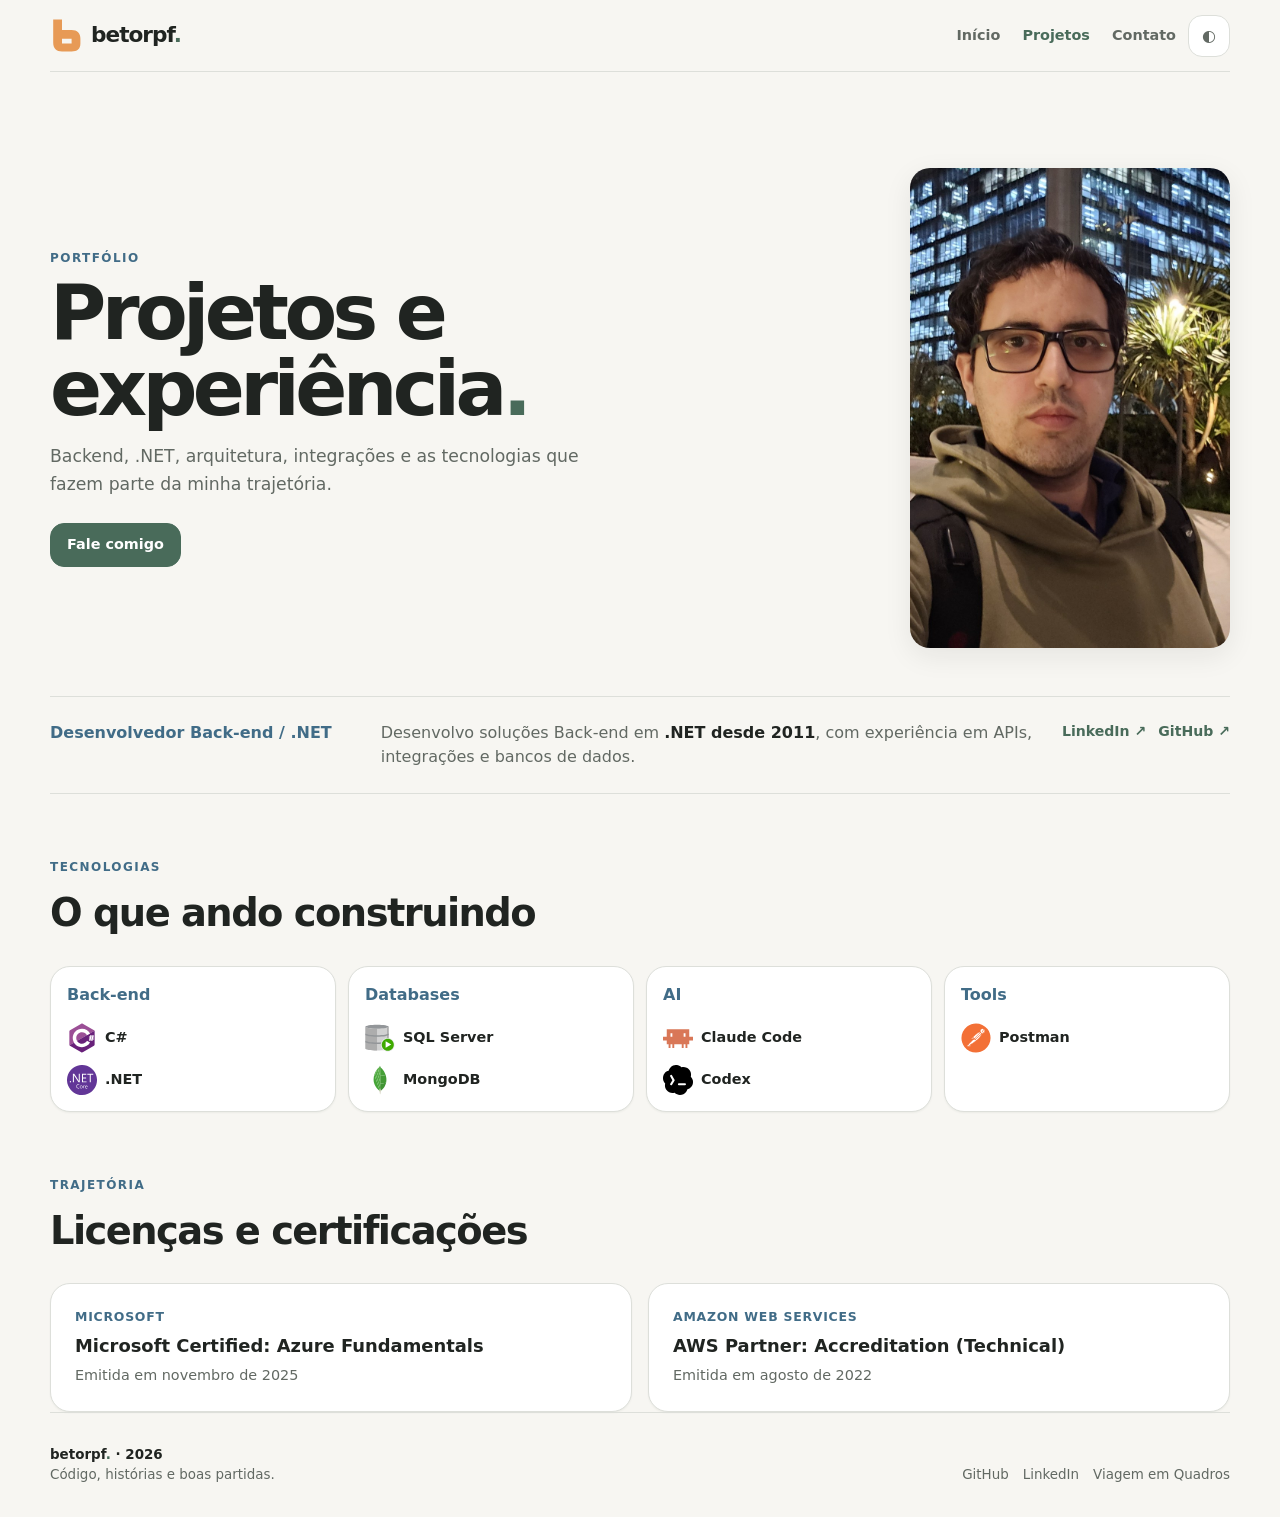
<file: portfolio/index.html>
<!DOCTYPE html>
<html lang="pt-BR">
<head>
  <meta charset="utf-8">
  <meta name="viewport" content="width=device-width, initial-scale=1">
  <title>Portfólio | betorpf</title>
  <meta name="description" content="Portfólio de Roberto Passareti Filho, desenvolvedor Back-end .NET com experiência em APIs, integrações e bancos de dados.">
  <meta name="theme-color" content="#F7F6F2">
  <meta http-equiv="Content-Security-Policy" content="default-src 'self'; base-uri 'self'; object-src 'none'; script-src 'self'; style-src 'self' https://fonts.googleapis.com; font-src https://fonts.gstatic.com; img-src 'self' data:; connect-src 'self'; form-action 'self'; frame-src 'none'; upgrade-insecure-requests">
  <link rel="canonical" href="https://betorpf.com.br/portfolio/">
  <meta property="og:type" content="profile"><meta property="og:url" content="https://betorpf.com.br/portfolio/"><meta property="og:title" content="Portfólio | betorpf"><meta property="og:description" content="Desenvolvedor Back-end .NET com experiência em APIs, integrações e bancos de dados."><meta property="og:image" content="https://betorpf.com.br/assets/og.jpg"><meta name="twitter:card" content="summary_large_image">
  <link rel="icon" type="image/svg+xml" href="../assets/favicon.svg">
  <link rel="preconnect" href="https://fonts.googleapis.com"><link rel="preconnect" href="https://fonts.gstatic.com" crossorigin><link href="https://fonts.googleapis.com/css2?family=Bricolage+Grotesque:opsz,wght@12..96,600;12..96,800&amp;family=IBM+Plex+Sans:wght@400;500;600;700&amp;display=swap" rel="stylesheet">
  <script src="../assets/js/theme.js"></script>
  <link rel="stylesheet" href="../assets/css/tokens.css"><link rel="stylesheet" href="../assets/css/base.css"><link rel="stylesheet" href="../assets/css/components.css"><link rel="stylesheet" href="css/styles.css">
</head>
<body class="section-portfolio">
  <div class="container portfolio-shell">
    <header class="global-header">
      <a class="brand" href="../" aria-label="betorpf — início"><img src="../assets/logo-b.svg" width="38" height="42" alt=""><span>betorpf<span class="brand-dot">.</span></span></a>
      <div class="header-actions"><nav class="site-nav" aria-label="Navegação principal" data-open="false"><a href="../">Início</a><a href="./" aria-current="page">Projetos</a><a href="../#contato">Contato</a></nav><button class="theme-toggle" type="button" data-theme-toggle aria-label="Alternar tema" aria-pressed="false">◐</button><button class="menu-toggle" type="button" data-menu-toggle aria-label="Abrir navegação" aria-expanded="false">☰</button></div>
    </header>
    <main>
      <section class="portfolio-hero" aria-labelledby="name"><div><p class="eyebrow">Portfólio</p><h1 id="name">Projetos e experiência<span class="brand-dot">.</span></h1><p class="lead">Backend, .NET, arquitetura, integrações e as tecnologias que fazem parte da minha trajetória.</p><a class="button-primary" href="../#contato">Fale comigo</a></div><img class="profile-image" src="img/profile-2025-2x3.jpg" alt="Roberto Passareti Filho" width="840" height="1260"></section>
      <section class="profile-intro" aria-label="Apresentação"><p>Desenvolvedor Back-end / .NET</p><p>Desenvolvo soluções Back-end em <strong>.NET desde 2011</strong>, com experiência em APIs, integrações e bancos de dados.</p><div><a href="https://www.linkedin.com/in/roberto-passareti-filho-6681a279/" target="_blank" rel="noopener noreferrer">LinkedIn ↗</a><a href="https://github.com/betorpf" target="_blank" rel="noopener noreferrer">GitHub ↗</a></div></section>
      <section class="skills-section" aria-labelledby="skills-title"><p class="eyebrow">Tecnologias</p><h2 id="skills-title">O que ando construindo</h2><div class="skills-grid"><section class="skill-card"><h3>Back-end</h3><div class="skill-list"><span><img src="img/icons/devicon/csharp.svg" width="30" height="30" alt="">C#</span><span><img src="img/icons/devicon/dotnet.svg" width="30" height="30" alt="">.NET</span></div></section><section class="skill-card"><h3>Databases</h3><div class="skill-list"><span><img src="img/icons/devicon/sqlserver.svg" width="30" height="30" alt="">SQL Server</span><span><img src="img/icons/devicon/mongodb.svg" width="30" height="30" alt="">MongoDB</span></div></section><section class="skill-card"><h3>AI</h3><div class="skill-list"><span><img src="img/icons/claudecode-color.svg" width="30" height="30" alt="">Claude Code</span><span><img class="codex-icon" src="img/icons/codex.svg" width="30" height="30" alt="">Codex</span></div></section><section class="skill-card"><h3>Tools</h3><div class="skill-list"><span><img src="img/icons/devicon/postman.svg" width="30" height="30" alt="">Postman</span></div></section></div></section>
      <section class="certifications" aria-labelledby="certifications-title"><p class="eyebrow">Trajetória</p><h2 id="certifications-title">Licenças e certificações</h2><ul class="certifications-list"><li class="certification"><p class="certification-issuer">Microsoft</p><h3>Microsoft Certified: Azure Fundamentals</h3><p>Emitida em <time datetime="2025-11">novembro de 2025</time></p></li><li class="certification"><p class="certification-issuer">Amazon Web Services</p><h3>AWS Partner: Accreditation (Technical)</h3><p>Emitida em <time datetime="2022-08">agosto de 2022</time></p></li></ul></section>
    </main>
    <footer class="global-footer"><div><p class="footer-brand">betorpf<span class="brand-dot">.</span> · 2026</p><p>Código, histórias e boas partidas.</p></div><nav class="footer-links" aria-label="Links úteis"><a href="https://github.com/betorpf">GitHub</a><a href="https://www.linkedin.com/in/roberto-passareti-filho-6681a279/">LinkedIn</a><a href="https://viagememquadros.blogspot.com/">Viagem em Quadros</a></nav></footer>
  </div>
  <script src="../assets/js/site-shell.js" defer></script>
</body>
</html>
</file>
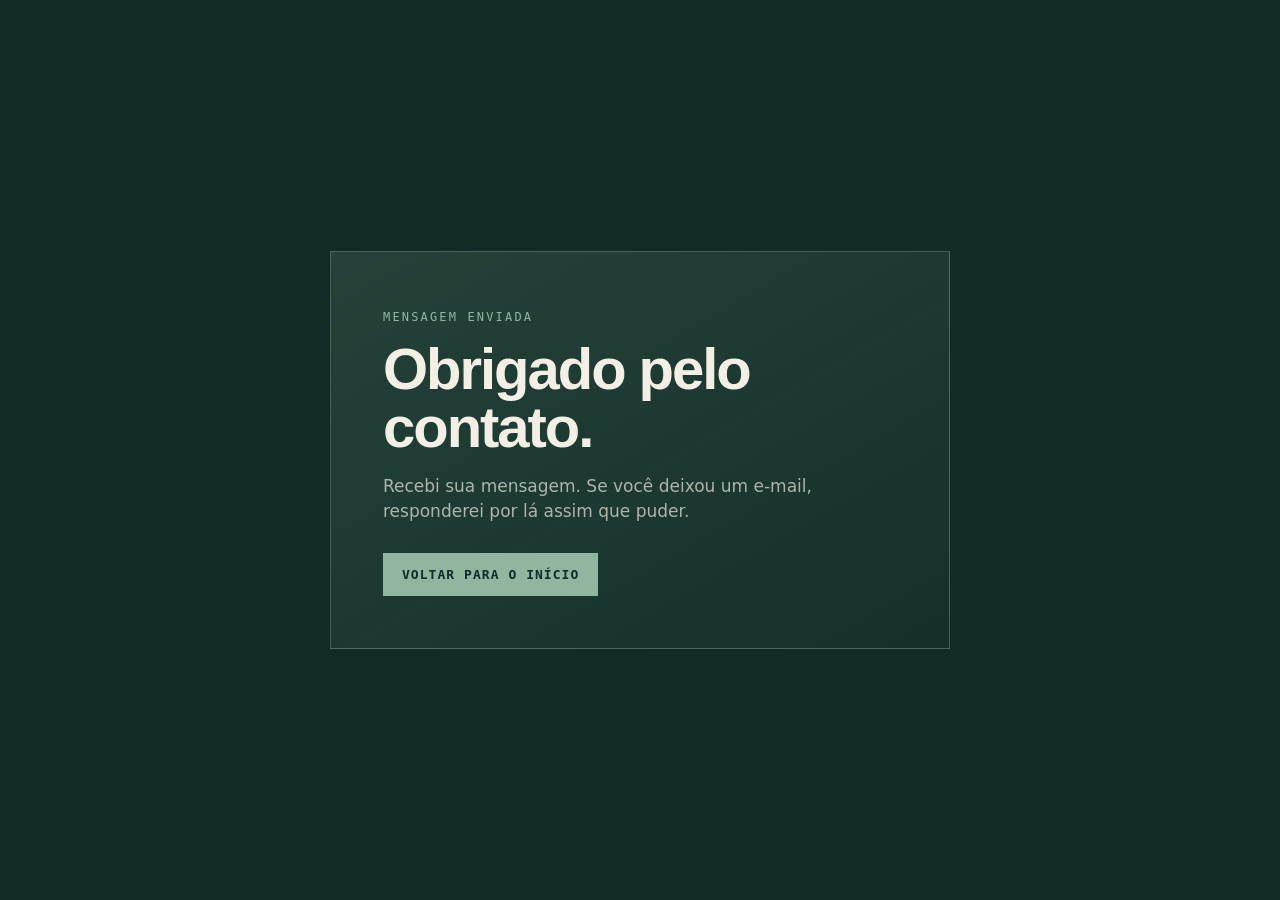
<file: obrigado.html>
<!DOCTYPE html>
<html lang="pt-BR">
<head>
  <meta charset="utf-8">
  <meta name="viewport" content="width=device-width, initial-scale=1">
  <title>Mensagem enviada — Roberto Passareti Filho</title>
  <meta name="description" content="Confirmação de envio da mensagem para Roberto Passareti Filho.">
  <meta name="robots" content="noindex">
  <meta name="theme-color" content="#102c26">
  <meta http-equiv="Content-Security-Policy" content="default-src 'self'; base-uri 'self'; object-src 'none'; script-src 'self'; style-src 'self' https://fonts.googleapis.com; font-src https://fonts.gstatic.com; img-src 'self' data:; connect-src 'self'; form-action 'self'; frame-src 'none'; upgrade-insecure-requests">
  <link rel="icon" type="image/png" sizes="32x32" href="assets/favicon-32.png">
  <link rel="icon" type="image/svg+xml" href="assets/favicon.svg">
  <link rel="preconnect" href="https://fonts.googleapis.com">
  <link rel="preconnect" href="https://fonts.gstatic.com" crossorigin>
  <link href="https://fonts.googleapis.com/css2?family=Bricolage+Grotesque:opsz,wght@12..96,600;12..96,800&family=IBM+Plex+Mono:wght@400;600&family=IBM+Plex+Sans:wght@400;500&display=swap" rel="stylesheet">
  <link rel="stylesheet" href="assets/thanks.css">
</head>
<body>
  <main>
    <span class="kicker">Mensagem enviada</span>
    <h1>Obrigado pelo contato.</h1>
    <p>Recebi sua mensagem. Se você deixou um e-mail, responderei por lá assim que puder.</p>
    <a href="/">Voltar para o início</a>
  </main>
</body>
</html>
</file>
<file: assets/css/tokens.css>
:root {
  --brand-green: #496B5A;
  --brand-green-strong: #365345;
  --brand-green-soft: #DDE8E1;
  --brand-orange: #C96F3B;
  --brand-orange-strong: #A95429;
  --brand-orange-soft: #F4E2D6;
  --bg: #F7F6F2;
  --surface: #FFFFFF;
  --surface-alt: #EFEEE9;
  --text: #202421;
  --text-soft: #626963;
  --text-muted: #858B86;
  --border: #DDDFDA;
  --border-strong: #C8CBC5;
  --brand: var(--brand-green);
  --brand-hover: var(--brand-green-strong);
  --secondary: var(--brand-orange);
  --section-accent: var(--brand);
  --section-accent-soft: var(--brand-green-soft);
  --radius-sm: 8px;
  --radius-md: 14px;
  --radius-lg: 20px;
  --radius-pill: 999px;
  --space-1: 4px;
  --space-2: 8px;
  --space-3: 12px;
  --space-4: 16px;
  --space-5: 24px;
  --space-6: 32px;
  --space-7: 48px;
  --space-8: 64px;
  --space-9: 96px;
  --container: 1180px;
  --content: 760px;
  --shadow-sm: 0 1px 2px rgba(24, 31, 27, .05);
  --shadow-md: 0 8px 28px rgba(24, 31, 27, .08);
  --font-sans: "IBM Plex Sans", Inter, "Segoe UI", system-ui, sans-serif;
  --font-display: "Bricolage Grotesque", Inter, "Segoe UI", system-ui, sans-serif;
}

[data-theme="dark"] {
  --bg: #151917;
  --surface: #1D231F;
  --surface-alt: #252C27;
  --text: #F0F2EF;
  --text-soft: #B5BDB7;
  --text-muted: #8E9891;
  --border: #323B35;
  --border-strong: #455048;
  --brand: #83AD95;
  --brand-hover: #A1C4AF;
  --secondary: #E49362;
  --shadow-sm: 0 1px 2px rgba(0, 0, 0, .18);
  --shadow-md: 0 10px 32px rgba(0, 0, 0, .24);
}

.section-home { --section-accent: var(--brand); --section-accent-soft: var(--brand-green-soft); }
.section-portfolio { --section-accent: #416C87; --section-accent-soft: #DFEAF0; }
.section-readings { --section-accent: #8A5A44; --section-accent-soft: #EFE2DA; }
.section-boardgames { --section-accent: #B56D32; --section-accent-soft: #F3E4D4; }
[data-theme="dark"] .section-portfolio, .section-portfolio[data-theme="dark"] { --section-accent: #78A9C4; --section-accent-soft: #21333D; }
[data-theme="dark"] .section-readings, .section-readings[data-theme="dark"] { --section-accent: #C88A6C; --section-accent-soft: #382820; }
[data-theme="dark"] .section-boardgames, .section-boardgames[data-theme="dark"] { --section-accent: #D99A61; --section-accent-soft: #3B2B1F; }
</file>
<file: assets/css/base.css>
* { box-sizing: border-box; }
[hidden] { display: none !important; }
html { color-scheme: light dark; scroll-behavior: smooth; }
body { min-width: 320px; margin: 0; background: var(--bg); color: var(--text); font-family: var(--font-sans); line-height: 1.5; }
button, input, select, textarea { font: inherit; }
button { cursor: pointer; }
img { max-width: 100%; }
a { color: inherit; }
:focus-visible { outline: 3px solid color-mix(in srgb, var(--section-accent) 55%, transparent); outline-offset: 3px; }
.container { width: min(calc(100% - 40px), var(--container)); margin-inline: auto; }
.sr-only { position: absolute; width: 1px; height: 1px; padding: 0; margin: -1px; overflow: hidden; clip: rect(0, 0, 0, 0); white-space: nowrap; border: 0; }
@media (max-width: 640px) { .container { width: min(calc(100% - 32px), var(--container)); } }
@media (prefers-reduced-motion: reduce) { *, *::before, *::after { scroll-behavior: auto !important; transition-duration: .01ms !important; animation-duration: .01ms !important; animation-iteration-count: 1 !important; } }
</file>
<file: assets/css/components.css>
.global-header { min-height: 72px; display: flex; align-items: center; justify-content: space-between; gap: var(--space-5); border-bottom: 1px solid var(--border); }
.brand { display: inline-flex; align-items: center; gap: 9px; color: var(--text); font-family: var(--font-display); font-size: 1.35rem; font-weight: 800; letter-spacing: -.045em; text-decoration: none; }
.brand img { width: 32px; height: auto; }
.brand-dot { color: var(--brand); }
.header-actions { display: flex; align-items: center; gap: var(--space-3); }
.site-nav { display: flex; align-items: center; gap: clamp(10px, 2vw, 22px); }
.site-nav a, .site-nav button { min-height: 40px; display: inline-flex; align-items: center; border: 0; padding: 0; color: var(--text-soft); background: transparent; font-size: .9rem; font-weight: 600; text-decoration: none; }
.site-nav a:hover, .site-nav button:hover, .site-nav a[aria-current="page"] { color: var(--brand); }
.theme-toggle, .menu-toggle { min-width: 42px; min-height: 42px; display: inline-grid; place-items: center; border: 1px solid var(--border); border-radius: var(--radius-md); color: var(--text-soft); background: var(--surface); }
.theme-toggle:hover, .menu-toggle:hover { border-color: var(--border-strong); color: var(--brand); }
.menu-toggle { display: none; }
.button-primary, .button-secondary, .button-ghost { min-height: 44px; display: inline-flex; align-items: center; justify-content: center; border-radius: var(--radius-md); padding: 0 16px; font-size: .9rem; font-weight: 700; text-decoration: none; transition: transform 160ms ease, border-color 160ms ease, box-shadow 160ms ease, background 160ms ease; }
.button-primary { border: 1px solid var(--brand); color: #fff; background: var(--brand); }
.button-primary:hover { background: var(--brand-hover); border-color: var(--brand-hover); transform: translateY(-1px); }
.button-secondary { border: 1px solid var(--border); color: var(--text); background: var(--surface); }
.button-secondary:hover { border-color: var(--border-strong); box-shadow: var(--shadow-sm); }
.button-ghost { border: 1px solid transparent; color: var(--brand); background: transparent; }
.button-ghost:hover { background: var(--section-accent-soft); }
.global-footer { display: flex; align-items: end; justify-content: space-between; gap: var(--space-5); padding: var(--space-6) 0; margin-top: auto; border-top: 1px solid var(--border); color: var(--text-soft); font-size: .84rem; }
.footer-brand { margin: 0 0 3px; color: var(--text); font-family: var(--font-display); font-weight: 800; }
.global-footer p { margin: 0; }
.footer-links { display: flex; flex-wrap: wrap; justify-content: end; gap: 14px; }
.footer-links a { color: var(--text-soft); text-decoration: none; }
.footer-links a:hover { color: var(--brand); text-decoration: underline; }
@media (max-width: 720px) {
  .global-header { min-height: 64px; position: relative; }
  .menu-toggle { display: inline-grid; }
  .site-nav { position: absolute; z-index: 5; top: calc(100% + 8px); right: 0; width: min(260px, calc(100vw - 32px)); display: none; align-items: stretch; flex-direction: column; gap: 0; padding: 8px; border: 1px solid var(--border); border-radius: var(--radius-md); background: var(--surface); box-shadow: var(--shadow-md); }
  .site-nav[data-open="true"] { display: flex; }
  .site-nav a, .site-nav button { min-height: 44px; padding: 0 10px; border-radius: var(--radius-sm); }
  .site-nav a:hover, .site-nav button:hover { background: var(--surface-alt); }
  .global-footer { display: block; padding: var(--space-5) 0; }
  .footer-links { justify-content: start; margin-top: var(--space-3); }
}
</file>
<file: assets/styles.css>
.wrap { min-height: 100vh; display: flex; flex-direction: column; }
main { flex: 1; }
.hero { display: grid; grid-template-columns: 1.08fr .92fr; align-items: center; gap: var(--space-6); padding: clamp(48px, 9vw, 104px) 0 var(--space-8); }
.eyebrow, .kicker { margin: 0 0 var(--space-3); color: var(--section-accent); font-size: .75rem; font-weight: 800; letter-spacing: .12em; text-transform: uppercase; }
h1, h2, h3 { font-family: var(--font-display); }
h1 { max-width: 12ch; margin: 0; font-size: clamp(3rem, 7vw, 5.8rem); line-height: .96; letter-spacing: -.065em; }
h1 .i { color: var(--brand); }
.hero-art { width: min(100%, 460px); height: auto; justify-self: end; border-radius: var(--radius-lg); object-fit: contain; filter: saturate(.82); }
.bio { max-width: 44ch; margin: var(--space-5) 0 0; color: var(--text-soft); font-size: 1.08rem; line-height: 1.65; }
.hero-actions { display: flex; flex-wrap: wrap; gap: var(--space-3); margin-top: var(--space-5); }
.primary-link, .secondary-link { min-height: 44px; display: inline-flex; align-items: center; justify-content: center; padding: 0 16px; border-radius: var(--radius-md); font-size: .9rem; font-weight: 700; text-decoration: none; }
.primary-link { color: #fff; background: var(--brand); }
.primary-link:hover { background: var(--brand-hover); }
.secondary-link { border: 1px solid var(--border); color: var(--text); background: var(--surface); }
.secondary-link:hover { border-color: var(--border-strong); }
.location { margin: var(--space-5) 0 0; color: var(--text-muted); font-size: .84rem; }
.highlights { display: grid; grid-template-columns: repeat(2, minmax(0, 1fr)); gap: var(--space-4); padding-top: var(--space-5); margin-bottom: var(--space-8); border-top: 1px solid var(--border); }
.featured { display: flex; flex-direction: column; min-height: 270px; padding: var(--space-5); border: 1px solid var(--border); border-radius: var(--radius-lg); color: var(--text); background: var(--surface); box-shadow: var(--shadow-sm); text-decoration: none; transition: transform 160ms ease, border-color 160ms ease, box-shadow 160ms ease; }
.featured:hover { transform: translateY(-2px); border-color: var(--border-strong); box-shadow: var(--shadow-md); }
.featured--app .kicker { color: var(--brand); }.featured--blog .kicker { color: var(--secondary); }
.featured.featured--wide { grid-column: 1 / -1; min-height: 0; }
.featured h2 { margin: 0 0 var(--space-3); font-size: clamp(1.7rem, 3vw, 2.2rem); letter-spacing: -.04em; }.featured p { margin: 0; color: var(--text-soft); line-height: 1.6; }.featured .go { margin-top: auto; padding-top: var(--space-5); color: var(--brand); font-size: .88rem; font-weight: 800; }
.split { display: grid; grid-template-columns: repeat(2, minmax(0, 1fr)); gap: var(--space-6); }.col h3 { margin: 0 0 var(--space-3); color: var(--section-accent); font-size: .76rem; letter-spacing: .1em; text-transform: uppercase; }.col--play h3 { color: var(--secondary); }
.item { display: block; padding: var(--space-4); margin-bottom: var(--space-3); border: 1px solid var(--border); border-radius: var(--radius-md); color: var(--text); background: var(--surface); text-decoration: none; transition: transform 160ms ease, border-color 160ms ease; }.item:hover { transform: translateY(-2px); border-color: var(--border-strong); }.item .name { display: block; font-weight: 800; }.item .desc { display: block; margin-top: 3px; color: var(--text-soft); font-size: .88rem; }
.bottom { flex-wrap: wrap; }.chips { display: flex; flex-wrap: wrap; gap: var(--space-2); }.chip { width: 40px; height: 40px; display: grid; place-items: center; border: 1px solid var(--border); border-radius: var(--radius-sm); color: var(--text-soft); background: var(--surface); }.chip:hover { color: var(--brand); border-color: var(--border-strong); }.chip img,.chip svg { width: 17px; height: 17px; }.meta { display: none; }
.contact-modal { width: min(650px, calc(100% - 32px)); max-height: calc(100dvh - 32px); padding: 0; border: 0; border-radius: var(--radius-lg); color: var(--text); background: var(--surface); box-shadow: var(--shadow-md); }.contact-modal::backdrop { background: rgba(16,22,18,.62); }.contact-shell { padding: var(--space-6); }.contact-head { display: flex; align-items: start; justify-content: space-between; gap: var(--space-4); margin-bottom: var(--space-5); }.contact-copy h2 { margin: 0 0 var(--space-2); font-size: 2rem; letter-spacing: -.04em; }.contact-copy p,.privacy-note { margin: 0; color: var(--text-soft); }.modal-close { min-height: 40px; border: 0; color: var(--text-soft); background: transparent; font-weight: 700; }.contact-form { display: grid; gap: var(--space-4); }.field { display: grid; gap: 6px; }.field label { font-size: .85rem; font-weight: 700; }.optional { color: var(--text-muted); font-weight: 400; }.field input,.field textarea { width: 100%; border: 1px solid var(--border); border-radius: var(--radius-md); padding: 12px; color: var(--text); background: var(--surface-alt); }.field input { min-height: 44px; }.field textarea { min-height: 140px; resize: vertical; }.submit { min-height: 44px; border: 1px solid var(--brand); border-radius: var(--radius-md); color: #fff; background: var(--brand); font-weight: 800; }.botcheck { display: none; }
@media (max-width: 720px) { .hero { grid-template-columns: 1fr; padding: var(--space-7) 0; }.hero-art { grid-row: 1; justify-self: start; width: min(180px, 45vw); }.highlights,.split { grid-template-columns: 1fr; }.featured { min-height: 230px; }.contact-shell { padding: var(--space-5); } }
</file>
<file: academia/themes.css>
:root {
  font-family: Inter, ui-sans-serif, -apple-system, BlinkMacSystemFont, "Segoe UI", sans-serif;
  font-synthesis: none;
  color-scheme: light;
  --background: #F5F7F3;
  --surface: #FFFFFF;
  --surface-alt: #E8EEE5;
  --primary: #78956F;
  --primary-soft: #ACC8A2;
  --primary-strong: #5A7652;
  --accent: #416C37;
  --success: #78956F;
  --text: #172017;
  --text-secondary: #667066;
  --empty: #E3E8E1;
  --border: #DDE5D9;
  --on-primary: #172017;
  --shadow: 0 10px 34px rgba(22, 35, 19, .055);
}

html[data-mode="dark"] { color-scheme: dark; --shadow: none; }

html[data-color-theme="soft-sage"][data-mode="dark"] {
  --background: #10160F; --surface: #1A2517; --surface-alt: #22301F;
  --primary: #ACC8A2; --primary-soft: #8FC583; --primary-strong: #A3D796;
  --accent: #A3D796; --success: #ACC8A2;
  --text: #F1F5EF; --text-secondary: #AAB5A7; --empty: #354032;
  --border: #354531; --on-primary: #172017;
}

html[data-color-theme="cloudy-sky"][data-mode="light"] {
  --background: #F4F8FB; --surface: #FFFFFF; --surface-alt: #E6F0F6;
  --primary: #2872A1; --primary-soft: #CBDDE9; --primary-strong: #21658D;
  --accent: #21658D; --success: #2872A1;
  --text: #142531; --text-secondary: #607582; --empty: #DFE8ED;
  --border: #D5E4ED; --on-primary: #FFFFFF;
}
html[data-color-theme="cloudy-sky"][data-mode="dark"] {
  --background: #091722; --surface: #102536; --surface-alt: #173348;
  --primary: #52A7DE; --primary-soft: #2872A1; --primary-strong: #52A7DE;
  --accent: #7CC4F0; --success: #52A7DE;
  --text: #EDF7FC; --text-secondary: #A9C1D0; --empty: #294153;
  --border: #2A4658; --on-primary: #071A26;
}

html[data-color-theme="lemon-chiffon"][data-mode="light"] {
  --background: #FFFDF0; --surface: #FFFFFF; --surface-alt: #FEFACD;
  --primary: #5F4A8B; --primary-soft: #E8DFF5; --primary-strong: #5F4A8B;
  --accent: #5F4A8B; --success: #5F4A8B;
  --text: #292332; --text-secondary: #70677C; --empty: #EEEAD8;
  --border: #E8E2CA; --on-primary: #FFFFFF;
}
html[data-color-theme="lemon-chiffon"][data-mode="dark"] {
  --background: #171321; --surface: #241C35; --surface-alt: #302344;
  --primary: #A985E4; --primary-soft: #5F4A8B; --primary-strong: #A985E4;
  --accent: #C7A9F5; --success: #A985E4;
  --text: #FFFBE4; --text-secondary: #C8BCD6; --empty: #413650;
  --border: #483859; --on-primary: #21162F;
}

html[data-color-theme="cyprus"][data-mode="light"] {
  --background: #F5F3ED; --surface: #FFFFFF; --surface-alt: #F0EDE4;
  --primary: #004741; --primary-soft: #C7D9D4; --primary-strong: #004741;
  --accent: #004741; --success: #004741;
  --text: #16302D; --text-secondary: #65736F; --empty: #E2E0D8;
  --border: #DEDCD2; --on-primary: #FFFFFF;
}
html[data-color-theme="cyprus"][data-mode="dark"] {
  --background: #002B28; --surface: #004741; --surface-alt: #075A53;
  --primary: #F0EDE4; --primary-soft: #DAD6C9; --primary-strong: #F0EDE4;
  --accent: #F0EDE4; --success: #F0EDE4;
  --text: #F7F4EC; --text-secondary: #C4CEC9; --empty: #27645F;
  --border: #33716A; --on-primary: #073B36;
}

html[data-color-theme="vulcanico"][data-mode="light"] {
  --background: #F8F5F2; --surface: #FFFFFF; --surface-alt: #FFF0EA;
  --primary: #FF4103; --primary-soft: #FFD3C5; --primary-strong: #C73200;
  --accent: #C73200; --success: #FF4103;
  --text: #001621; --text-secondary: #59666C; --empty: #E7E4E1;
  --border: #E9DDD6; --on-primary: #001621;
}
html[data-color-theme="vulcanico"][data-mode="dark"] {
  --background: #000E15; --surface: #001621; --surface-alt: #082532;
  --primary: #FF4103; --primary-soft: #FF7950; --primary-strong: #FF7950;
  --accent: #FF7950; --success: #FF4103;
  --text: #F6F8F9; --text-secondary: #A7B3B8; --empty: #263943;
  --border: #29404D; --on-primary: #001621;
}

html[data-color-theme="cactus"][data-mode="light"] {
  --background: #F5FAFC; --surface: #FFFFFF; --surface-alt: #E7F5FA;
  --primary: #1786B4; --primary-soft: #55C8EE; --primary-strong: #0D668D;
  --accent: #FF791A; --success: #55C8EE;
  --text: #102A36; --text-secondary: #607984; --empty: #DDECF1;
  --border: #CDE6EF; --on-primary: #001018;
}
html[data-color-theme="cactus"][data-mode="dark"] {
  --background: #071820; --surface: #0D2935; --surface-alt: #123A49;
  --primary: #55C8EE; --primary-soft: #1786B4; --primary-strong: #55C8EE;
  --accent: #FF8B36; --success: #55C8EE;
  --text: #F1FAFD; --text-secondary: #A9C6D1; --empty: #294A57;
  --border: #2D5362; --on-primary: #071820;
}

html[data-color-theme="mediterranean"][data-mode="light"] {
  --background: #FFF9EB; --surface: #FFFFFF; --surface-alt: #FFE8B2;
  --primary: #718F62; --primary-soft: #91B47F; --primary-strong: #536E47;
  --accent: #AD361F; --success: #718F62;
  --text: #293225; --text-secondary: #6C7566; --empty: #EAE5D6;
  --border: #E6DDC6; --on-primary: #101D0B;
}
html[data-color-theme="mediterranean"][data-mode="dark"] {
  --background: #11180F; --surface: #1D2919; --surface-alt: #293824;
  --primary: #A8CB97; --primary-soft: #91B47F; --primary-strong: #A8CB97;
  --accent: #E36B52; --success: #A8CB97;
  --text: #FFF5DE; --text-secondary: #C8CDBE; --empty: #3B4935;
  --border: #405339; --on-primary: #182511;
}

html[data-color-theme="glacier-red"][data-mode="light"] {
  --background: #F5F9FC; --surface: #FFFFFF; --surface-alt: #E6F2F8;
  --primary: #720117; --primary-soft: #97C4DE; --primary-strong: #720117;
  --accent: #A51D37; --success: #720117;
  --text: #24151A; --text-secondary: #6E6267; --empty: #DEE8ED;
  --border: #D9E5EB; --on-primary: #FFFFFF;
}
html[data-color-theme="glacier-red"][data-mode="dark"] {
  --background: #100D11; --surface: #1D171B; --surface-alt: #2A2025;
  --primary: #97C4DE; --primary-soft: #6A9FBE; --primary-strong: #97C4DE;
  --accent: #A51D37; --success: #97C4DE;
  --text: #F5F7F8; --text-secondary: #BDB4B8; --empty: #40343A;
  --border: #4B3E44; --on-primary: #100D11;
}

.style-choices [data-color-style="soft-sage"] { --sample-1: #ACC8A2; --sample-2: #1A2517; }
.style-choices [data-color-style="cloudy-sky"] { --sample-1: #CBDDE9; --sample-2: #2872A1; }
.style-choices [data-color-style="lemon-chiffon"] { --sample-1: #FEFACD; --sample-2: #5F4A8B; }
.style-choices [data-color-style="cyprus"] { --sample-1: #004741; --sample-2: #F0EDE4; }
.style-choices [data-color-style="vulcanico"] { --sample-1: #FF4103; --sample-2: #001621; }
.style-choices [data-color-style="cactus"] { --sample-1: #1786B4; --sample-2: #55C8EE; --sample-3: #FF791A; }
.style-choices [data-color-style="mediterranean"] { --sample-1: #91B47F; --sample-2: #AD361F; --sample-3: #FFE8B2; }
.style-choices [data-color-style="glacier-red"] { --sample-1: #97C4DE; --sample-2: #720117; }
</file>
<file: academia/styles.css>
*{box-sizing:border-box}
html{background:var(--background)}
body{margin:0;background:var(--background);color:var(--text);min-height:100vh;transition:background .2s,color .2s}
button{font:inherit;cursor:pointer}
button:disabled{cursor:not-allowed;opacity:.34}
button:focus-visible,a:focus-visible{outline:3px solid var(--primary-strong);outline-offset:3px}
button,dialog{color:inherit}
p,h1,h2,h3,h4{margin-top:0}
.app-shell{max-width:1120px;margin:auto;padding:0 24px 120px}
.app-header{display:flex;align-items:center;gap:17px;padding:35px 0 38px;border-bottom:1px solid var(--border)}
.brand-mark{width:51px;height:51px;display:grid;place-items:center;border-radius:16px;background:var(--primary);color:var(--on-primary);font-size:31px;line-height:1;font-weight:850;text-decoration:none;letter-spacing:-.09em;flex:none}
.brand-mark span{color:var(--on-primary)}
.app-identity{flex:1;min-width:0}
.eyebrow{font-size:10px;letter-spacing:.16em;font-weight:850;color:var(--primary-strong);margin:0 0 8px}
.app-identity .eyebrow{margin-bottom:4px}
.app-identity h1{font-size:27px;line-height:1.08;letter-spacing:-.045em;margin:0}
.title-dot{color:var(--primary-strong)}
.app-identity>p:last-child{color:var(--text-secondary);font-size:13px;margin:5px 0 0}
.icon-button{border:1px solid var(--border);background:var(--surface);border-radius:15px;width:48px;height:48px;display:grid;place-items:center;flex:none}
.icon-button svg{width:22px;height:22px}
.view{padding-top:38px}
.view[hidden]{display:none}
.page-intro{display:flex;align-items:end;justify-content:space-between;gap:15px;margin-bottom:24px}
.page-intro h2{font-size:clamp(29px,4vw,42px);letter-spacing:-.055em;line-height:1.1;margin:0}
.date-pill{font-size:12px;font-weight:700;color:var(--text-secondary);border:1px solid var(--border);border-radius:100px;padding:9px 14px;white-space:nowrap;margin:0}
.weekly-card{background:var(--surface);border:1px solid var(--border);border-radius:25px;padding:27px 30px;box-shadow:var(--shadow)}
.weekly-top{display:flex;align-items:center;justify-content:space-between}
.section-kicker{color:var(--text-secondary);font-size:11px;font-weight:850;letter-spacing:.14em;margin:0}
.percent-badge{background:var(--surface-alt);color:var(--text);border-radius:100px;padding:8px 12px;font-size:12px;font-weight:850}
.weekly-count{display:flex;align-items:baseline;gap:6px;margin:7px 0 18px}
.weekly-count strong{font-size:52px;letter-spacing:-.07em;line-height:1}
.weekly-count span{font-size:17px;font-weight:700}
.progress-track{height:11px;background:var(--empty);border-radius:100px;overflow:hidden}
.progress-track span{display:block;height:100%;background:var(--success);border-radius:100px;width:0;transition:width .25s ease}
.weekly-message{color:var(--text-secondary);font-size:13px;margin:13px 0 0}
.weekly-card.is-achieved .progress-track{background:var(--primary-soft)}
.weekly-card.is-achieved .percent-badge{border:1px solid var(--accent)}
.weekly-card.is-achieved .weekly-message::before{content:"✦";color:var(--accent);margin-right:7px}
.summary-grid{display:grid;grid-template-columns:repeat(3,1fr);gap:12px;margin:16px 0 20px}
.summary-card{border:1px solid var(--border);background:var(--surface);border-radius:19px;padding:17px 20px;min-height:132px;box-shadow:var(--shadow);display:flex;flex-direction:column;align-items:start}
.summary-icon{display:grid;place-items:center;background:var(--surface-alt);border-radius:10px;width:27px;height:27px;color:var(--primary-strong);font-weight:850;line-height:1}
.summary-card strong{font-size:30px;line-height:1.1;letter-spacing:-.05em;margin:9px 0 3px}
.summary-card>span:last-child{font-size:11px;color:var(--text-secondary);line-height:1.3;font-weight:650}
.today-button{width:100%;min-height:68px;border:0;border-radius:18px;background:var(--primary);color:var(--on-primary);font-size:18px;font-weight:850;display:flex;align-items:center;justify-content:center;gap:12px;box-shadow:var(--shadow);transition:transform .15s,filter .15s}
.today-button:hover{filter:brightness(.96)}
.today-button:active{transform:scale(.99)}
.today-button.is-done{background:var(--surface-alt);color:var(--text);border:1px solid var(--border)}
.today-check{font-size:20px;display:grid;place-items:center;width:30px;height:30px;border:2px solid currentColor;border-radius:50%}
.today-arrow{margin-left:auto;margin-right:20px;font-size:22px}
.today-check{margin-left:auto}
.today-hint{text-align:center;color:var(--text-secondary);font-size:12px;margin:11px 0 5px}
.other-date-button{display:flex;align-items:center;gap:5px;min-height:42px;margin:0 auto 22px;padding:5px 12px;border:0;border-radius:10px;background:transparent;color:var(--primary-strong);font-size:13px;font-weight:800}
.other-date-button:hover{background:var(--surface-alt)}
.other-date-button span{font-size:21px;line-height:1}
.panel{border:1px solid var(--border);background:var(--surface);border-radius:23px;padding:25px 28px;box-shadow:var(--shadow)}
.panel-heading{display:flex;align-items:center;justify-content:space-between}
.panel-heading h3{font-size:23px;letter-spacing:-.04em;margin:0}
.heading-symbol{font-size:22px;color:var(--primary-strong)}
.month-control{display:flex;align-items:center;justify-content:space-between;margin:25px 0 20px}
.month-control h4{font-size:16px;letter-spacing:-.02em;margin:0;text-transform:capitalize}
.month-arrow{width:41px;height:41px;border-radius:12px;border:1px solid var(--border);background:var(--surface-alt);font-size:27px;line-height:1;display:grid;place-items:center}
.weekday-row,.calendar-grid{display:grid;grid-template-columns:repeat(7,minmax(0,1fr));gap:5px;text-align:center}
.weekday-row{color:var(--text-secondary);font-size:11px;font-weight:800;margin-bottom:8px}
.weekday-row span{padding:8px 0}
.calendar-grid{grid-auto-rows:minmax(44px,1fr)}
.calendar-day{width:100%;height:44px;border:1px solid transparent;border-radius:12px;background:transparent;color:var(--text);font-weight:700;position:relative}
.calendar-day:hover:not(:disabled){background:var(--surface-alt)}
.calendar-day.is-trained{background:var(--success);color:var(--on-primary)}
.calendar-day.is-today{border:2px solid var(--primary-strong)}
.calendar-day.is-trained:hover{filter:brightness(.94);background:var(--success)}
.day-check{font-size:10px;position:absolute;right:5px;top:3px}
.calendar-legend{display:flex;gap:21px;flex-wrap:wrap;color:var(--text-secondary);font-size:11px;margin-top:20px}
.calendar-legend span{display:flex;align-items:center;gap:7px}
.calendar-legend i{width:13px;height:13px;display:inline-block;border-radius:4px}
.legend-training{background:var(--success)}
.legend-today{border:2px solid var(--primary-strong)}
.legend-empty{background:var(--empty)}
.bottom-nav{position:fixed;z-index:5;bottom:0;left:0;right:0;margin:auto;max-width:1120px;display:grid;grid-template-columns:repeat(4,1fr);background:var(--surface);border:1px solid var(--border);border-bottom:0;padding:10px max(12px,env(safe-area-inset-left)) calc(8px + env(safe-area-inset-bottom));box-shadow:0 -8px 32px rgba(0,0,0,.04)}
.bottom-nav button{background:transparent;border:0;border-radius:13px;color:var(--text-secondary);min-height:52px;font-size:11px;font-weight:700;display:flex;flex-direction:column;justify-content:center;align-items:center;gap:3px}
.bottom-nav button span{font-size:22px;line-height:1}
.bottom-nav button[aria-current="page"]{background:var(--surface-alt);color:var(--text)}
.muted{color:var(--text-secondary)}
.small{font-size:12px}
.segmented{display:flex;background:var(--surface-alt);padding:5px;border-radius:15px;margin-bottom:16px}
.segmented button{flex:1;border:0;background:transparent;border-radius:11px;min-height:43px;font-weight:750;color:var(--text-secondary)}
.segmented button[aria-pressed="true"]{background:var(--surface);color:var(--text);box-shadow:var(--shadow)}
.stats-hero{margin-bottom:14px}
.stats-big{display:flex;align-items:baseline;gap:11px;margin:0}
.stats-big strong{font-size:56px;letter-spacing:-.07em;line-height:1.1}
.stats-big span{font-size:20px;font-weight:700}
.stats-hero .muted{font-size:13px;margin:9px 0 0}
.streak-grid{display:grid;grid-template-columns:repeat(2,1fr);gap:14px;margin-bottom:14px}
.streak-grid .panel{display:flex;flex-direction:column;align-items:start}
.streak-grid strong{font-size:34px;line-height:1.2;letter-spacing:-.05em}
.streak-grid span{font-size:12px;color:var(--text-secondary)}
.heatmap-panel,.recent-panel{margin-bottom:14px}
.heatmap-panel .small{margin:11px 0 19px}
.heatmap-scroll{overflow-x:auto;padding-bottom:6px;scrollbar-color:var(--primary) var(--surface-alt)}
.heatmap-months{display:grid;grid-template-columns:repeat(53,14px);gap:4px;width:max-content;font-size:10px;color:var(--text-secondary);margin-bottom:9px}
.heatmap-grid{display:grid;grid-auto-flow:column;grid-template-rows:repeat(7,14px);grid-auto-columns:14px;gap:4px;width:max-content}
.heatmap-day{width:14px;height:14px;background:var(--empty);border-radius:3px}
.heatmap-day.is-trained{background:var(--success)}
.heatmap-day.is-outside{visibility:hidden}
.heatmap-day.is-future{opacity:.4}
.recent-grid{display:grid;grid-template-columns:repeat(6,1fr);gap:10px;margin-top:20px}
.recent-week{border:1px solid var(--border);background:var(--surface-alt);border-radius:12px;padding:12px 8px;text-align:center}
.recent-week.is-reached{border-color:var(--accent)}
.recent-week strong{display:block;font-size:12px}
.recent-week small{display:block;color:var(--text-secondary);font-size:10px;margin-top:2px}
.mini-track{display:block;height:5px;border-radius:10px;background:var(--empty);overflow:hidden;margin-top:10px}
.mini-track i{display:block;height:100%;background:var(--success);border-radius:10px}
.intro-copy{font-size:14px;margin:-9px 0 22px}
.history-list{display:grid;gap:20px}
.history-group{border:1px solid var(--border);background:var(--surface);border-radius:22px;overflow:hidden}
.history-group h3{font-size:17px;text-transform:capitalize;margin:0;padding:19px 21px;background:var(--surface-alt)}
.history-row{display:flex;align-items:center;gap:12px;padding:13px 20px;border-top:1px solid var(--border)}
.history-row>span:first-child{color:var(--primary-strong);font-weight:900}
.history-row time{flex:1;font-weight:650;font-size:14px}
.history-row button{border:1px solid var(--border);background:transparent;border-radius:10px;min-height:36px;padding:0 12px;font-size:12px;font-weight:700}
.empty-state{border:1px dashed var(--border);border-radius:20px;padding:35px 23px;text-align:center;color:var(--text-secondary)}
.empty-state strong{display:block;color:var(--text);font-size:18px;margin-bottom:6px}
.backup-panel{max-width:620px;padding:33px}
.backup-icon{width:47px;height:47px;background:var(--surface-alt);color:var(--primary-strong);display:grid;place-items:center;border-radius:14px;font-size:28px;margin-bottom:25px}
.backup-panel h3{font-size:25px;letter-spacing:-.04em;margin:0 0 11px}
.backup-panel p{color:var(--text-secondary);font-size:14px;line-height:1.6;margin:0 0 25px}
.backup-actions{display:flex;flex-wrap:wrap;gap:10px}
.button-primary,.button-secondary{border-radius:12px;padding:12px 18px;min-height:44px;font-weight:800;font-size:13px}
.button-primary{border:1px solid var(--primary);background:var(--primary);color:var(--on-primary)}
.button-secondary{border:1px solid var(--border);background:var(--surface-alt);color:var(--text)}
.privacy-note{font-size:12px;color:var(--text-secondary);max-width:620px;margin:15px 0}
.app-dialog{border:1px solid var(--border);border-radius:23px;background:var(--surface);color:var(--text);box-shadow:0 20px 80px rgba(0,0,0,.24);width:min(520px,calc(100% - 25px));max-height:min(88vh,850px);padding:0;overflow:auto}
.app-dialog::backdrop{background:rgba(4,12,9,.58)}
.dialog-header{display:flex;justify-content:space-between;align-items:center;gap:12px;padding:25px 27px 17px}
.dialog-header h2{font-size:26px;letter-spacing:-.05em;margin:0}
.dialog-close{border:1px solid var(--border);background:var(--surface-alt);border-radius:11px;width:38px;height:38px;font-size:25px;line-height:1;flex:none}
.dialog-body{padding:0 27px}
.setting-group{padding:20px 0;border-top:1px solid var(--border)}
.setting-group h3{font-size:16px;margin:0 0 5px}
.setting-group p{font-size:12px;color:var(--text-secondary);margin:0 0 14px}
.goal-stepper{display:flex;align-items:center;gap:10px;flex-wrap:wrap}
.goal-stepper button{width:41px;height:41px;background:var(--surface-alt);border:1px solid var(--border);border-radius:11px;font-size:23px}
.goal-stepper output{font-size:24px;font-weight:800;min-width:27px;text-align:center}
.goal-stepper span{font-size:12px;color:var(--text-secondary)}
.choice-grid{display:grid;grid-template-columns:repeat(3,1fr);gap:8px;margin-top:13px}
.choice-grid button,.style-choices button{border:1px solid var(--border);background:var(--surface);border-radius:11px;min-height:42px;font-size:12px;font-weight:700}
.choice-grid button[aria-pressed="true"],.style-choices button[aria-pressed="true"]{border:2px solid var(--primary-strong);background:var(--surface-alt)}
.style-choices{display:grid;grid-template-columns:repeat(2,minmax(0,1fr));gap:8px;margin-top:13px}
.style-choices button{display:flex;flex-direction:column;align-items:stretch;justify-content:space-between;gap:9px;text-align:left;padding:11px;min-height:79px;min-width:0}
.style-card-title{display:flex;align-items:center;justify-content:space-between;gap:4px;line-height:1.2;overflow-wrap:anywhere}
.style-card-check{visibility:hidden;display:grid;place-items:center;width:17px;height:17px;flex:none;border-radius:50%;background:var(--primary);color:var(--on-primary);font-size:11px}
.style-choices button[aria-pressed="true"] .style-card-check{visibility:visible}
.palette-samples{display:flex;gap:5px}
.palette-samples i{width:22px;height:22px;border:1px solid var(--border);border-radius:7px}
.palette-samples i:nth-child(1){background:var(--sample-1)}
.palette-samples i:nth-child(2){background:var(--sample-2)}
.palette-samples i:nth-child(3){background:var(--sample-3)}
.dialog-footer{display:flex;justify-content:flex-end;gap:10px;padding:18px 27px 25px}
.confirm-dialog{padding-bottom:0}
.confirm-dialog>p{padding:0 27px;margin:0;font-size:14px;line-height:1.6;white-space:pre-line;color:var(--text-secondary)}
.toast{position:fixed;z-index:10;bottom:86px;left:50%;transform:translateX(-50%);max-width:calc(100% - 28px);min-width:min(320px,calc(100% - 28px));background:var(--text);color:var(--surface);padding:13px 18px;border-radius:13px;text-align:center;font-size:13px;font-weight:700;box-shadow:0 12px 30px rgba(0,0,0,.18)}
.toast[hidden]{display:none}

@media(min-width:760px){.app-shell{padding-bottom:50px}
.app-header{padding:35px 0}
.bottom-nav{position:static;max-width:600px;border:1px solid var(--border);border-radius:17px;box-shadow:var(--shadow);margin:35px auto 0}
.bottom-nav button{font-size:12px;flex-direction:row;gap:8px}
.view{max-width:760px;margin:auto}
.calendar-grid{grid-auto-rows:55px}
.calendar-day{height:55px}
.summary-card{min-height:140px}
.summary-card strong{font-size:35px}
.today-button{max-width:100%}
}

@media(max-width:480px){.app-shell{padding:0 16px 115px}
.app-header{gap:11px;padding:22px 0 25px}
.brand-mark{width:43px;height:43px;border-radius:13px;font-size:27px}
.app-identity h1{font-size:23px}
.app-identity .eyebrow{font-size:8px}
.app-identity>p:last-child{font-size:11px}
.icon-button{width:43px;height:43px}
.view{padding-top:29px}
.page-intro{align-items:start}
.page-intro h2{font-size:30px}
.date-pill{font-size:10px;padding:8px 10px}
.weekly-card{padding:22px}
.weekly-count strong{font-size:46px}
.summary-grid{gap:7px}
.summary-card{padding:12px;min-height:122px}
.summary-card strong{font-size:28px}
.summary-card>span:last-child{font-size:10px}
.panel{padding:21px 18px}
.calendar-grid,.weekday-row{gap:2px}
.calendar-grid{grid-auto-rows:40px}
.calendar-day{height:40px;border-radius:9px}
.day-check{top:2px;right:3px}
.recent-grid{gap:5px}
.recent-week{padding:8px 4px}
.recent-week strong{font-size:11px}
.recent-week small{font-size:9px}
.streak-grid{gap:8px}
.streak-grid .panel{padding:17px}
.streak-grid .eyebrow{font-size:9px}
.streak-grid span{font-size:10px}
}

@media(max-width:350px){.app-shell{padding-left:12px;padding-right:12px}
.date-pill{display:none}
.summary-card{padding:10px}
.summary-card>span:last-child{font-size:9px}
.calendar-panel{padding-left:14px;padding-right:14px}
.bottom-nav button{font-size:10px}
}

@media(prefers-reduced-motion:reduce){*,*::before,*::after{scroll-behavior:auto!important;transition:none!important;animation:none!important}
}

.month-control h4,.history-group h3{text-transform:none}

.brand-mark svg{width:30px;height:30px}
</file>
<file: assets/css/collection.css>
.collection-page { min-height: 100vh; display: flex; flex-direction: column; }
.collection-page main { flex: 1; }
.page-hero { display: flex; align-items: end; justify-content: space-between; gap: var(--space-7); padding: clamp(48px, 9vw, 96px) 0 var(--space-7); }
.eyebrow { margin: 0 0 var(--space-2); color: var(--section-accent); font-size: .75rem; font-weight: 800; letter-spacing: .12em; text-transform: uppercase; }
.page-hero h1, .catalog-heading h2, .collection-card h3, .dialog-title { margin: 0; font-family: var(--font-display); font-weight: 800; letter-spacing: -.04em; }
.page-hero h1 { font-size: clamp(2.5rem, 6vw, 4.5rem); line-height: 1; }
.page-hero .subtitle { max-width: 54ch; margin: var(--space-3) 0 0; color: var(--text-soft); font-size: 1.1rem; }
.hero-note { max-width: 290px; margin: 0; color: var(--text-muted); font-size: .92rem; line-height: 1.6; }
.collection-stats { display: flex; gap: 0; padding: var(--space-4) 0; margin-bottom: var(--space-7); border-block: 1px solid var(--border); }
.stat { min-width: 110px; display: grid; gap: 2px; padding: 0 var(--space-5); border-left: 1px solid var(--border); }
.stat:first-child { padding-left: 0; border-left: 0; }
.stat strong { font-family: var(--font-display); font-size: 1.65rem; line-height: 1; }
.stat span, .updated { color: var(--text-muted); font-size: .78rem; }
.updated { align-self: end; margin: 0 0 2px auto; }
.catalog { padding-bottom: var(--space-8); }
.catalog-heading { display: flex; align-items: end; justify-content: space-between; gap: var(--space-4); margin-bottom: var(--space-4); }
.catalog-heading h2 { font-size: clamp(1.7rem, 3vw, 2.2rem); }
.result-count { margin: 0; color: var(--text-muted); font-size: .88rem; }
.controls { display: grid; grid-template-columns: minmax(220px, 1.6fr) repeat(5, minmax(120px, 1fr)); gap: var(--space-3); padding: var(--space-3); margin-bottom: var(--space-6); border: 1px solid var(--border); border-radius: var(--radius-lg); background: var(--surface-alt); }
.search-field, .filter-field { display: grid; gap: 6px; min-width: 0; }
.controls label { color: var(--text-soft); font-size: .72rem; font-weight: 700; letter-spacing: .03em; }
.controls input, .controls select { width: 100%; min-height: 44px; min-width: 0; border: 1px solid var(--border); border-radius: var(--radius-md); padding: 0 12px; color: var(--text); background: var(--surface); }
.controls input:focus-visible, .controls select:focus-visible { outline-color: color-mix(in srgb, var(--section-accent) 32%, transparent); border-color: var(--section-accent); }
.state-message { display: grid; justify-items: center; gap: 6px; padding: var(--space-8) var(--space-4); color: var(--text-muted); text-align: center; }
.state-message strong { color: var(--text); font-family: var(--font-display); font-size: 1.25rem; }
.state-message--error { color: var(--secondary); }
.collection-grid { display: grid; grid-template-columns: repeat(3, minmax(0, 1fr)); gap: var(--space-4); }
.collection-card { position: relative; display: flex; flex-direction: column; min-width: 0; border: 1px solid var(--border); border-radius: var(--radius-lg); background: var(--surface); box-shadow: var(--shadow-sm); transition: transform 160ms ease, border-color 160ms ease, box-shadow 160ms ease; }
.collection-card:hover { transform: translateY(-2px); border-color: var(--border-strong); box-shadow: var(--shadow-md); }
.card-main { display: block; width: 100%; flex: 1; border: 0; border-radius: inherit; padding: var(--space-5); color: inherit; background: transparent; text-align: left; }
.collection-card h3 { margin-bottom: var(--space-2); font-size: 1.18rem; line-height: 1.15; overflow-wrap: anywhere; }
.authors, .quick-facts, .card-description { margin: 0 0 var(--space-3); color: var(--text-soft); font-size: .9rem; }
.quick-facts { display: flex; flex-wrap: wrap; gap: 6px 12px; }
.quick-facts span + span::before { content: "·"; margin-right: 12px; color: var(--text-muted); }
.facts, .tags { display: flex; flex-wrap: wrap; gap: 6px; }
.pill, .tag, .type-badge { display: inline-flex; align-items: center; min-height: 24px; padding: 2px 8px; border-radius: var(--radius-pill); color: var(--section-accent); background: var(--section-accent-soft); font-size: .7rem; font-weight: 700; }
.pill--status, .type-badge { color: var(--brand); background: var(--brand-green-soft); }
.card-description { margin-top: var(--space-3); margin-bottom: 0; line-height: 1.45; }
.card-links { display: flex; flex-wrap: wrap; gap: var(--space-3); padding: 0 var(--space-5) var(--space-5); }
.game-link, .blog-link, .dialog-link, .dialog-blog { color: var(--brand); font-size: .82rem; font-weight: 700; text-decoration: none; }
.game-link:hover, .blog-link:hover, .dialog-link:hover, .dialog-blog:hover { color: var(--brand-hover); text-decoration: underline; }
.blog-link { position: absolute; top: var(--space-4); right: var(--space-4); width: 28px; height: 28px; display: grid; place-items: center; border: 1px solid var(--border); border-radius: var(--radius-sm); background: var(--surface); }
.blog-link svg { width: 15px; height: 15px; }
.collection-dialog { width: min(600px, calc(100% - 32px)); max-height: calc(100dvh - 32px); padding: 0; border: 0; border-radius: var(--radius-lg); color: var(--text); background: var(--surface); box-shadow: var(--shadow-md); }
.collection-dialog::backdrop { background: rgba(16, 22, 18, .62); }
.dialog-shell { padding: var(--space-5); }
.dialog-close { display: block; min-height: 40px; padding: 0; margin: -6px 0 var(--space-5) auto; border: 0; color: var(--text-soft); background: transparent; font-size: .85rem; font-weight: 700; }
.dialog-close:hover { color: var(--brand); }
.dialog-kicker { margin: 0 0 var(--space-2); color: var(--section-accent); font-size: .74rem; font-weight: 800; letter-spacing: .1em; }
.dialog-title { margin-bottom: var(--space-4); font-size: clamp(1.9rem, 5vw, 2.7rem); line-height: 1.04; }
.dialog-authors, .dialog-description, .dialog-highlights, .dialog-categories { color: var(--text-soft); }
.dialog-highlights { display: flex; flex-wrap: wrap; gap: 8px 14px; padding-bottom: var(--space-4); margin: 0 0 var(--space-4); border-bottom: 1px solid var(--border); }
.dialog-categories { color: var(--section-accent); font-weight: 700; }
.details-list { display: grid; gap: var(--space-4); margin: var(--space-5) 0 0; }
.detail { display: grid; gap: 2px; }
.detail dt { color: var(--text-muted); font-size: .7rem; font-weight: 800; letter-spacing: .07em; text-transform: uppercase; }
.detail dd { margin: 0; overflow-wrap: anywhere; }
.dialog-links { display: flex; flex-wrap: wrap; gap: var(--space-4); padding-top: var(--space-4); margin-top: var(--space-5); border-top: 1px solid var(--border); }
@media (max-width: 1000px) { .controls { grid-template-columns: repeat(3, minmax(0, 1fr)); } .search-field { grid-column: span 3; } .collection-grid { grid-template-columns: repeat(2, minmax(0, 1fr)); } }
@media (max-width: 640px) { .page-hero { display: block; padding: var(--space-7) 0 var(--space-6); } .hero-note { margin-top: var(--space-4); } .collection-stats { display: grid; grid-template-columns: repeat(2, 1fr); gap: var(--space-4); } .stat { min-width: 0; padding: 0; border: 0; } .updated { grid-column: 1 / -1; margin: 0; } .controls { grid-template-columns: repeat(2, minmax(0, 1fr)); padding: var(--space-3); } .search-field { grid-column: span 2; } .collection-grid { grid-template-columns: 1fr; } .card-main { padding: var(--space-4); } .card-links { padding: 0 var(--space-4) var(--space-4); } }
</file>
<file: boardgames/styles.css>
.section-boardgames .type-badge { color: var(--section-accent); background: var(--section-accent-soft); }
.section-boardgames .quick-facts { font-weight: 600; }

.game-card .card-main { display: flex; align-items: flex-start; gap: var(--space-4); }
.game-card .card-content { min-width: 0; flex: 1; }
.game-card .type-badge { margin-bottom: var(--space-2); }
.game-card__visual, .game-modal__visual {
  display: grid;
  place-items: center;
  flex-shrink: 0;
  width: 72px;
  height: 72px;
  border: 1px solid var(--border);
  border-radius: var(--radius-md);
  background: var(--section-accent-soft);
  color: var(--section-accent);
}
.game-card__visual svg { display: block; width: 48px; height: 48px; }
.game-visual--fallback { font-size: 2rem; }
.game-card__description {
  display: -webkit-box;
  -webkit-box-orient: vertical;
  -webkit-line-clamp: 3;
  overflow: hidden;
  margin: var(--space-2) 0 var(--space-3);
  color: var(--text-soft);
  font-size: .9rem;
  line-height: 1.45;
}
.game-card__base-game { display: block; margin-bottom: var(--space-3); color: var(--text-muted); font-size: .8rem; }
.game-card__details { display: block; margin-top: var(--space-4); color: var(--section-accent); font-size: .82rem; font-weight: 700; }
.game-modal__header { display: flex; align-items: center; gap: var(--space-4); margin-bottom: var(--space-4); }
.game-modal__heading { min-width: 0; }
.game-modal__heading .dialog-title { margin-bottom: 0; overflow-wrap: anywhere; }
.game-modal__visual { width: 96px; height: 96px; border-radius: var(--radius-lg); }
.game-modal__visual svg { display: block; width: 64px; height: 64px; }
.game-modal__description { margin: 0 0 var(--space-5); color: var(--text-soft); font-size: 1rem; line-height: 1.6; }
@media (max-width: 600px) {
  .game-card__description { -webkit-line-clamp: 2; }
}
@media (max-width: 520px) {
  .game-card .card-main { gap: var(--space-3); }
  .game-card__visual { width: 56px; height: 56px; }
  .game-card__visual svg { width: 38px; height: 38px; }
  .game-modal__header { align-items: flex-start; }
  .game-modal__visual { width: 72px; height: 72px; }
  .game-modal__visual svg { width: 48px; height: 48px; }
}
</file>
<file: leituras/leituras.css>
.section-readings .pill--status { color: var(--section-accent); background: var(--section-accent-soft); }
.section-readings .dialog-kicker { color: var(--section-accent); }
</file>
<file: portfolio/css/styles.css>
.portfolio-shell { min-height: 100vh; display: flex; flex-direction: column; }.portfolio-shell main { flex: 1; }.portfolio-hero { display: grid; grid-template-columns: 1.1fr .9fr; align-items: center; gap: clamp(32px, 7vw, 80px); padding: clamp(48px, 9vw, 96px) 0 var(--space-7); }.eyebrow { margin: 0 0 var(--space-2); color: var(--section-accent); font-size: .75rem; font-weight: 800; letter-spacing: .12em; text-transform: uppercase; }h1,h2,h3 { font-family: var(--font-display); }h1 { margin: 0; font-size: clamp(2.7rem, 6vw, 4.8rem); line-height: .98; letter-spacing: -.06em; }.lead { max-width: 53ch; margin: var(--space-4) 0 var(--space-5); color: var(--text-soft); font-size: 1.08rem; line-height: 1.65; }.profile-image { width: min(100%, 320px); justify-self: end; border-radius: var(--radius-lg); box-shadow: var(--shadow-md); }.profile-intro { display: grid; grid-template-columns: .7fr 1.5fr auto; align-items: start; gap: var(--space-5); padding: var(--space-5) 0; border-block: 1px solid var(--border); }.profile-intro p { margin: 0; color: var(--text-soft); }.profile-intro p:first-child { color: var(--section-accent); font-weight: 800; }.profile-intro strong { color: var(--text); }.profile-intro div { display: flex; gap: var(--space-3); }.profile-intro a { color: var(--brand); font-size: .88rem; font-weight: 700; text-decoration: none; }.profile-intro a:hover { text-decoration: underline; }.skills-section,.certifications { padding: var(--space-8) 0 0; }.skills-section h2,.certifications h2 { margin: 0 0 var(--space-5); font-size: clamp(1.8rem, 3vw, 2.4rem); letter-spacing: -.04em; }.skills-grid { display: grid; grid-template-columns: repeat(4, minmax(0, 1fr)); gap: var(--space-3); }.skill-card,.certification { border: 1px solid var(--border); border-radius: var(--radius-lg); background: var(--surface); box-shadow: var(--shadow-sm); }.skill-card { padding: var(--space-4); }.skill-card h3 { margin: 0 0 var(--space-4); color: var(--section-accent); font-size: 1rem; }.skill-list { display: grid; gap: var(--space-3); }.skill-list span { display: flex; align-items: center; gap: var(--space-2); font-size: .9rem; font-weight: 700; }.skill-list img { width: 30px; height: 30px; object-fit: contain; }.codex-icon { filter: brightness(.2); }[data-theme="dark"] .codex-icon { filter: brightness(0) invert(1); }.certifications-list { display: grid; grid-template-columns: repeat(2, minmax(0, 1fr)); gap: var(--space-4); padding: 0; margin: 0; list-style: none; }.certification { padding: var(--space-5); }.certification-issuer { margin: 0 0 var(--space-2); color: var(--section-accent); font-size: .78rem; font-weight: 800; letter-spacing: .06em; text-transform: uppercase; }.certification h3 { margin: 0 0 var(--space-2); font-size: 1.12rem; line-height: 1.25; }.certification > p:last-child { margin: 0; color: var(--text-soft); font-size: .9rem; }@media (max-width: 760px) { .portfolio-hero { grid-template-columns: 1fr; }.profile-image { grid-row: 1; justify-self: start; width: 180px; }.profile-intro { grid-template-columns: 1fr; gap: var(--space-3); }.skills-grid { grid-template-columns: repeat(2, minmax(0, 1fr)); }.certifications-list { grid-template-columns: 1fr; } }@media (max-width: 420px) { .skills-grid { grid-template-columns: 1fr; } }
.profile-image { height: auto; object-fit: contain; }
</file>
<file: assets/thanks.css>
:root{--night:#102c26;--chalk:#f3efe5;--code:#91b6a0;--dim:rgba(243,239,229,.68);--seam:rgba(243,239,229,.22)}
*{box-sizing:border-box;margin:0;padding:0}
body{
  min-height:100vh;display:grid;place-items:center;
  background:var(--night);color:var(--chalk);
  font-family:"IBM Plex Sans",system-ui,sans-serif;
  line-height:1.5;padding:24px;
}
main{
  width:min(620px,100%);border:1px solid var(--seam);
  background:linear-gradient(150deg,rgba(145,182,160,.16),rgba(145,182,160,.03));
  padding:clamp(28px,7vw,52px);
}
.kicker{
  color:var(--code);font-family:"IBM Plex Mono",monospace;
  font-size:12px;letter-spacing:.18em;text-transform:uppercase;
}
h1{
  font-family:"Bricolage Grotesque",sans-serif;font-weight:800;
  font-size:clamp(36px,8vw,58px);line-height:1;letter-spacing:-.035em;
  margin:12px 0 18px;
}
p{color:var(--dim);font-size:17px;max-width:42ch}
a{
  display:inline-block;margin-top:28px;border:1px solid var(--code);
  background:var(--code);color:var(--night);padding:11px 18px;
  font-family:"IBM Plex Mono",monospace;font-size:13px;font-weight:600;
  letter-spacing:.08em;text-decoration:none;text-transform:uppercase;
}
a:hover{background:transparent;color:var(--code)}
a:focus-visible{outline:2px solid var(--chalk);outline-offset:4px}
</file>
